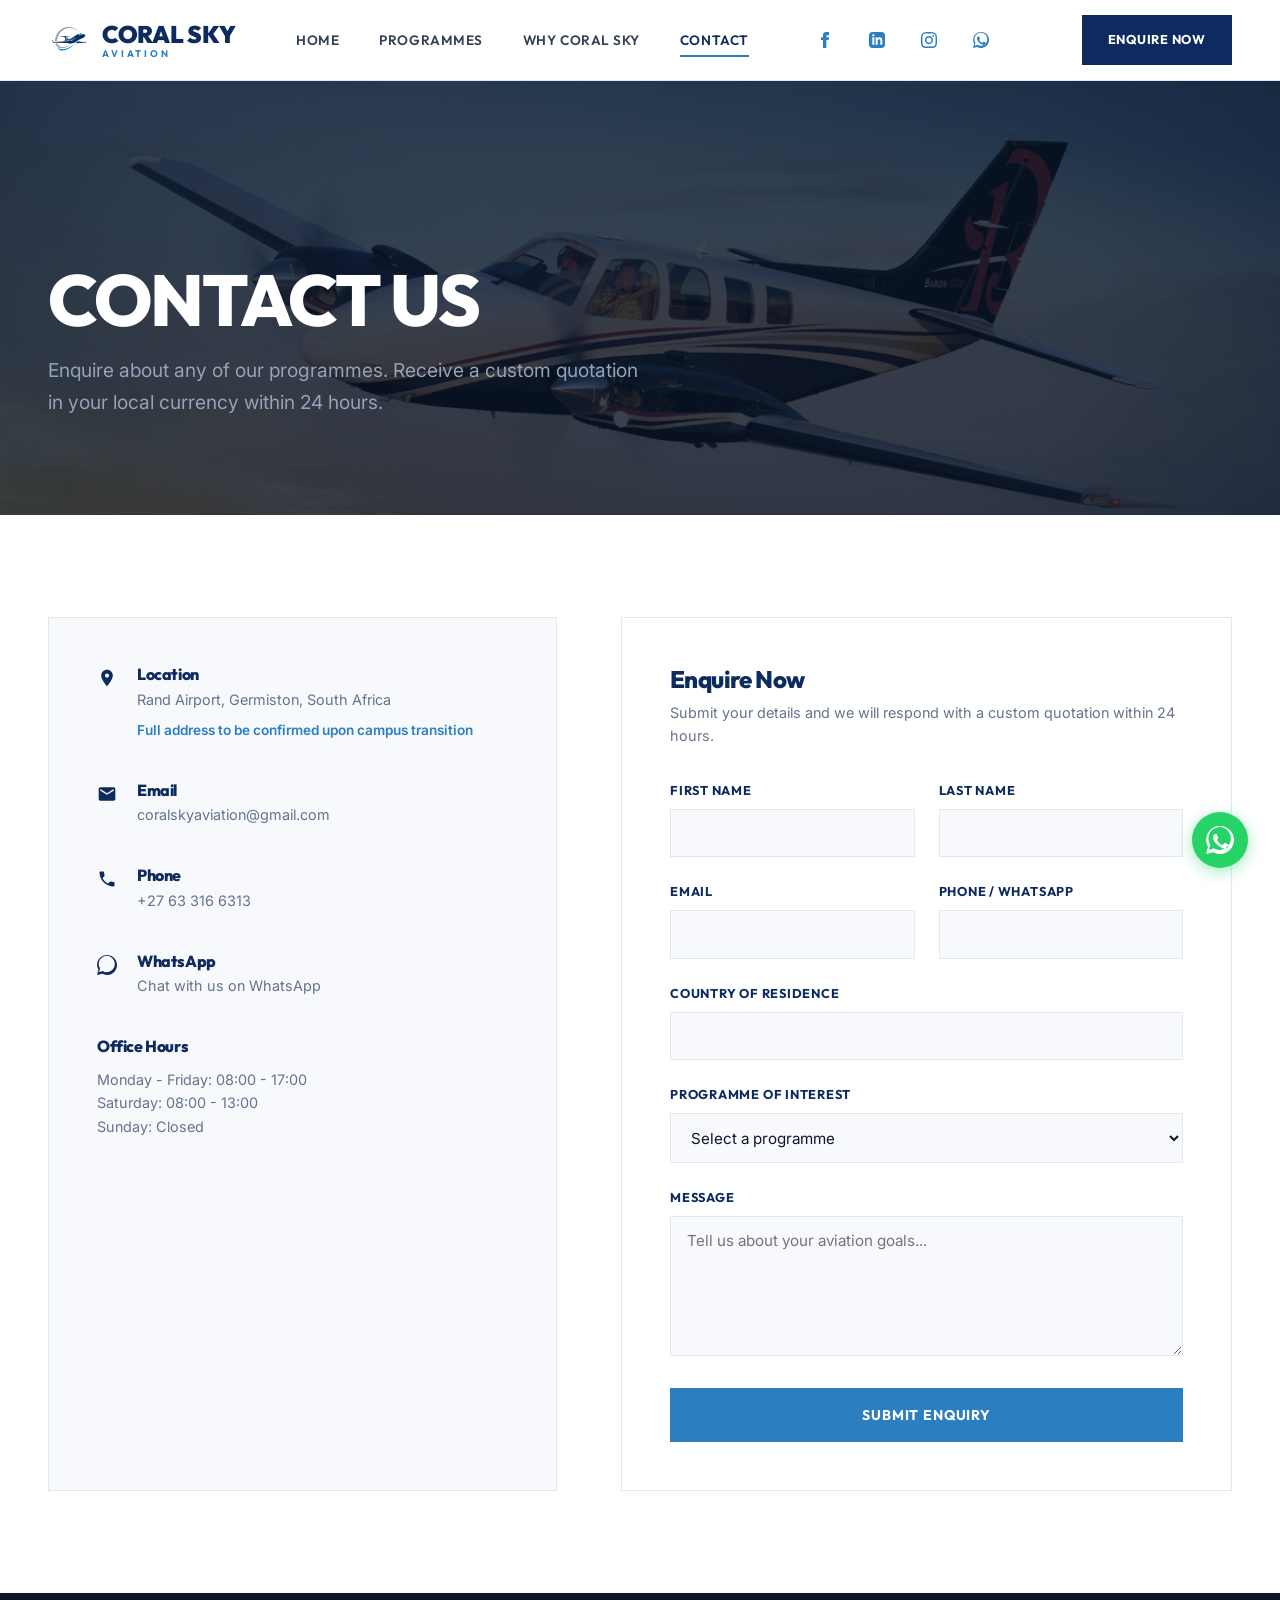
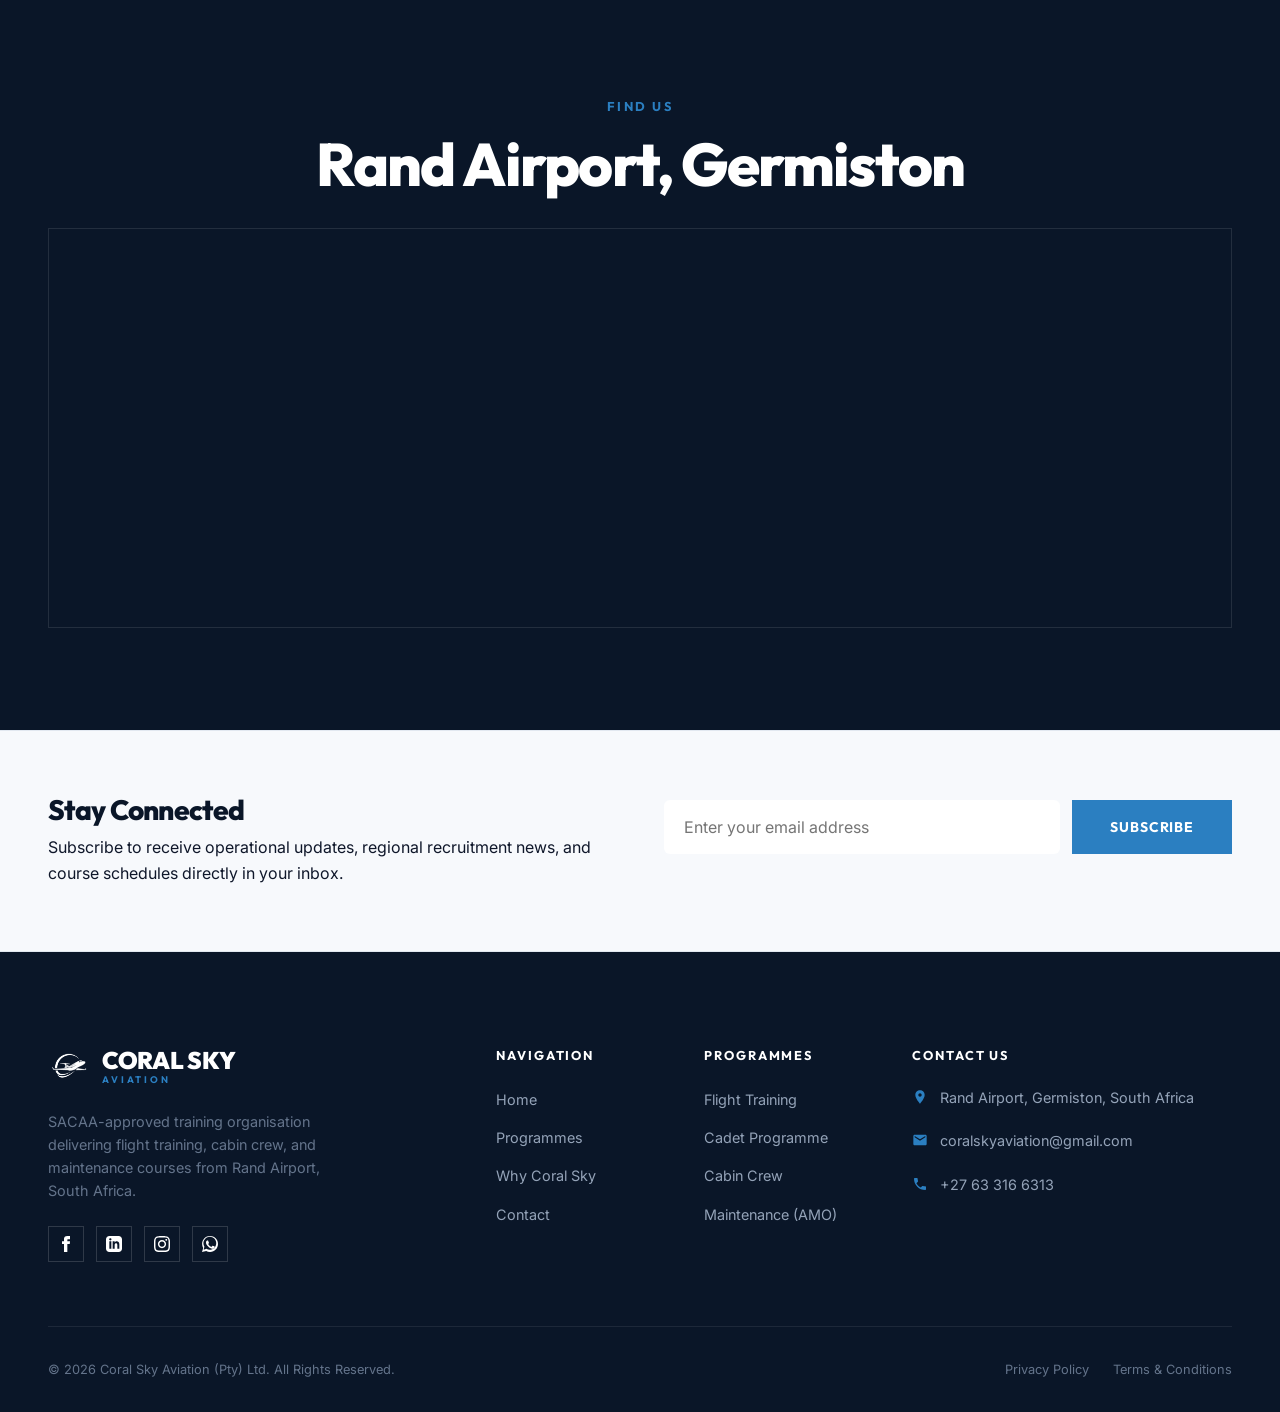
<file: pilot_client_website/site/contact.html>
<!DOCTYPE html>
<html lang="en">
<head>
  <meta charset="UTF-8">
  <meta name="viewport" content="width=device-width, initial-scale=1.0">
  <title>Contact | Coral Sky Aviation</title>
  <meta name="description" content="Contact Coral Sky Aviation at Rand Airport, South Africa. Enquire about flight training, cabin crew courses, and aircraft maintenance programmes.">
  <link rel="stylesheet" href="css/style.css?v=2">
  <link rel="icon" href="images/logo/PHOTO-2026-06-26-21-30-39.jpg" type="image/jpeg">
</head>
<body>

  <!-- WhatsApp Float -->
  <a href="https://wa.me/27633166313" class="whatsapp-float" target="_blank" aria-label="Chat on WhatsApp">
    <svg viewBox="0 0 24 24"><path d="M.057 24l1.687-6.163c-1.041-1.804-1.588-3.849-1.587-5.946C.06 5.348 5.397.01 12.008.01c3.202.001 6.212 1.246 8.477 3.514 2.266 2.268 3.507 5.28 3.505 8.484-.004 6.657-5.34 11.997-11.953 11.997-2.005-.001-3.973-.502-5.724-1.457L0 24zm6.59-4.846c1.6.95 3.188 1.449 4.825 1.451 5.436 0 9.86-4.37 9.864-9.799.002-2.63-1.023-5.101-2.885-6.968C16.588 1.971 14.113.945 11.993.945c-5.447 0-9.873 4.38-9.877 9.808-.002 1.814.497 3.582 1.447 5.158L2.534 20.73l4.113-1.576zM18.66 15.65c-.328-.164-1.944-.957-2.244-1.067-.301-.11-.52-.164-.738.164-.219.328-.848 1.067-1.039 1.286-.192.219-.384.246-.712.082-.328-.164-1.385-.51-2.638-1.627-.975-.87-1.633-1.946-1.825-2.274-.192-.329-.02-.507.144-.67.147-.146.328-.383.493-.574.164-.192.219-.328.328-.547.11-.219.055-.41-.027-.574-.082-.164-.738-1.777-1.011-2.434-.266-.64-.537-.552-.738-.562-.19-.01-.41-.01-.629-.01s-.575.082-.876.41c-.301.328-1.15 1.12-1.15 2.732 0 1.612 1.177 3.167 1.341 3.386.164.219 2.316 3.535 5.609 4.953.784.338 1.396.539 1.874.69.787.25 1.503.214 2.07.129.631-.095 1.944-.793 2.218-1.559.274-.766.274-1.422.192-1.559-.082-.137-.301-.219-.629-.383z"/></svg>
  </a>

  <!-- Header -->
  <header class="site-header">
    <div class="container nav-bar">
      <a href="index.html" class="nav-brand">
        <img src="images/logo/only plane part of logo.png?v=2" alt="Coral Sky Aviation Logo" class="nav-brand-logo">
        <div class="nav-brand-text">Coral Sky<small>Aviation</small></div>
      </a>
      <nav class="nav-links" id="nav-links">
        <a href="index.html">Home</a>
        <a href="programmes.html">Programmes</a>
        <a href="about.html">Why Coral Sky</a>
        <a href="contact.html" class="active">Contact</a>
        <div class="menu-social-mobile">
          <a href="#" class="social-link" aria-label="Facebook"><svg viewBox="0 0 24 24"><path d="M9 8h-3v4h3v12h5v-12h3.642l.358-4h-4v-1.667c0-.955.192-1.333 1.115-1.333h2.885v-5h-3.808c-3.596 0-5.192 1.583-5.192 4.615v3.385z"/></svg></a>
          <a href="#" class="social-link" aria-label="LinkedIn"><svg viewBox="0 0 24 24"><path d="M19 0h-14c-2.761 0-5 2.239-5 5v14c0 2.761 2.239 5 5 5h14c2.762 0 5-2.239 5-5v-14c0-2.761-2.238-5-5-5zm-11 19h-3v-11h3v11zm-1.5-12.268c-.966 0-1.75-.779-1.75-1.75s.784-1.75 1.75-1.75 1.75.779 1.75 1.75-.784 1.75-1.75 1.75zm13.5 12.268h-3v-5.604c0-3.368-4-3.113-4 0v5.604h-3v-11h3v1.765c1.396-2.586 7-2.777 7 2.476v6.759z"/></svg></a>
          <a href="#" class="social-link" aria-label="Instagram"><svg viewBox="0 0 24 24"><path d="M12 2.163c3.204 0 3.584.012 4.85.07 3.252.148 4.771 1.691 4.919 4.919.058 1.265.069 1.645.069 4.849 0 3.205-.012 3.584-.069 4.849-.149 3.225-1.664 4.771-4.919 4.919-1.266.058-1.644.07-4.85.07-3.204 0-3.584-.012-4.849-.07-3.26-.149-4.771-1.699-4.919-4.92-.058-1.265-.07-1.644-.07-4.849 0-3.204.013-3.583.07-4.849.149-3.227 1.664-4.771 4.919-4.919 1.266-.057 1.645-.069 4.849-.069zm0-2c-3.259 0-3.667.014-4.947.072-4.358.2-6.78 2.618-6.98 6.98-.059 1.281-.073 1.689-.073 4.948 0 3.259.014 3.668.072 4.948.2 4.358 2.618 6.78 6.98 6.98 1.281.058 1.689.072 4.948.072 3.259 0 3.668-.014 4.948-.072 4.354-.2 6.782-2.618 6.979-6.98.059-1.28.073-1.689.073-4.948 0-3.259-.014-3.667-.072-4.947-.196-4.354-2.617-6.78-6.979-6.98-1.281-.059-1.69-.073-4.949-.073zm0 5.838c-3.403 0-6.162 2.759-6.162 6.162s2.759 6.163 6.162 6.163 6.162-2.759 6.162-6.163c0-3.403-2.759-6.162-6.162-6.162zm0 10.162c-2.209 0-4-1.79-4-4 0-2.209 1.791-4 4-4s4 1.791 4 4c0 2.21-1.791 4-4 4zm6.406-11.845c-.796 0-1.441.645-1.441 1.44s.645 1.44 1.441 1.44c.795 0 1.439-.645 1.439-1.44s-.644-1.44-1.439-1.44z"/></svg></a>
          <a href="https://wa.me/27633166313" class="social-link" target="_blank" aria-label="WhatsApp"><svg viewBox="0 0 24 24"><path d="M.057 24l1.687-6.163c-1.041-1.804-1.588-3.849-1.587-5.946C.06 5.348 5.397.01 12.008.01c3.202.001 6.212 1.246 8.477 3.514 2.266 2.268 3.507 5.28 3.505 8.484-.004 6.657-5.34 11.997-11.953 11.997-2.005-.001-3.973-.502-5.724-1.457L0 24zm6.59-4.846c1.6.95 3.188 1.449 4.825 1.451 5.436 0 9.86-4.37 9.864-9.799.002-2.63-1.023-5.101-2.885-6.968C16.588 1.971 14.113.945 11.993.945c-5.447 0-9.873 4.38-9.877 9.808-.002 1.814.497 3.582 1.447 5.158L2.534 20.73l4.113-1.576zM18.66 15.65c-.328-.164-1.944-.957-2.244-1.067-.301-.11-.52-.164-.738.164-.219.328-.848 1.067-1.039 1.286-.192.219-.384.246-.712.082-.328-.164-1.385-.51-2.638-1.627-.975-.87-1.633-1.946-1.825-2.274-.192-.329-.02-.507.144-.67.147-.146.328-.383.493-.574.164-.192.219-.328.328-.547.11-.219.055-.41-.027-.574-.082-.164-.738-1.777-1.011-2.434-.266-.64-.537-.552-.738-.562-.19-.01-.41-.01-.629-.01s-.575.082-.876.41c-.301.328-1.15 1.12-1.15 2.732 0 1.612 1.177 3.167 1.341 3.386.164.219 2.316 3.535 5.609 4.953.784.338 1.396.539 1.874.69.787.25 1.503.214 2.07.129.631-.095 1.944-.793 2.218-1.559.274-.766.274-1.422.192-1.559-.082-.137-.301-.219-.629-.383z"/></svg></a>
        </div>
      </nav>
      <div class="header-social-desktop">
        <a href="#" class="social-link" aria-label="Facebook"><svg viewBox="0 0 24 24"><path d="M9 8h-3v4h3v12h5v-12h3.642l.358-4h-4v-1.667c0-.955.192-1.333 1.115-1.333h2.885v-5h-3.808c-3.596 0-5.192 1.583-5.192 4.615v3.385z"/></svg></a>
        <a href="#" class="social-link" aria-label="LinkedIn"><svg viewBox="0 0 24 24"><path d="M19 0h-14c-2.761 0-5 2.239-5 5v14c0 2.761 2.239 5 5 5h14c2.762 0 5-2.239 5-5v-14c0-2.761-2.238-5-5-5zm-11 19h-3v-11h3v11zm-1.5-12.268c-.966 0-1.75-.779-1.75-1.75s.784-1.75 1.75-1.75 1.75.779 1.75 1.75-.784 1.75-1.75 1.75zm13.5 12.268h-3v-5.604c0-3.368-4-3.113-4 0v5.604h-3v-11h3v1.765c1.396-2.586 7-2.777 7 2.476v6.759z"/></svg></a>
        <a href="#" class="social-link" aria-label="Instagram"><svg viewBox="0 0 24 24"><path d="M12 2.163c3.204 0 3.584.012 4.85.07 3.252.148 4.771 1.691 4.919 4.919.058 1.265.069 1.645.069 4.849 0 3.205-.012 3.584-.069 4.849-.149 3.225-1.664 4.771-4.919 4.919-1.266.058-1.644.07-4.85.07-3.204 0-3.584-.012-4.849-.07-3.26-.149-4.771-1.699-4.919-4.92-.058-1.265-.07-1.644-.07-4.849 0-3.204.013-3.583.07-4.849.149-3.227 1.664-4.771 4.919-4.919 1.266-.057 1.645-.069 4.849-.069zm0-2c-3.259 0-3.667.014-4.947.072-4.358.2-6.78 2.618-6.98 6.98-.059 1.281-.073 1.689-.073 4.948 0 3.259.014 3.668.072 4.948.2 4.358 2.618 6.78 6.98 6.98 1.281.058 1.689.072 4.948.072 3.259 0 3.668-.014 4.948-.072 4.354-.2 6.782-2.618 6.979-6.98.059-1.28.073-1.689.073-4.948 0-3.259-.014-3.667-.072-4.947-.196-4.354-2.617-6.78-6.979-6.98-1.281-.059-1.69-.073-4.949-.073zm0 5.838c-3.403 0-6.162 2.759-6.162 6.162s2.759 6.163 6.162 6.163 6.162-2.759 6.162-6.163c0-3.403-2.759-6.162-6.162-6.162zm0 10.162c-2.209 0-4-1.79-4-4 0-2.209 1.791-4 4-4s4 1.791 4 4c0 2.21-1.791 4-4 4zm6.406-11.845c-.796 0-1.441.645-1.441 1.44s.645 1.44 1.441 1.44c.795 0 1.439-.645 1.439-1.44s-.644-1.44-1.439-1.44z"/></svg></a>
        <a href="https://wa.me/27633166313" class="social-link" target="_blank" aria-label="WhatsApp"><svg viewBox="0 0 24 24"><path d="M.057 24l1.687-6.163c-1.041-1.804-1.588-3.849-1.587-5.946C.06 5.348 5.397.01 12.008.01c3.202.001 6.212 1.246 8.477 3.514 2.266 2.268 3.507 5.28 3.505 8.484-.004 6.657-5.34 11.997-11.953 11.997-2.005-.001-3.973-.502-5.724-1.457L0 24zm6.59-4.846c1.6.95 3.188 1.449 4.825 1.451 5.436 0 9.86-4.37 9.864-9.799.002-2.63-1.023-5.101-2.885-6.968C16.588 1.971 14.113.945 11.993.945c-5.447 0-9.873 4.38-9.877 9.808-.002 1.814.497 3.582 1.447 5.158L2.534 20.73l4.113-1.576zM18.66 15.65c-.328-.164-1.944-.957-2.244-1.067-.301-.11-.52-.164-.738.164-.219.328-.848 1.067-1.039 1.286-.192.219-.384.246-.712.082-.328-.164-1.385-.51-2.638-1.627-.975-.87-1.633-1.946-1.825-2.274-.192-.329-.02-.507.144-.67.147-.146.328-.383.493-.574.164-.192.219-.328.328-.547.11-.219.055-.41-.027-.574-.082-.164-.738-1.777-1.011-2.434-.266-.64-.537-.552-.738-.562-.19-.01-.41-.01-.629-.01s-.575.082-.876.41c-.301.328-1.15 1.12-1.15 2.732 0 1.612 1.177 3.167 1.341 3.386.164.219 2.316 3.535 5.609 4.953.784.338 1.396.539 1.874.69.787.25 1.503.214 2.07.129.631-.095 1.944-.793 2.218-1.559.274-.766.274-1.422.192-1.559-.082-.137-.301-.219-.629-.383z"/></svg></a>
      </div>
      <div class="nav-cta"><a href="contact.html" class="btn btn--navy">Enquire Now</a></div>
      <button class="hamburger" id="hamburger" aria-label="Toggle Navigation"><span></span><span></span><span></span></button>
    </div>
  </header>

  <!-- Page Hero -->
  <section class="page-hero">
    <div class="page-hero-bg"><img src="images/multi-engine.png" alt="Multi-Engine Aircraft"></div>
    <div class="container">
      <h1>Contact Us</h1>
      <p>Enquire about any of our programmes. Receive a custom quotation in your local currency within 24 hours.</p>
    </div>
  </section>

  <!-- Contact Section -->
  <section class="section">
    <div class="container">
      <div class="contact-grid">
        <!-- Contact Info -->
        <div class="contact-info-card reveal">
          <div class="contact-info-item">
            <svg viewBox="0 0 24 24"><path d="M12 2C8.13 2 5 5.13 5 9c0 5.25 7 13 7 13s7-7.75 7-13c0-3.87-3.13-7-7-7zm0 9.5c-1.38 0-2.5-1.12-2.5-2.5s1.12-2.5 2.5-2.5 2.5 1.12 2.5 2.5-1.12 2.5-2.5 2.5z"/></svg>
            <div>
              <h4>Location</h4>
              <p>Rand Airport, Germiston, South Africa</p>
              <p style="margin-top: 0.5rem; font-size: 0.85rem; color: var(--sky); font-weight: 600;">Full address to be confirmed upon campus transition</p>
            </div>
          </div>
          <div class="contact-info-item">
            <svg viewBox="0 0 24 24"><path d="M20 4H4c-1.1 0-1.99.9-1.99 2L2 18c0 1.1.9 2 2 2h16c1.1 0 2-.9 2-2V6c0-1.1-.9-2-2-2zm0 4l-8 5-8-5V6l8 5 8-5v2z"/></svg>
            <div>
              <h4>Email</h4>
              <p><a href="mailto:coralskyaviation@gmail.com">coralskyaviation@gmail.com</a></p>
            </div>
          </div>
          <div class="contact-info-item">
            <svg viewBox="0 0 24 24"><path d="M6.62 10.79c1.44 2.83 3.76 5.14 6.59 6.59l2.2-2.2c.27-.27.67-.36 1.02-.24 1.12.37 2.33.57 3.57.57.55 0 1 .45 1 1V20c0 .55-.45 1-1 1-9.39 0-17-7.61-17-17 0-.55.45-1 1-1h3.5c.55 0 1 .45 1 1 0 1.25.2 2.45.57 3.57.11.35.03.74-.25 1.02l-2.2 2.2z"/></svg>
            <div>
              <h4>Phone</h4>
              <p><a href="tel:+27633166313">+27 63 316 6313</a></p>
            </div>
          </div>
          <div class="contact-info-item">
            <svg viewBox="0 0 24 24"><path d="M.057 24l1.687-6.163c-1.041-1.804-1.588-3.849-1.587-5.946C.06 5.348 5.397.01 12.008.01c3.202.001 6.212 1.246 8.477 3.514 2.266 2.268 3.507 5.28 3.505 8.484-.004 6.657-5.34 11.997-11.953 11.997-2.005-.001-3.973-.502-5.724-1.457L0 24zm6.59-4.846c1.6.95 3.188 1.449 4.825 1.451 5.436 0 9.86-4.37 9.864-9.799.002-2.63-1.023-5.101-2.885-6.968C16.588 1.971 14.113.945 11.993.945c-5.447 0-9.873 4.38-9.877 9.808-.002 1.814.497 3.582 1.447 5.158L2.534 20.73l4.113-1.576z"/></svg>
            <div>
              <h4>WhatsApp</h4>
              <p><a href="https://wa.me/27633166313" target="_blank">Chat with us on WhatsApp</a></p>
            </div>
          </div>

          <div style="margin-top: 2rem;">
            <h4 style="margin-bottom: 0.75rem;">Office Hours</h4>
            <p style="color: var(--slate-500); font-size: 0.9rem;">Monday - Friday: 08:00 - 17:00</p>
            <p style="color: var(--slate-500); font-size: 0.9rem;">Saturday: 08:00 - 13:00</p>
            <p style="color: var(--slate-500); font-size: 0.9rem;">Sunday: Closed</p>
          </div>
        </div>

        <!-- Contact Form -->
        <div class="form-card reveal">
          <h3 style="font-size: 1.5rem; margin-bottom: 0.5rem;">Enquire Now</h3>
          <p style="color: var(--slate-500); margin-bottom: 2rem; font-size: 0.9rem;">Submit your details and we will respond with a custom quotation within 24 hours.</p>

          <form id="contact-form">
            <div class="form-row">
              <div class="form-group">
                <label for="first-name">First Name</label>
                <input type="text" id="first-name" name="firstName" required>
              </div>
              <div class="form-group">
                <label for="last-name">Last Name</label>
                <input type="text" id="last-name" name="lastName" required>
              </div>
            </div>
            <div class="form-row">
              <div class="form-group">
                <label for="email">Email</label>
                <input type="email" id="email" name="email" required>
              </div>
              <div class="form-group">
                <label for="phone">Phone / WhatsApp</label>
                <input type="tel" id="phone" name="phone">
              </div>
            </div>
            <div class="form-group">
              <label for="country">Country of Residence</label>
              <input type="text" id="country" name="country">
            </div>
            <div class="form-group">
              <label for="programme">Programme of Interest</label>
              <select id="programme" name="programme">
                <option value="">Select a programme</option>
                <option value="Flight Training (PPL to CPL)">Flight Training (PPL to CPL)</option>
                <option value="Cadet Pilot Programme">Cadet Pilot Programme</option>
                <option value="Cabin Crew Training">Cabin Crew Training</option>
                <option value="AMO Aircraft Maintenance">AMO Aircraft Maintenance</option>
                <option value="General Enquiry">General Enquiry</option>
              </select>
            </div>
            <div class="form-group">
              <label for="message">Message</label>
              <textarea id="message" name="message" placeholder="Tell us about your aviation goals..."></textarea>
            </div>
            <button type="submit" class="btn btn--sky" style="width: 100%;">Submit Enquiry</button>
            <div id="form-status" class="form-status"></div>
          </form>
        </div>
      </div>
    </div>
  </section>

  <!-- Map Section -->
  <section class="section section--dark">
    <div class="container">
      <div class="reveal" style="text-align: center;">
        <span class="section-eyebrow">Find Us</span>
        <h2 class="section-heading" style="margin-bottom: 2rem;">Rand Airport, Germiston</h2>
        <div style="width: 100%; height: 400px; border: 1px solid rgba(255,255,255,0.1); overflow: hidden;">
          <iframe
            src="https://www.google.com/maps/embed?pb=!1m18!1m12!1m3!1d3578.2!2d28.1517!3d-26.2425!2m3!1f0!2f0!3f0!3m2!1i1024!2i768!4f13.1!3m3!1m2!1s0x1e950e3f8b8b8b8b%3A0x0!2sRand+Airport!5e0!3m2!1sen!2sza!4v1!"
            width="100%"
            height="400"
            style="border:0;"
            allowfullscreen=""
            loading="lazy"
            referrerpolicy="no-referrer-when-downgrade"
            title="Rand Airport Location">
          </iframe>
        </div>
      </div>
    </div>
  </section>

  <!-- Newsletter Section -->
  <section class="newsletter-section reveal">
    <div class="container newsletter-grid">
      <div class="newsletter-text">
        <h3>Stay Connected</h3>
        <p>Subscribe to receive operational updates, regional recruitment news, and course schedules directly in your inbox.</p>
      </div>
      <div class="newsletter-form-wrap">
        <form class="newsletter-form" id="newsletter-form">
          <input type="email" name="email" placeholder="Enter your email address" required aria-label="Email Address">
          <button type="submit" class="btn btn--sky">Subscribe</button>
        </form>
        <div id="newsletter-status" class="newsletter-status"></div>
      </div>
    </div>
  </section>

  <!-- Footer -->
  <footer class="site-footer">
    <div class="container">
      <div class="footer-grid">
        <div>
          <a href="index.html" class="nav-brand">
            <img src="images/logo/only plane part of logo.png?v=2" alt="Coral Sky Aviation Logo" class="nav-brand-logo" style="filter: brightness(0) invert(1);">
            <div class="nav-brand-text" style="color: var(--white);">Coral Sky<small style="color: var(--sky);">Aviation</small></div>
          </a>
          <p class="footer-brand-desc">SACAA-approved training organisation delivering flight training, cabin crew, and maintenance courses from Rand Airport, South Africa.</p>
          <div class="footer-social">
            <a href="#" class="social-link" aria-label="Facebook"><svg viewBox="0 0 24 24"><path d="M9 8h-3v4h3v12h5v-12h3.642l.358-4h-4v-1.667c0-.955.192-1.333 1.115-1.333h2.885v-5h-3.808c-3.596 0-5.192 1.583-5.192 4.615v3.385z"/></svg></a>
            <a href="#" class="social-link" aria-label="LinkedIn"><svg viewBox="0 0 24 24"><path d="M19 0h-14c-2.761 0-5 2.239-5 5v14c0 2.761 2.239 5 5 5h14c2.762 0 5-2.239 5-5v-14c0-2.761-2.238-5-5-5zm-11 19h-3v-11h3v11zm-1.5-12.268c-.966 0-1.75-.779-1.75-1.75s.784-1.75 1.75-1.75 1.75.779 1.75 1.75-.784 1.75-1.75 1.75zm13.5 12.268h-3v-5.604c0-3.368-4-3.113-4 0v5.604h-3v-11h3v1.765c1.396-2.586 7-2.777 7 2.476v6.759z"/></svg></a>
            <a href="#" class="social-link" aria-label="Instagram"><svg viewBox="0 0 24 24"><path d="M12 2.163c3.204 0 3.584.012 4.85.07 3.252.148 4.771 1.691 4.919 4.919.058 1.265.069 1.645.069 4.849 0 3.205-.012 3.584-.069 4.849-.149 3.225-1.664 4.771-4.919 4.919-1.266.058-1.644.07-4.85.07-3.204 0-3.584-.012-4.849-.07-3.26-.149-4.771-1.699-4.919-4.92-.058-1.265-.07-1.644-.07-4.849 0-3.204.013-3.583.07-4.849.149-3.227 1.664-4.771 4.919-4.919 1.266-.057 1.645-.069 4.849-.069zm0-2c-3.259 0-3.667.014-4.947.072-4.358.2-6.78 2.618-6.98 6.98-.059 1.281-.073 1.689-.073 4.948 0 3.259.014 3.668.072 4.948.2 4.358 2.618 6.78 6.98 6.98 1.281.058 1.689.072 4.948.072 3.259 0 3.668-.014 4.948-.072 4.354-.2 6.782-2.618 6.979-6.98.059-1.28.073-1.689.073-4.948 0-3.259-.014-3.667-.072-4.947-.196-4.354-2.617-6.78-6.979-6.98-1.281-.059-1.69-.073-4.949-.073zm0 5.838c-3.403 0-6.162 2.759-6.162 6.162s2.759 6.163 6.162 6.163 6.162-2.759 6.162-6.163c0-3.403-2.759-6.162-6.162-6.162zm0 10.162c-2.209 0-4-1.79-4-4 0-2.209 1.791-4 4-4s4 1.791 4 4c0 2.21-1.791 4-4 4zm6.406-11.845c-.796 0-1.441.645-1.441 1.44s.645 1.44 1.441 1.44c.795 0 1.439-.645 1.439-1.44s-.644-1.44-1.439-1.44z"/></svg></a>
            <a href="https://wa.me/27633166313" class="social-link" target="_blank" aria-label="WhatsApp"><svg viewBox="0 0 24 24"><path d="M.057 24l1.687-6.163c-1.041-1.804-1.588-3.849-1.587-5.946C.06 5.348 5.397.01 12.008.01c3.202.001 6.212 1.246 8.477 3.514 2.266 2.268 3.507 5.28 3.505 8.484-.004 6.657-5.34 11.997-11.953 11.997-2.005-.001-3.973-.502-5.724-1.457L0 24zm6.59-4.846c1.6.95 3.188 1.449 4.825 1.451 5.436 0 9.86-4.37 9.864-9.799.002-2.63-1.023-5.101-2.885-6.968C16.588 1.971 14.113.945 11.993.945c-5.447 0-9.873 4.38-9.877 9.808-.002 1.814.497 3.582 1.447 5.158L2.534 20.73l4.113-1.576zM18.66 15.65c-.328-.164-1.944-.957-2.244-1.067-.301-.11-.52-.164-.738.164-.219.328-.848 1.067-1.039 1.286-.192.219-.384.246-.712.082-.328-.164-1.385-.51-2.638-1.627-.975-.87-1.633-1.946-1.825-2.274-.192-.329-.02-.507.144-.67.147-.146.328-.383.493-.574.164-.192.219-.328.328-.547.11-.219.055-.41-.027-.574-.082-.164-.738-1.777-1.011-2.434-.266-.64-.537-.552-.738-.562-.19-.01-.41-.01-.629-.01s-.575.082-.876.41c-.301.328-1.15 1.12-1.15 2.732 0 1.612 1.177 3.167 1.341 3.386.164.219 2.316 3.535 5.609 4.953.784.338 1.396.539 1.874.69.787.25 1.503.214 2.07.129.631-.095 1.944-.793 2.218-1.559.274-.766.274-1.422.192-1.559-.082-.137-.301-.219-.629-.383z"/></svg></a>
          </div>
        </div>

        <div class="footer-col">
          <h4 class="footer-col-title">Navigation</h4>
          <ul>
            <li><a href="index.html">Home</a></li>
            <li><a href="programmes.html">Programmes</a></li>
            <li><a href="about.html">Why Coral Sky</a></li>
            <li><a href="contact.html">Contact</a></li>
          </ul>
        </div>

        <div class="footer-col">
          <h4 class="footer-col-title">Programmes</h4>
          <ul>
            <li><a href="programmes.html#flight-training">Flight Training</a></li>
            <li><a href="programmes.html#cadet-programme">Cadet Programme</a></li>
            <li><a href="programmes.html#cabin-crew">Cabin Crew</a></li>
            <li><a href="programmes.html#aircraft-maintenance">Maintenance (AMO)</a></li>
          </ul>
        </div>

        <div>
          <h4 class="footer-col-title">Contact Us</h4>
          <div class="footer-contact-item">
            <svg viewBox="0 0 24 24"><path d="M12 2C8.13 2 5 5.13 5 9c0 5.25 7 13 7 13s7-7.75 7-13c0-3.87-3.13-7-7-7zm0 9.5c-1.38 0-2.5-1.12-2.5-2.5s1.12-2.5 2.5-2.5 2.5 1.12 2.5 2.5-1.12 2.5-2.5 2.5z"/></svg>
            <span>Rand Airport, Germiston, South Africa</span>
          </div>
          <div class="footer-contact-item">
            <svg viewBox="0 0 24 24"><path d="M20 4H4c-1.1 0-1.99.9-1.99 2L2 18c0 1.1.9 2 2 2h16c1.1 0 2-.9 2-2V6c0-1.1-.9-2-2-2zm0 4l-8 5-8-5V6l8 5 8-5v2z"/></svg>
            <span>coralskyaviation@gmail.com</span>
          </div>
          <div class="footer-contact-item">
            <svg viewBox="0 0 24 24"><path d="M6.62 10.79c1.44 2.83 3.76 5.14 6.59 6.59l2.2-2.2c.27-.27.67-.36 1.02-.24 1.12.37 2.33.57 3.57.57.55 0 1 .45 1 1V20c0 .55-.45 1-1 1-9.39 0-17-7.61-17-17 0-.55.45-1 1-1h3.5c.55 0 1 .45 1 1 0 1.25.2 2.45.57 3.57.11.35.03.74-.25 1.02l-2.2 2.2z"/></svg>
            <span>+27 63 316 6313</span>
          </div>
        </div>
      </div>

      <div class="footer-bottom">
        <p>&copy; 2026 Coral Sky Aviation (Pty) Ltd. All Rights Reserved.</p>
        <div class="footer-legal">
          <a href="privacy.html">Privacy Policy</a>
          <a href="terms.html">Terms &amp; Conditions</a>
        </div>
      </div>
    </div>
  </footer>

  <script src="js/main.js"></script>
</body>
</html>
</file>
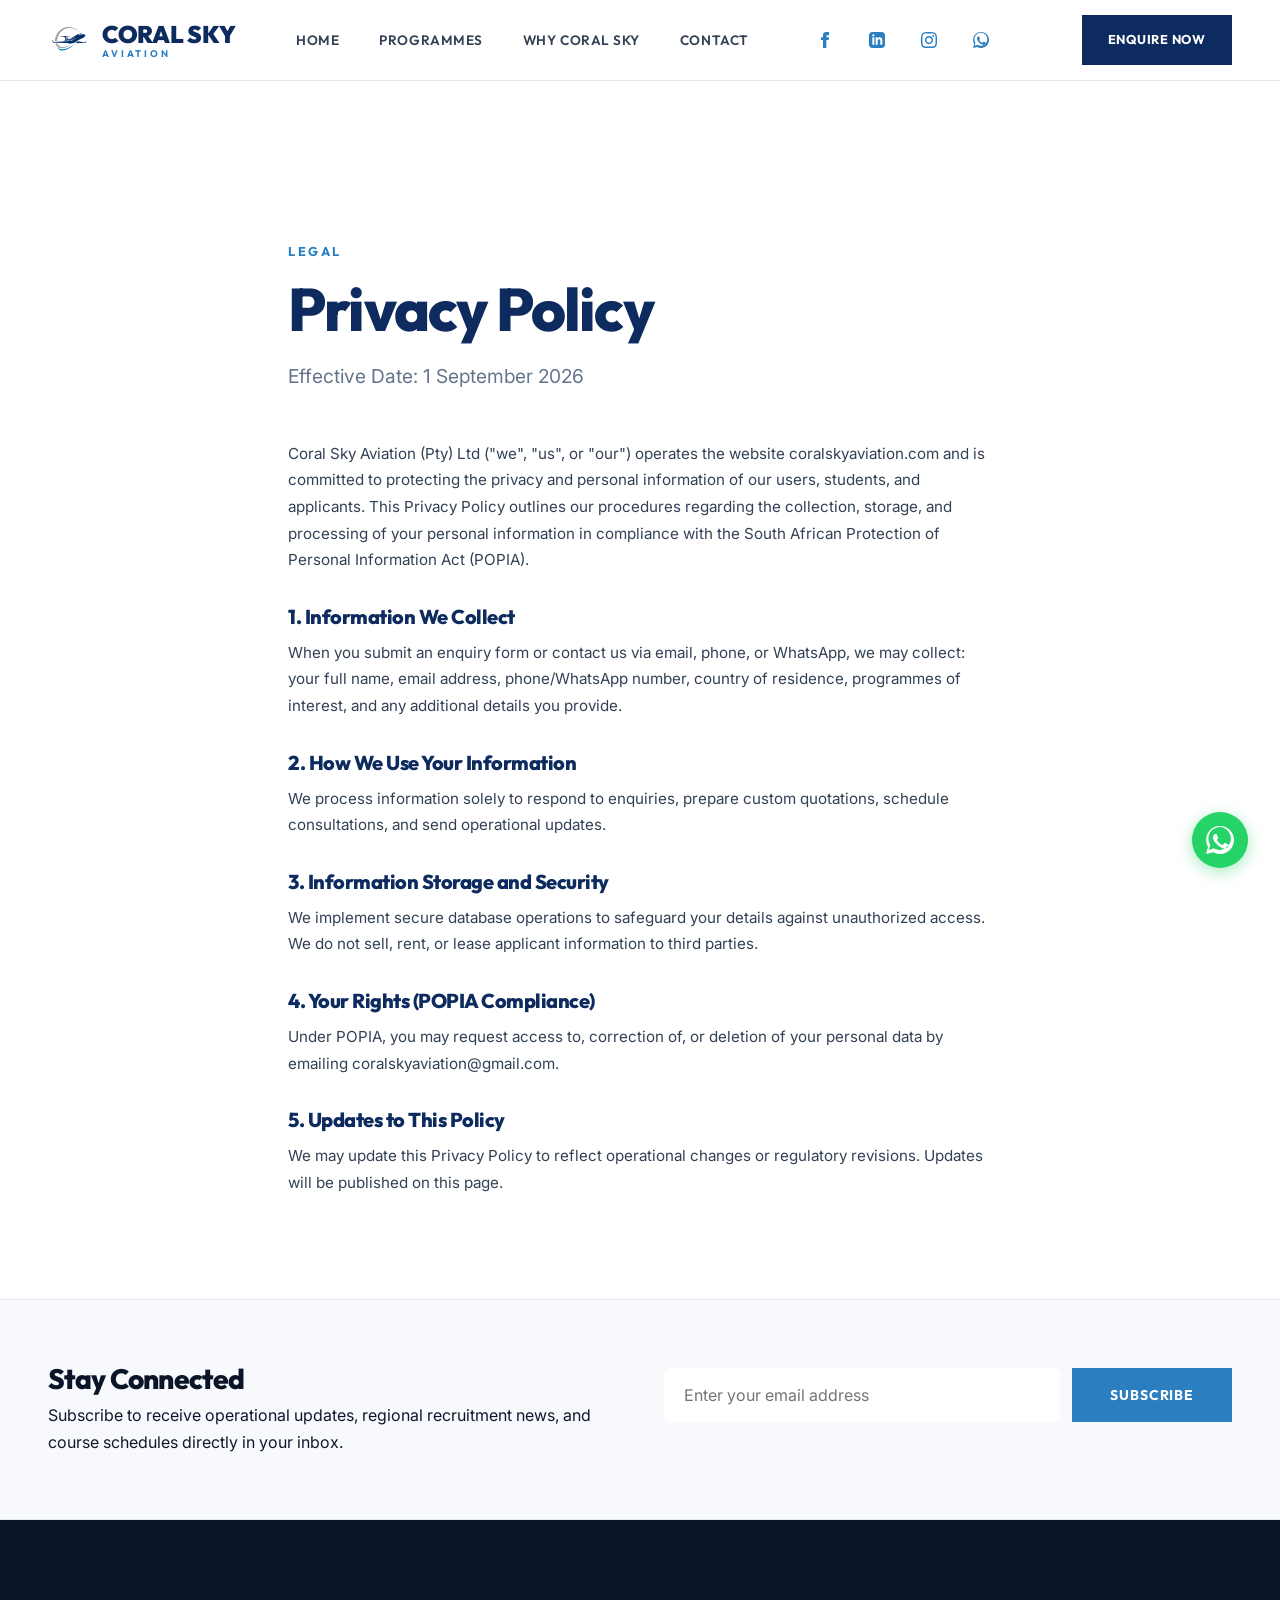
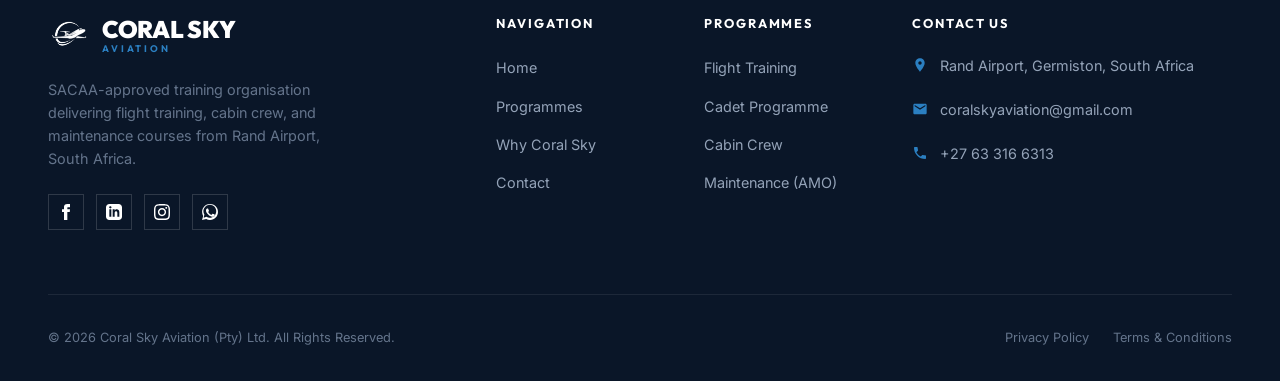
<file: pilot_client_website/site/privacy.html>
<!DOCTYPE html>
<html lang="en">
<head>
  <meta charset="UTF-8">
  <meta name="viewport" content="width=device-width, initial-scale=1.0">
  <title>Privacy Policy | Coral Sky Aviation</title>
  <meta name="description" content="Privacy Policy for Coral Sky Aviation. How we collect, store, and process your personal information in compliance with POPIA.">
  <link rel="stylesheet" href="css/style.css?v=2">
  <link rel="icon" href="images/logo/PHOTO-2026-06-26-21-30-39.jpg" type="image/jpeg">
</head>
<body>

  <!-- WhatsApp Float -->
  <a href="https://wa.me/27633166313" class="whatsapp-float" target="_blank" aria-label="Chat on WhatsApp" id="whatsapp-float">
    <svg viewBox="0 0 24 24"><path d="M.057 24l1.687-6.163c-1.041-1.804-1.588-3.849-1.587-5.946C.06 5.348 5.397.01 12.008.01c3.202.001 6.212 1.246 8.477 3.514 2.266 2.268 3.507 5.28 3.505 8.484-.004 6.657-5.34 11.997-11.953 11.997-2.005-.001-3.973-.502-5.724-1.457L0 24zm6.59-4.846c1.6.95 3.188 1.449 4.825 1.451 5.436 0 9.86-4.37 9.864-9.799.002-2.63-1.023-5.101-2.885-6.968C16.588 1.971 14.113.945 11.993.945c-5.447 0-9.873 4.38-9.877 9.808-.002 1.814.497 3.582 1.447 5.158L2.534 20.73l4.113-1.576zM18.66 15.65c-.328-.164-1.944-.957-2.244-1.067-.301-.11-.52-.164-.738.164-.219.328-.848 1.067-1.039 1.286-.192.219-.384.246-.712.082-.328-.164-1.385-.51-2.638-1.627-.975-.87-1.633-1.946-1.825-2.274-.192-.329-.02-.507.144-.67.147-.146.328-.383.493-.574.164-.192.219-.328.328-.547.11-.219.055-.41-.027-.574-.082-.164-.738-1.777-1.011-2.434-.266-.64-.537-.552-.738-.562-.19-.01-.41-.01-.629-.01s-.575.082-.876.41c-.301.328-1.15 1.12-1.15 2.732 0 1.612 1.177 3.167 1.341 3.386.164.219 2.316 3.535 5.609 4.953.784.338 1.396.539 1.874.69.787.25 1.503.214 2.07.129.631-.095 1.944-.793 2.218-1.559.274-.766.274-1.422.192-1.559-.082-.137-.301-.219-.629-.383z"/></svg>
  </a>

  <header class="site-header">
    <div class="container nav-bar">
      <a href="index.html" class="nav-brand">
        <img src="images/logo/only plane part of logo.png?v=2" alt="Coral Sky Aviation Logo" class="nav-brand-logo">
        <div class="nav-brand-text">Coral Sky<small>Aviation</small></div>
      </a>
      <nav class="nav-links" id="nav-links">
        <a href="index.html">Home</a>
        <a href="programmes.html">Programmes</a>
        <a href="about.html">Why Coral Sky</a>
        <a href="contact.html">Contact</a>
        <div class="menu-social-mobile">
          <a href="#" class="social-link" aria-label="Facebook"><svg viewBox="0 0 24 24"><path d="M9 8h-3v4h3v12h5v-12h3.642l.358-4h-4v-1.667c0-.955.192-1.333 1.115-1.333h2.885v-5h-3.808c-3.596 0-5.192 1.583-5.192 4.615v3.385z"/></svg></a>
          <a href="#" class="social-link" aria-label="LinkedIn"><svg viewBox="0 0 24 24"><path d="M19 0h-14c-2.761 0-5 2.239-5 5v14c0 2.761 2.239 5 5 5h14c2.762 0 5-2.239 5-5v-14c0-2.761-2.238-5-5-5zm-11 19h-3v-11h3v11zm-1.5-12.268c-.966 0-1.75-.779-1.75-1.75s.784-1.75 1.75-1.75 1.75.779 1.75 1.75-.784 1.75-1.75 1.75zm13.5 12.268h-3v-5.604c0-3.368-4-3.113-4 0v5.604h-3v-11h3v1.765c1.396-2.586 7-2.777 7 2.476v6.759z"/></svg></a>
          <a href="#" class="social-link" aria-label="Instagram"><svg viewBox="0 0 24 24"><path d="M12 2.163c3.204 0 3.584.012 4.85.07 3.252.148 4.771 1.691 4.919 4.919.058 1.265.069 1.645.069 4.849 0 3.205-.012 3.584-.069 4.849-.149 3.225-1.664 4.771-4.919 4.919-1.266.058-1.644.07-4.85.07-3.204 0-3.584-.012-4.849-.07-3.26-.149-4.771-1.699-4.919-4.92-.058-1.265-.07-1.644-.07-4.849 0-3.204.013-3.583.07-4.849.149-3.227 1.664-4.771 4.919-4.919 1.266-.057 1.645-.069 4.849-.069zm0-2c-3.259 0-3.667.014-4.947.072-4.358.2-6.78 2.618-6.98 6.98-.059 1.281-.073 1.689-.073 4.948 0 3.259.014 3.668.072 4.948.2 4.358 2.618 6.78 6.98 6.98 1.281.058 1.689.072 4.948.072 3.259 0 3.668-.014 4.948-.072 4.354-.2 6.782-2.618 6.979-6.98.059-1.28.073-1.689.073-4.948 0-3.259-.014-3.667-.072-4.947-.196-4.354-2.617-6.78-6.979-6.98-1.281-.059-1.69-.073-4.949-.073zm0 5.838c-3.403 0-6.162 2.759-6.162 6.162s2.759 6.163 6.162 6.163 6.162-2.759 6.162-6.163c0-3.403-2.759-6.162-6.162-6.162zm0 10.162c-2.209 0-4-1.79-4-4 0-2.209 1.791-4 4-4s4 1.791 4 4c0 2.21-1.791 4-4 4zm6.406-11.845c-.796 0-1.441.645-1.441 1.44s.645 1.44 1.441 1.44c.795 0 1.439-.645 1.439-1.44s-.644-1.44-1.439-1.44z"/></svg></a>
          <a href="https://wa.me/27633166313" class="social-link" target="_blank" aria-label="WhatsApp"><svg viewBox="0 0 24 24"><path d="M.057 24l1.687-6.163c-1.041-1.804-1.588-3.849-1.587-5.946C.06 5.348 5.397.01 12.008.01c3.202.001 6.212 1.246 8.477 3.514 2.266 2.268 3.507 5.28 3.505 8.484-.004 6.657-5.34 11.997-11.953 11.997-2.005-.001-3.973-.502-5.724-1.457L0 24zm6.59-4.846c1.6.95 3.188 1.449 4.825 1.451 5.436 0 9.86-4.37 9.864-9.799.002-2.63-1.023-5.101-2.885-6.968C16.588 1.971 14.113.945 11.993.945c-5.447 0-9.873 4.38-9.877 9.808-.002 1.814.497 3.582 1.447 5.158L2.534 20.73l4.113-1.576zM18.66 15.65c-.328-.164-1.944-.957-2.244-1.067-.301-.11-.52-.164-.738.164-.219.328-.848 1.067-1.039 1.286-.192.219-.384.246-.712.082-.328-.164-1.385-.51-2.638-1.627-.975-.87-1.633-1.946-1.825-2.274-.192-.329-.02-.507.144-.67.147-.146.328-.383.493-.574.164-.192.219-.328.328-.547.11-.219.055-.41-.027-.574-.082-.164-.738-1.777-1.011-2.434-.266-.64-.537-.552-.738-.562-.19-.01-.41-.01-.629-.01s-.575.082-.876.41c-.301.328-1.15 1.12-1.15 2.732 0 1.612 1.177 3.167 1.341 3.386.164.219 2.316 3.535 5.609 4.953.784.338 1.396.539 1.874.69.787.25 1.503.214 2.07.129.631-.095 1.944-.793 2.218-1.559.274-.766.274-1.422.192-1.559-.082-.137-.301-.219-.629-.383z"/></svg></a>
        </div>
      </nav>
      <div class="header-social-desktop">
        <a href="#" class="social-link" aria-label="Facebook"><svg viewBox="0 0 24 24"><path d="M9 8h-3v4h3v12h5v-12h3.642l.358-4h-4v-1.667c0-.955.192-1.333 1.115-1.333h2.885v-5h-3.808c-3.596 0-5.192 1.583-5.192 4.615v3.385z"/></svg></a>
        <a href="#" class="social-link" aria-label="LinkedIn"><svg viewBox="0 0 24 24"><path d="M19 0h-14c-2.761 0-5 2.239-5 5v14c0 2.761 2.239 5 5 5h14c2.762 0 5-2.239 5-5v-14c0-2.761-2.238-5-5-5zm-11 19h-3v-11h3v11zm-1.5-12.268c-.966 0-1.75-.779-1.75-1.75s.784-1.75 1.75-1.75 1.75.779 1.75 1.75-.784 1.75-1.75 1.75zm13.5 12.268h-3v-5.604c0-3.368-4-3.113-4 0v5.604h-3v-11h3v1.765c1.396-2.586 7-2.777 7 2.476v6.759z"/></svg></a>
        <a href="#" class="social-link" aria-label="Instagram"><svg viewBox="0 0 24 24"><path d="M12 2.163c3.204 0 3.584.012 4.85.07 3.252.148 4.771 1.691 4.919 4.919.058 1.265.069 1.645.069 4.849 0 3.205-.012 3.584-.069 4.849-.149 3.225-1.664 4.771-4.919 4.919-1.266.058-1.644.07-4.85.07-3.204 0-3.584-.012-4.849-.07-3.26-.149-4.771-1.699-4.919-4.92-.058-1.265-.07-1.644-.07-4.849 0-3.204.013-3.583.07-4.849.149-3.227 1.664-4.771 4.919-4.919 1.266-.057 1.645-.069 4.849-.069zm0-2c-3.259 0-3.667.014-4.947.072-4.358.2-6.78 2.618-6.98 6.98-.059 1.281-.073 1.689-.073 4.948 0 3.259.014 3.668.072 4.948.2 4.358 2.618 6.78 6.98 6.98 1.281.058 1.689.072 4.948.072 3.259 0 3.668-.014 4.948-.072 4.354-.2 6.782-2.618 6.979-6.98.059-1.28.073-1.689.073-4.948 0-3.259-.014-3.667-.072-4.947-.196-4.354-2.617-6.78-6.979-6.98-1.281-.059-1.69-.073-4.949-.073zm0 5.838c-3.403 0-6.162 2.759-6.162 6.162s2.759 6.163 6.162 6.163 6.162-2.759 6.162-6.163c0-3.403-2.759-6.162-6.162-6.162zm0 10.162c-2.209 0-4-1.79-4-4 0-2.209 1.791-4 4-4s4 1.791 4 4c0 2.21-1.791 4-4 4zm6.406-11.845c-.796 0-1.441.645-1.441 1.44s.645 1.44 1.441 1.44c.795 0 1.439-.645 1.439-1.44s-.644-1.44-1.439-1.44z"/></svg></a>
        <a href="https://wa.me/27633166313" class="social-link" target="_blank" aria-label="WhatsApp"><svg viewBox="0 0 24 24"><path d="M.057 24l1.687-6.163c-1.041-1.804-1.588-3.849-1.587-5.946C.06 5.348 5.397.01 12.008.01c3.202.001 6.212 1.246 8.477 3.514 2.266 2.268 3.507 5.28 3.505 8.484-.004 6.657-5.34 11.997-11.953 11.997-2.005-.001-3.973-.502-5.724-1.457L0 24zm6.59-4.846c1.6.95 3.188 1.449 4.825 1.451 5.436 0 9.86-4.37 9.864-9.799.002-2.63-1.023-5.101-2.885-6.968C16.588 1.971 14.113.945 11.993.945c-5.447 0-9.873 4.38-9.877 9.808-.002 1.814.497 3.582 1.447 5.158L2.534 20.73l4.113-1.576zM18.66 15.65c-.328-.164-1.944-.957-2.244-1.067-.301-.11-.52-.164-.738.164-.219.328-.848 1.067-1.039 1.286-.192.219-.384.246-.712.082-.328-.164-1.385-.51-2.638-1.627-.975-.87-1.633-1.946-1.825-2.274-.192-.329-.02-.507.144-.67.147-.146.328-.383.493-.574.164-.192.219-.328.328-.547.11-.219.055-.41-.027-.574-.082-.164-.738-1.777-1.011-2.434-.266-.64-.537-.552-.738-.562-.19-.01-.41-.01-.629-.01s-.575.082-.876.41c-.301.328-1.15 1.12-1.15 2.732 0 1.612 1.177 3.167 1.341 3.386.164.219 2.316 3.535 5.609 4.953.784.338 1.396.539 1.874.69.787.25 1.503.214 2.07.129.631-.095 1.944-.793 2.218-1.559.274-.766.274-1.422.192-1.559-.082-.137-.301-.219-.629-.383z"/></svg></a>
      </div>
      <div class="nav-cta"><a href="contact.html" class="btn btn--navy">Enquire Now</a></div>
      <button class="hamburger" id="hamburger" aria-label="Toggle Navigation"><span></span><span></span><span></span></button>
    </div>
  </header>

  <section class="section" style="padding-top: 10rem;">
    <div class="container reveal" style="max-width: 800px;">
      <span class="section-eyebrow">Legal</span>
      <h1 class="section-heading">Privacy Policy</h1>
      <p class="section-lead" style="margin-bottom: 3rem;">Effective Date: 1 September 2026</p>

      <div style="color: var(--slate-700); font-size: 0.95rem; line-height: 1.75;">
        <p style="margin-bottom: 1.5rem;">Coral Sky Aviation (Pty) Ltd ("we", "us", or "our") operates the website coralskyaviation.com and is committed to protecting the privacy and personal information of our users, students, and applicants. This Privacy Policy outlines our procedures regarding the collection, storage, and processing of your personal information in compliance with the South African Protection of Personal Information Act (POPIA).</p>

        <h2 style="font-size: 1.25rem; margin: 2rem 0 0.75rem;">1. Information We Collect</h2>
        <p>When you submit an enquiry form or contact us via email, phone, or WhatsApp, we may collect: your full name, email address, phone/WhatsApp number, country of residence, programmes of interest, and any additional details you provide.</p>

        <h2 style="font-size: 1.25rem; margin: 2rem 0 0.75rem;">2. How We Use Your Information</h2>
        <p>We process information solely to respond to enquiries, prepare custom quotations, schedule consultations, and send operational updates.</p>

        <h2 style="font-size: 1.25rem; margin: 2rem 0 0.75rem;">3. Information Storage and Security</h2>
        <p>We implement secure database operations to safeguard your details against unauthorized access. We do not sell, rent, or lease applicant information to third parties.</p>

        <h2 style="font-size: 1.25rem; margin: 2rem 0 0.75rem;">4. Your Rights (POPIA Compliance)</h2>
        <p>Under POPIA, you may request access to, correction of, or deletion of your personal data by emailing coralskyaviation@gmail.com.</p>

        <h2 style="font-size: 1.25rem; margin: 2rem 0 0.75rem;">5. Updates to This Policy</h2>
        <p>We may update this Privacy Policy to reflect operational changes or regulatory revisions. Updates will be published on this page.</p>
      </div>
    </div>
  </section>

  <!-- Newsletter Section -->
  <section class="newsletter-section reveal">
    <div class="container newsletter-grid">
      <div class="newsletter-text">
        <h3>Stay Connected</h3>
        <p>Subscribe to receive operational updates, regional recruitment news, and course schedules directly in your inbox.</p>
      </div>
      <div class="newsletter-form-wrap">
        <form class="newsletter-form" id="newsletter-form">
          <input type="email" name="email" placeholder="Enter your email address" required aria-label="Email Address">
          <button type="submit" class="btn btn--sky">Subscribe</button>
        </form>
        <div id="newsletter-status" class="newsletter-status"></div>
      </div>
    </div>
  </section>

  <!-- Footer -->
  <footer class="site-footer">
    <div class="container">
      <div class="footer-grid">
        <div>
          <a href="index.html" class="nav-brand">
            <img src="images/logo/only plane part of logo.png?v=2" alt="Coral Sky Aviation Logo" class="nav-brand-logo" style="filter: brightness(0) invert(1);">
            <div class="nav-brand-text" style="color: var(--white);">Coral Sky<small style="color: var(--sky);">Aviation</small></div>
          </a>
          <p class="footer-brand-desc">SACAA-approved training organisation delivering flight training, cabin crew, and maintenance courses from Rand Airport, South Africa.</p>
          <div class="footer-social">
            <a href="#" class="social-link" aria-label="Facebook"><svg viewBox="0 0 24 24"><path d="M9 8h-3v4h3v12h5v-12h3.642l.358-4h-4v-1.667c0-.955.192-1.333 1.115-1.333h2.885v-5h-3.808c-3.596 0-5.192 1.583-5.192 4.615v3.385z"/></svg></a>
            <a href="#" class="social-link" aria-label="LinkedIn"><svg viewBox="0 0 24 24"><path d="M19 0h-14c-2.761 0-5 2.239-5 5v14c0 2.761 2.239 5 5 5h14c2.762 0 5-2.239 5-5v-14c0-2.761-2.238-5-5-5zm-11 19h-3v-11h3v11zm-1.5-12.268c-.966 0-1.75-.779-1.75-1.75s.784-1.75 1.75-1.75 1.75.779 1.75 1.75-.784 1.75-1.75 1.75zm13.5 12.268h-3v-5.604c0-3.368-4-3.113-4 0v5.604h-3v-11h3v1.765c1.396-2.586 7-2.777 7 2.476v6.759z"/></svg></a>
            <a href="#" class="social-link" aria-label="Instagram"><svg viewBox="0 0 24 24"><path d="M12 2.163c3.204 0 3.584.012 4.85.07 3.252.148 4.771 1.691 4.919 4.919.058 1.265.069 1.645.069 4.849 0 3.205-.012 3.584-.069 4.849-.149 3.225-1.664 4.771-4.919 4.919-1.266.058-1.644.07-4.85.07-3.204 0-3.584-.012-4.849-.07-3.26-.149-4.771-1.699-4.919-4.92-.058-1.265-.07-1.644-.07-4.849 0-3.204.013-3.583.07-4.849.149-3.227 1.664-4.771 4.919-4.919 1.266-.057 1.645-.069 4.849-.069zm0-2c-3.259 0-3.667.014-4.947.072-4.358.2-6.78 2.618-6.98 6.98-.059 1.281-.073 1.689-.073 4.948 0 3.259.014 3.668.072 4.948.2 4.358 2.618 6.78 6.98 6.98 1.281.058 1.689.072 4.948.072 3.259 0 3.668-.014 4.948-.072 4.354-.2 6.782-2.618 6.979-6.98.059-1.28.073-1.689.073-4.948 0-3.259-.014-3.667-.072-4.947-.196-4.354-2.617-6.78-6.979-6.98-1.281-.059-1.69-.073-4.949-.073zm0 5.838c-3.403 0-6.162 2.759-6.162 6.162s2.759 6.163 6.162 6.163 6.162-2.759 6.162-6.163c0-3.403-2.759-6.162-6.162-6.162zm0 10.162c-2.209 0-4-1.79-4-4 0-2.209 1.791-4 4-4s4 1.791 4 4c0 2.21-1.791 4-4 4zm6.406-11.845c-.796 0-1.441.645-1.441 1.44s.645 1.44 1.441 1.44c.795 0 1.439-.645 1.439-1.44s-.644-1.44-1.439-1.44z"/></svg></a>
            <a href="https://wa.me/27633166313" class="social-link" target="_blank" aria-label="WhatsApp"><svg viewBox="0 0 24 24"><path d="M.057 24l1.687-6.163c-1.041-1.804-1.588-3.849-1.587-5.946C.06 5.348 5.397.01 12.008.01c3.202.001 6.212 1.246 8.477 3.514 2.266 2.268 3.507 5.28 3.505 8.484-.004 6.657-5.34 11.997-11.953 11.997-2.005-.001-3.973-.502-5.724-1.457L0 24zm6.59-4.846c1.6.95 3.188 1.449 4.825 1.451 5.436 0 9.86-4.37 9.864-9.799.002-2.63-1.023-5.101-2.885-6.968C16.588 1.971 14.113.945 11.993.945c-5.447 0-9.873 4.38-9.877 9.808-.002 1.814.497 3.582 1.447 5.158L2.534 20.73l4.113-1.576zM18.66 15.65c-.328-.164-1.944-.957-2.244-1.067-.301-.11-.52-.164-.738.164-.219.328-.848 1.067-1.039 1.286-.192.219-.384.246-.712.082-.328-.164-1.385-.51-2.638-1.627-.975-.87-1.633-1.946-1.825-2.274-.192-.329-.02-.507.144-.67.147-.146.328-.383.493-.574.164-.192.219-.328.328-.547.11-.219.055-.41-.027-.574-.082-.164-.738-1.777-1.011-2.434-.266-.64-.537-.552-.738-.562-.19-.01-.41-.01-.629-.01s-.575.082-.876.41c-.301.328-1.15 1.12-1.15 2.732 0 1.612 1.177 3.167 1.341 3.386.164.219 2.316 3.535 5.609 4.953.784.338 1.396.539 1.874.69.787.25 1.503.214 2.07.129.631-.095 1.944-.793 2.218-1.559.274-.766.274-1.422.192-1.559-.082-.137-.301-.219-.629-.383z"/></svg></a>
          </div>
        </div>

        <div class="footer-col">
          <h4 class="footer-col-title">Navigation</h4>
          <ul>
            <li><a href="index.html">Home</a></li>
            <li><a href="programmes.html">Programmes</a></li>
            <li><a href="about.html">Why Coral Sky</a></li>
            <li><a href="contact.html">Contact</a></li>
          </ul>
        </div>

        <div class="footer-col">
          <h4 class="footer-col-title">Programmes</h4>
          <ul>
            <li><a href="programmes.html#flight-training">Flight Training</a></li>
            <li><a href="programmes.html#cadet-programme">Cadet Programme</a></li>
            <li><a href="programmes.html#cabin-crew">Cabin Crew</a></li>
            <li><a href="programmes.html#aircraft-maintenance">Maintenance (AMO)</a></li>
          </ul>
        </div>

        <div>
          <h4 class="footer-col-title">Contact Us</h4>
          <div class="footer-contact-item">
            <svg viewBox="0 0 24 24"><path d="M12 2C8.13 2 5 5.13 5 9c0 5.25 7 13 7 13s7-7.75 7-13c0-3.87-3.13-7-7-7zm0 9.5c-1.38 0-2.5-1.12-2.5-2.5s1.12-2.5 2.5-2.5 2.5 1.12 2.5 2.5-1.12 2.5-2.5 2.5z"/></svg>
            <span>Rand Airport, Germiston, South Africa</span>
          </div>
          <div class="footer-contact-item">
            <svg viewBox="0 0 24 24"><path d="M20 4H4c-1.1 0-1.99.9-1.99 2L2 18c0 1.1.9 2 2 2h16c1.1 0 2-.9 2-2V6c0-1.1-.9-2-2-2zm0 4l-8 5-8-5V6l8 5 8-5v2z"/></svg>
            <span>coralskyaviation@gmail.com</span>
          </div>
          <div class="footer-contact-item">
            <svg viewBox="0 0 24 24"><path d="M6.62 10.79c1.44 2.83 3.76 5.14 6.59 6.59l2.2-2.2c.27-.27.67-.36 1.02-.24 1.12.37 2.33.57 3.57.57.55 0 1 .45 1 1V20c0 .55-.45 1-1 1-9.39 0-17-7.61-17-17 0-.55.45-1 1-1h3.5c.55 0 1 .45 1 1 0 1.25.2 2.45.57 3.57.11.35.03.74-.25 1.02l-2.2 2.2z"/></svg>
            <span>+27 63 316 6313</span>
          </div>
        </div>
      </div>

      <div class="footer-bottom">
        <p>&copy; 2026 Coral Sky Aviation (Pty) Ltd. All Rights Reserved.</p>
        <div class="footer-legal">
          <a href="privacy.html">Privacy Policy</a>
          <a href="terms.html">Terms &amp; Conditions</a>
        </div>
      </div>
    </div>
  </footer>

  <script src="js/main.js"></script>
</body>
</html>
</file>
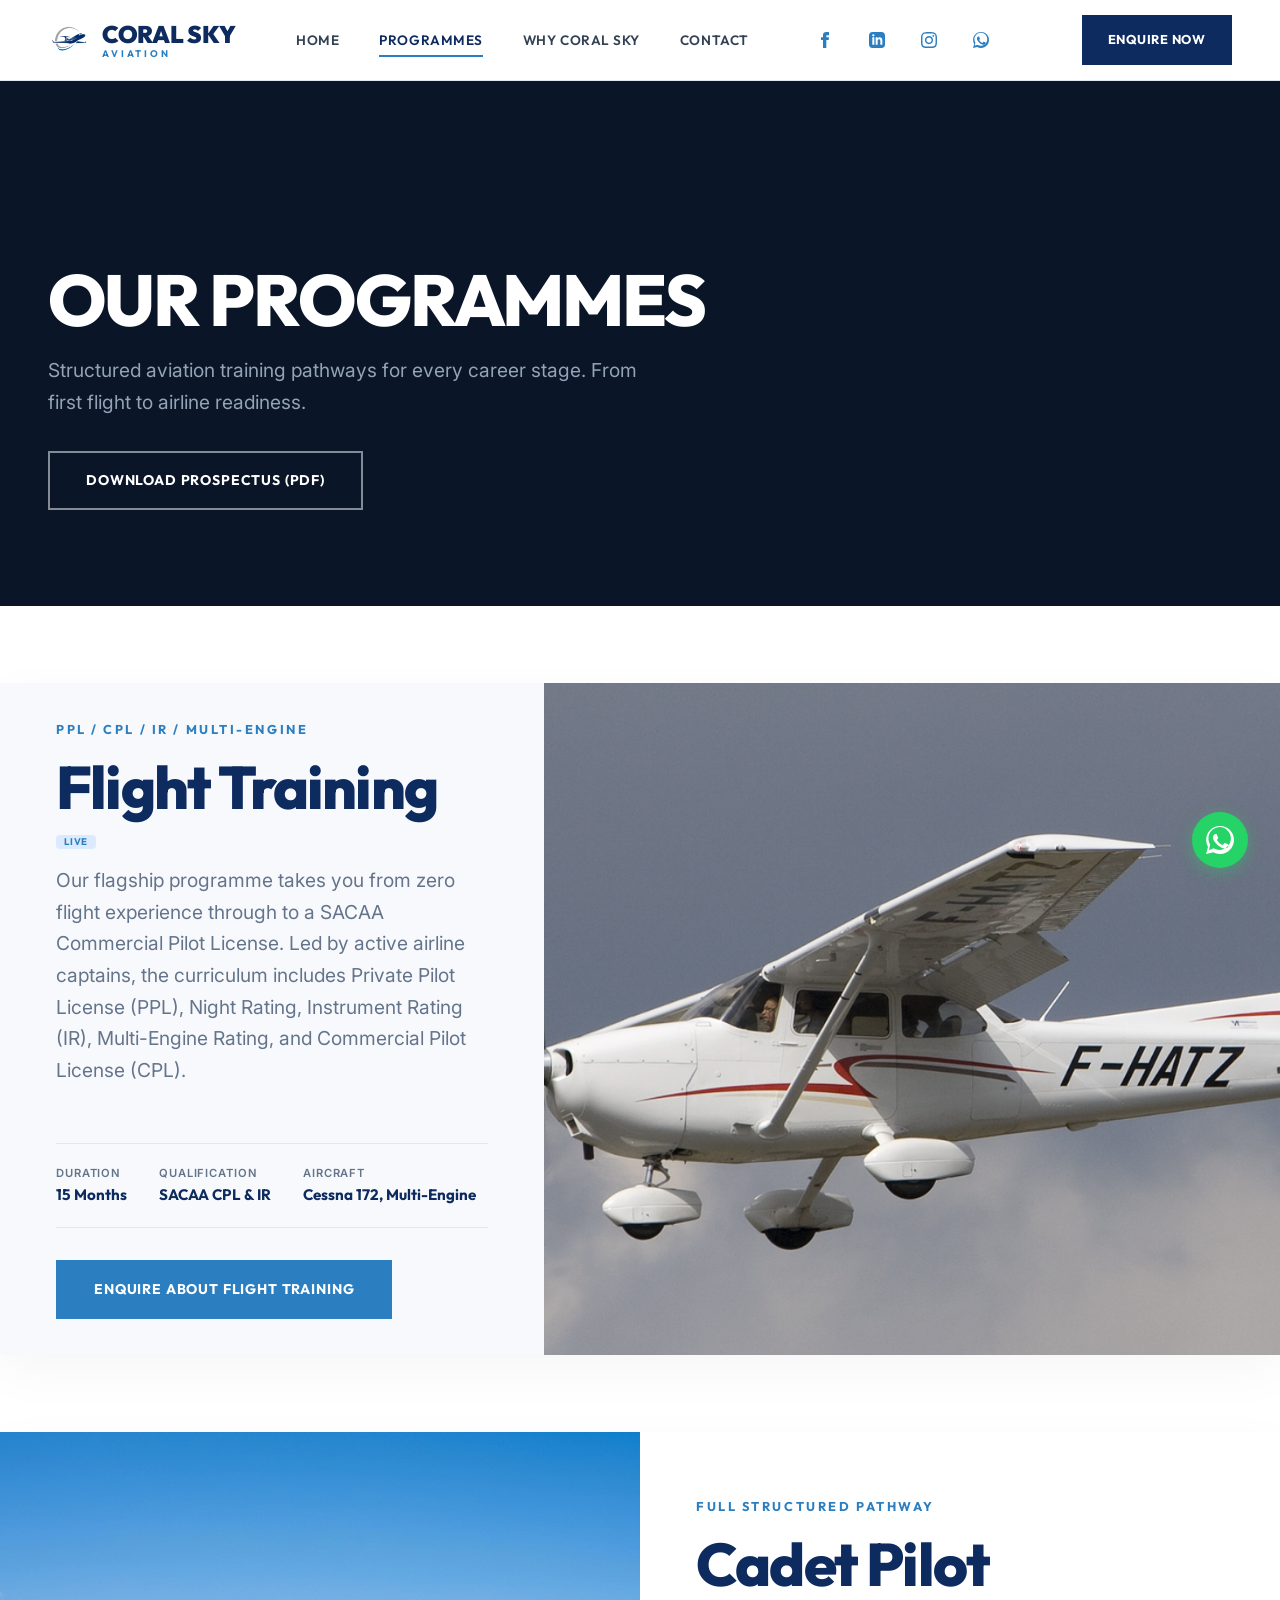
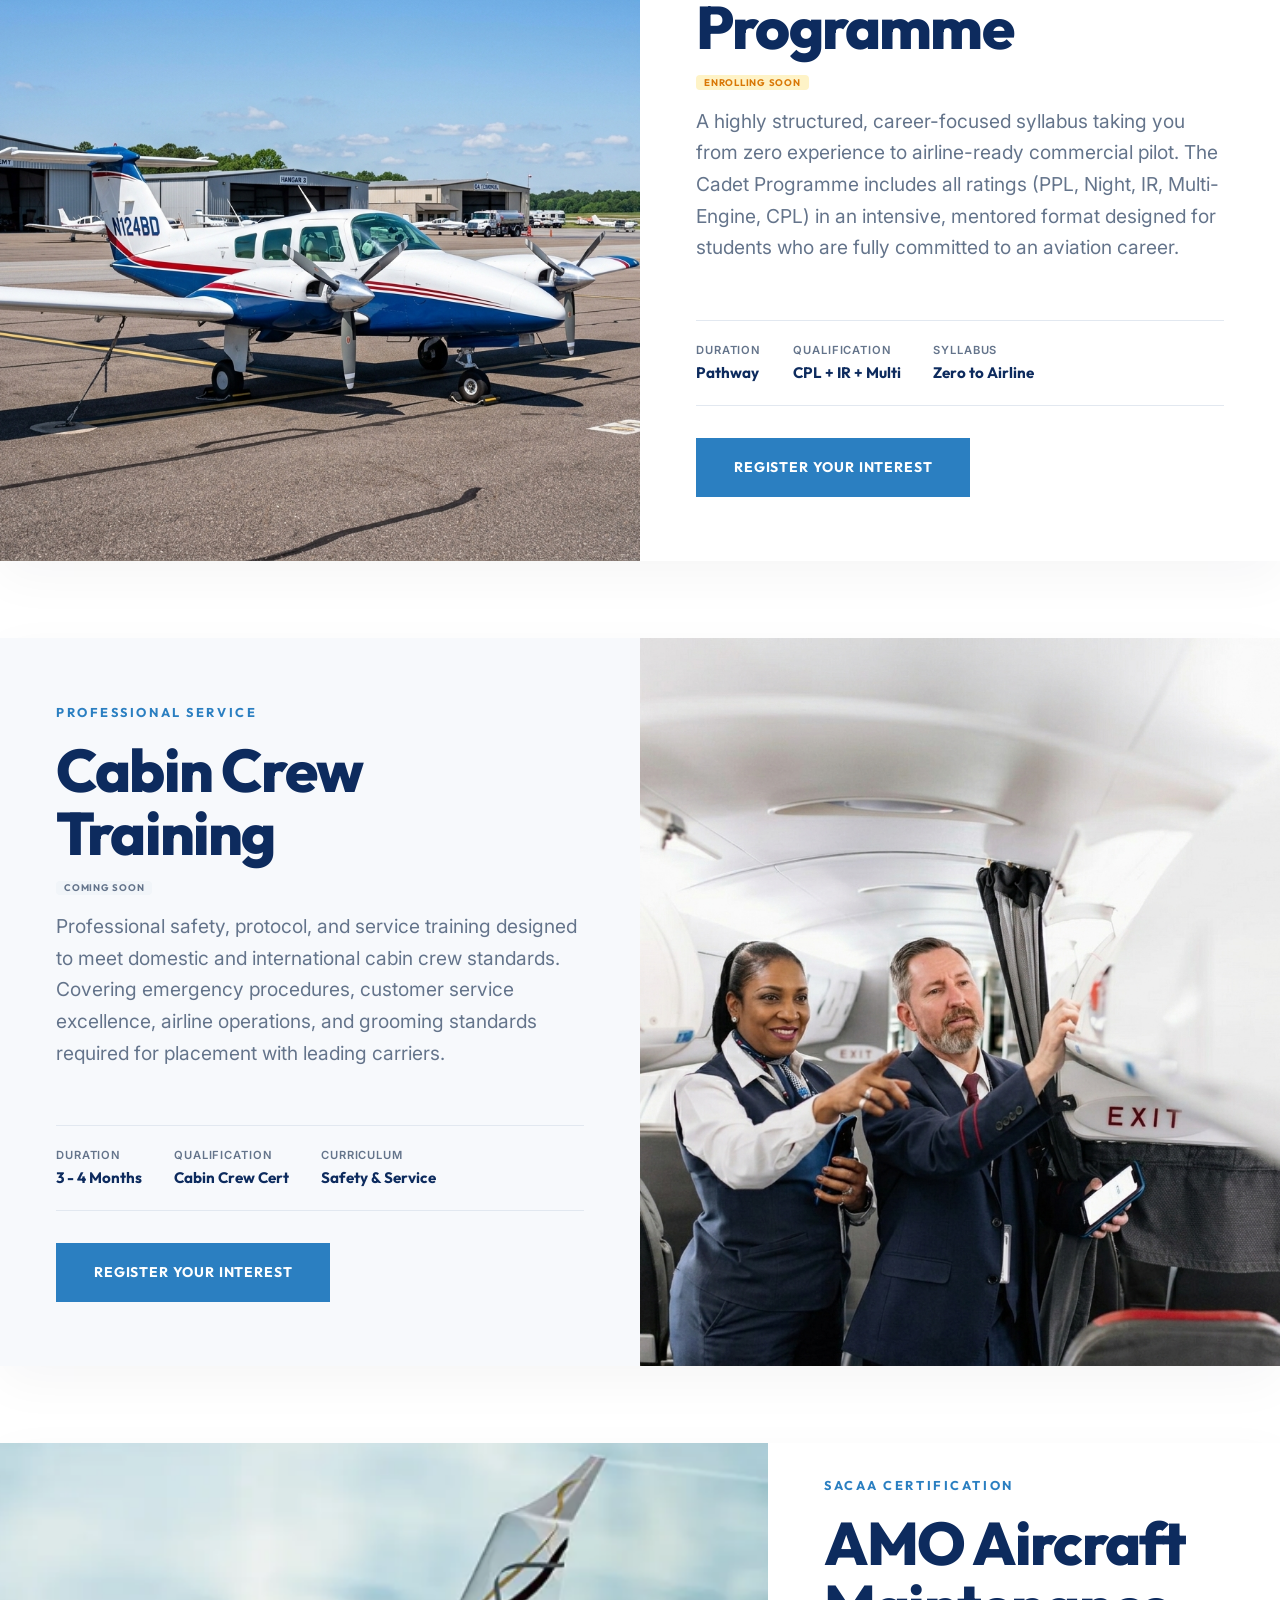
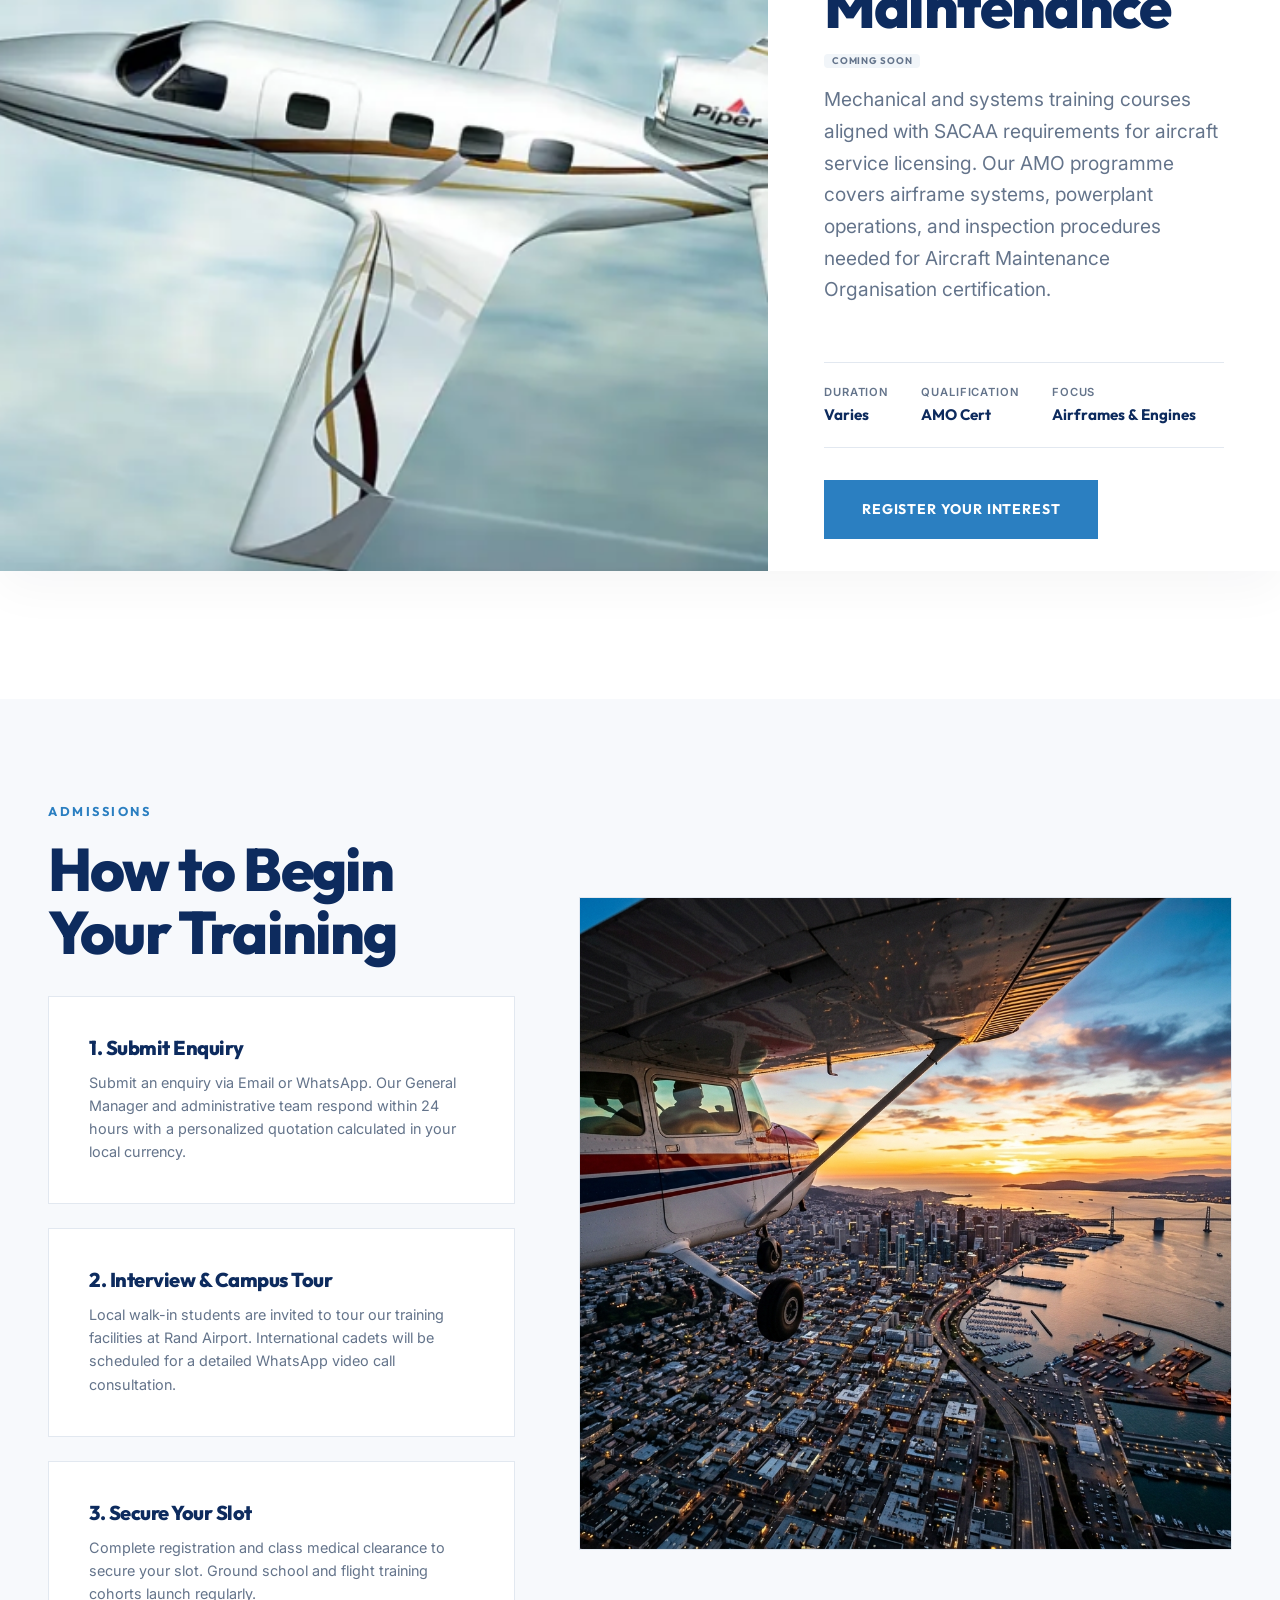
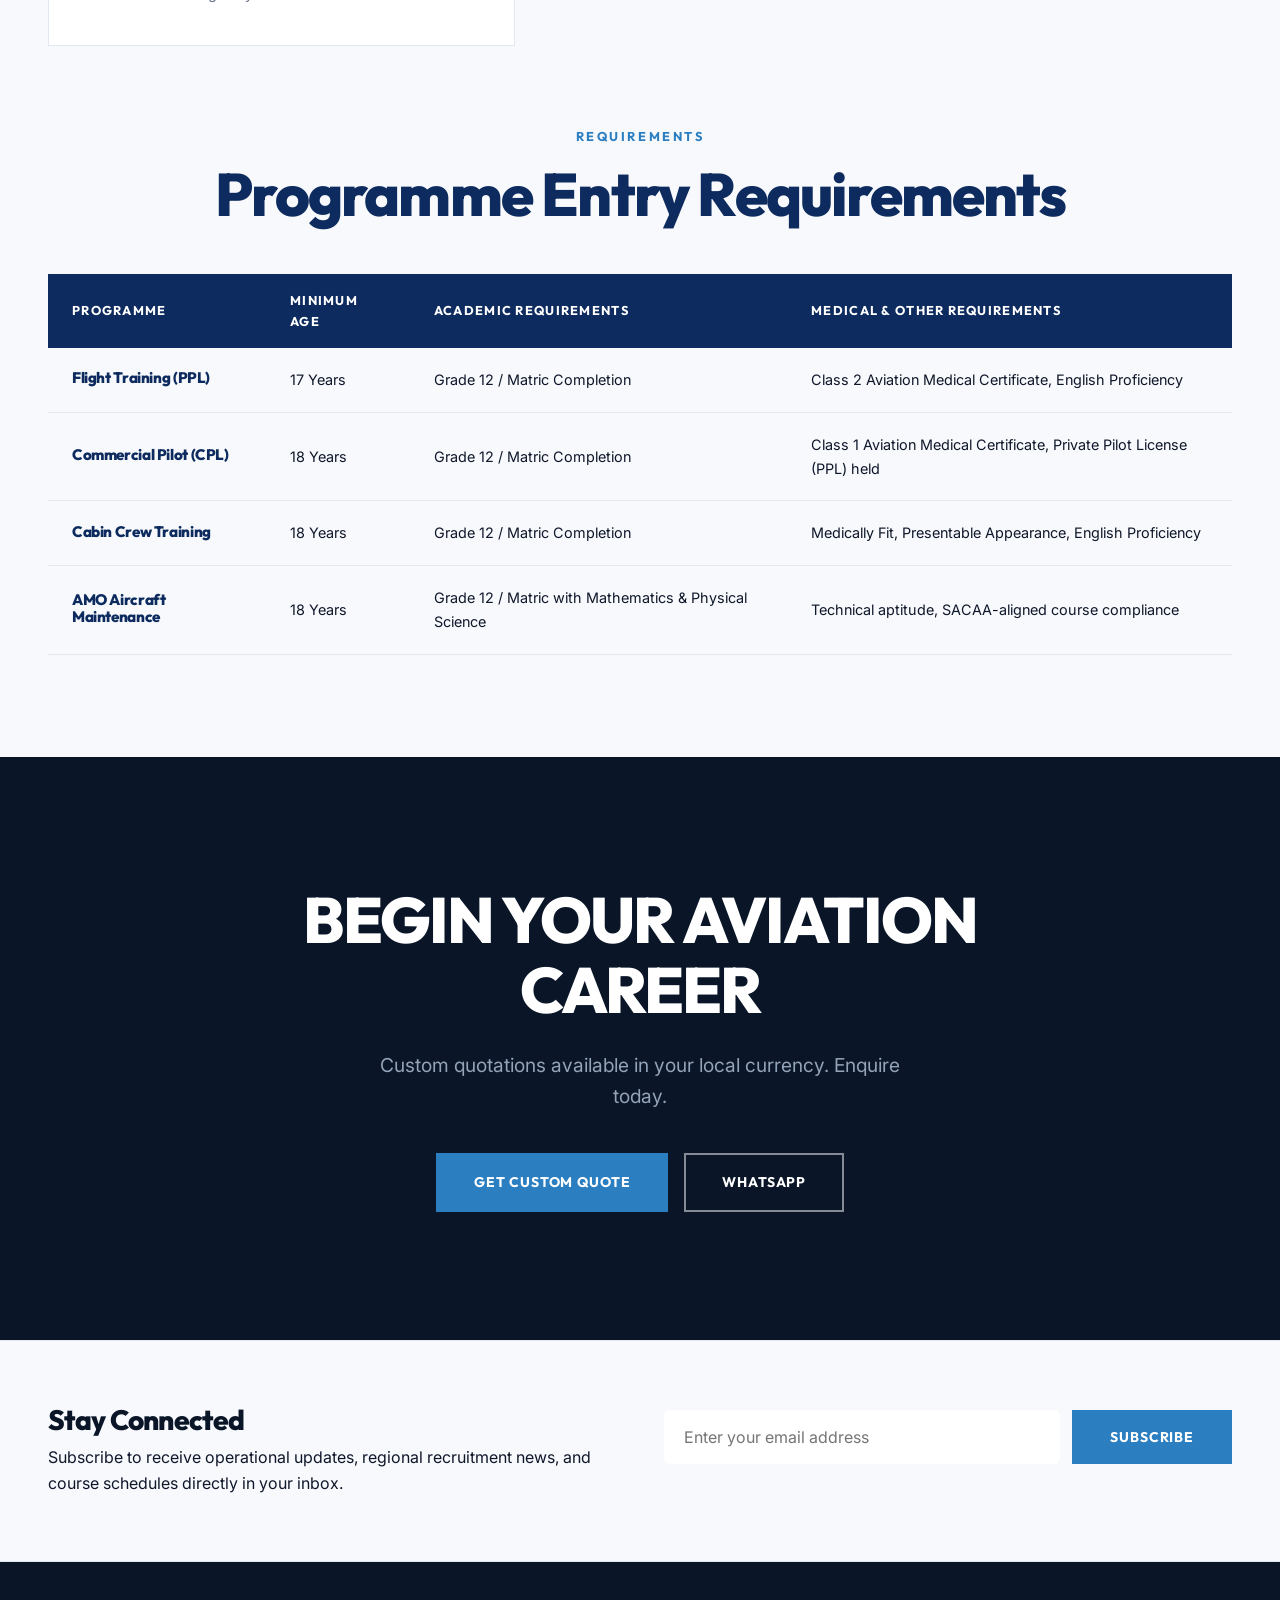
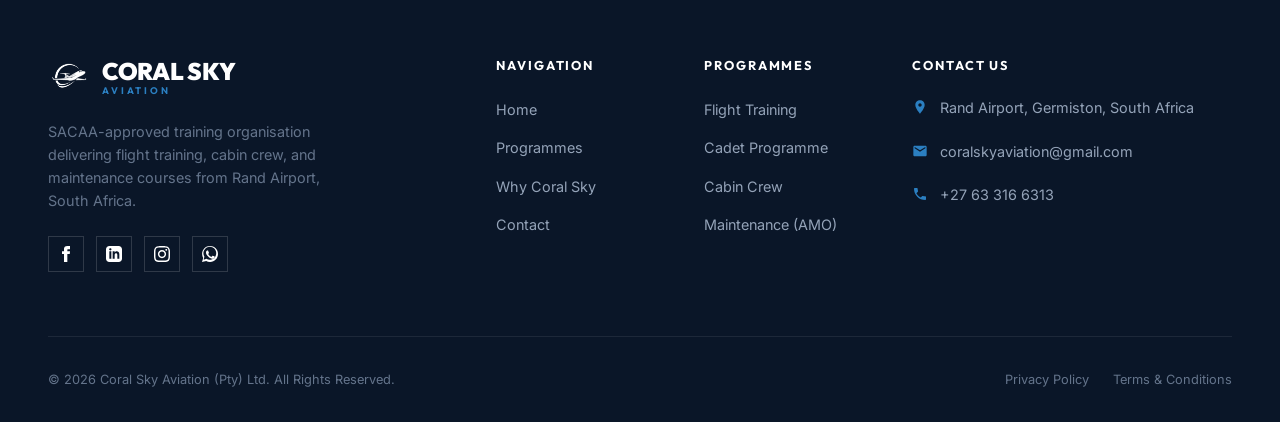
<file: pilot_client_website/site/programmes.html>
<!DOCTYPE html>
<html lang="en">
<head>
  <meta charset="UTF-8">
  <meta name="viewport" content="width=device-width, initial-scale=1.0">
  <title>Programmes | Coral Sky Aviation</title>
  <meta name="description" content="Explore Coral Sky Aviation's training programmes: Flight Training (PPL to CPL), Cadet Pilot Programme, Cabin Crew Training, and Aircraft Maintenance (AMO).">
  <link rel="stylesheet" href="css/style.css?v=2">
  <link rel="icon" href="images/logo/PHOTO-2026-06-26-21-30-39.jpg" type="image/jpeg">
</head>
<body class="page-programmes">

  <!-- WhatsApp Float -->
  <a href="https://wa.me/27633166313" class="whatsapp-float" target="_blank" aria-label="Chat on WhatsApp">
    <svg viewBox="0 0 24 24"><path d="M.057 24l1.687-6.163c-1.041-1.804-1.588-3.849-1.587-5.946C.06 5.348 5.397.01 12.008.01c3.202.001 6.212 1.246 8.477 3.514 2.266 2.268 3.507 5.28 3.505 8.484-.004 6.657-5.34 11.997-11.953 11.997-2.005-.001-3.973-.502-5.724-1.457L0 24zm6.59-4.846c1.6.95 3.188 1.449 4.825 1.451 5.436 0 9.86-4.37 9.864-9.799.002-2.63-1.023-5.101-2.885-6.968C16.588 1.971 14.113.945 11.993.945c-5.447 0-9.873 4.38-9.877 9.808-.002 1.814.497 3.582 1.447 5.158L2.534 20.73l4.113-1.576zM18.66 15.65c-.328-.164-1.944-.957-2.244-1.067-.301-.11-.52-.164-.738.164-.219.328-.848 1.067-1.039 1.286-.192.219-.384.246-.712.082-.328-.164-1.385-.51-2.638-1.627-.975-.87-1.633-1.946-1.825-2.274-.192-.329-.02-.507.144-.67.147-.146.328-.383.493-.574.164-.192.219-.328.328-.547.11-.219.055-.41-.027-.574-.082-.164-.738-1.777-1.011-2.434-.266-.64-.537-.552-.738-.562-.19-.01-.41-.01-.629-.01s-.575.082-.876.41c-.301.328-1.15 1.12-1.15 2.732 0 1.612 1.177 3.167 1.341 3.386.164.219 2.316 3.535 5.609 4.953.784.338 1.396.539 1.874.69.787.25 1.503.214 2.07.129.631-.095 1.944-.793 2.218-1.559.274-.766.274-1.422.192-1.559-.082-.137-.301-.219-.629-.383z"/></svg>
  </a>

  <!-- Header -->
  <header class="site-header">
    <div class="container nav-bar">
      <a href="index.html" class="nav-brand">
        <img src="images/logo/only plane part of logo.png?v=2" alt="Coral Sky Aviation Logo" class="nav-brand-logo">
        <div class="nav-brand-text">Coral Sky<small>Aviation</small></div>
      </a>
      <nav class="nav-links" id="nav-links">
        <a href="index.html">Home</a>
        <a href="programmes.html" class="active">Programmes</a>
        <a href="about.html">Why Coral Sky</a>
        <a href="contact.html">Contact</a>
        <div class="menu-social-mobile">
          <a href="#" class="social-link" aria-label="Facebook"><svg viewBox="0 0 24 24"><path d="M9 8h-3v4h3v12h5v-12h3.642l.358-4h-4v-1.667c0-.955.192-1.333 1.115-1.333h2.885v-5h-3.808c-3.596 0-5.192 1.583-5.192 4.615v3.385z"/></svg></a>
          <a href="#" class="social-link" aria-label="LinkedIn"><svg viewBox="0 0 24 24"><path d="M19 0h-14c-2.761 0-5 2.239-5 5v14c0 2.761 2.239 5 5 5h14c2.762 0 5-2.239 5-5v-14c0-2.761-2.238-5-5-5zm-11 19h-3v-11h3v11zm-1.5-12.268c-.966 0-1.75-.779-1.75-1.75s.784-1.75 1.75-1.75 1.75.779 1.75 1.75-.784 1.75-1.75 1.75zm13.5 12.268h-3v-5.604c0-3.368-4-3.113-4 0v5.604h-3v-11h3v1.765c1.396-2.586 7-2.777 7 2.476v6.759z"/></svg></a>
          <a href="#" class="social-link" aria-label="Instagram"><svg viewBox="0 0 24 24"><path d="M12 2.163c3.204 0 3.584.012 4.85.07 3.252.148 4.771 1.691 4.919 4.919.058 1.265.069 1.645.069 4.849 0 3.205-.012 3.584-.069 4.849-.149 3.225-1.664 4.771-4.919 4.919-1.266.058-1.644.07-4.85.07-3.204 0-3.584-.012-4.849-.07-3.26-.149-4.771-1.699-4.919-4.92-.058-1.265-.07-1.644-.07-4.849 0-3.204.013-3.583.07-4.849.149-3.227 1.664-4.771 4.919-4.919 1.266-.057 1.645-.069 4.849-.069zm0-2c-3.259 0-3.667.014-4.947.072-4.358.2-6.78 2.618-6.98 6.98-.059 1.281-.073 1.689-.073 4.948 0 3.259.014 3.668.072 4.948.2 4.358 2.618 6.78 6.98 6.98 1.281.058 1.689.072 4.948.072 3.259 0 3.668-.014 4.948-.072 4.354-.2 6.782-2.618 6.979-6.98.059-1.28.073-1.689.073-4.948 0-3.259-.014-3.667-.072-4.947-.196-4.354-2.617-6.78-6.979-6.98-1.281-.059-1.69-.073-4.949-.073zm0 5.838c-3.403 0-6.162 2.759-6.162 6.162s2.759 6.163 6.162 6.163 6.162-2.759 6.162-6.163c0-3.403-2.759-6.162-6.162-6.162zm0 10.162c-2.209 0-4-1.79-4-4 0-2.209 1.791-4 4-4s4 1.791 4 4c0 2.21-1.791 4-4 4zm6.406-11.845c-.796 0-1.441.645-1.441 1.44s.645 1.44 1.441 1.44c.795 0 1.439-.645 1.439-1.44s-.644-1.44-1.439-1.44z"/></svg></a>
          <a href="https://wa.me/27633166313" class="social-link" target="_blank" aria-label="WhatsApp"><svg viewBox="0 0 24 24"><path d="M.057 24l1.687-6.163c-1.041-1.804-1.588-3.849-1.587-5.946C.06 5.348 5.397.01 12.008.01c3.202.001 6.212 1.246 8.477 3.514 2.266 2.268 3.507 5.28 3.505 8.484-.004 6.657-5.34 11.997-11.953 11.997-2.005-.001-3.973-.502-5.724-1.457L0 24zm6.59-4.846c1.6.95 3.188 1.449 4.825 1.451 5.436 0 9.86-4.37 9.864-9.799.002-2.63-1.023-5.101-2.885-6.968C16.588 1.971 14.113.945 11.993.945c-5.447 0-9.873 4.38-9.877 9.808-.002 1.814.497 3.582 1.447 5.158L2.534 20.73l4.113-1.576zM18.66 15.65c-.328-.164-1.944-.957-2.244-1.067-.301-.11-.52-.164-.738.164-.219.328-.848 1.067-1.039 1.286-.192.219-.384.246-.712.082-.328-.164-1.385-.51-2.638-1.627-.975-.87-1.633-1.946-1.825-2.274-.192-.329-.02-.507.144-.67.147-.146.328-.383.493-.574.164-.192.219-.328.328-.547.11-.219.055-.41-.027-.574-.082-.164-.738-1.777-1.011-2.434-.266-.64-.537-.552-.738-.562-.19-.01-.41-.01-.629-.01s-.575.082-.876.41c-.301.328-1.15 1.12-1.15 2.732 0 1.612 1.177 3.167 1.341 3.386.164.219 2.316 3.535 5.609 4.953.784.338 1.396.539 1.874.69.787.25 1.503.214 2.07.129.631-.095 1.944-.793 2.218-1.559.274-.766.274-1.422.192-1.559-.082-.137-.301-.219-.629-.383z"/></svg></a>
        </div>
      </nav>
      <div class="header-social-desktop">
        <a href="#" class="social-link" aria-label="Facebook"><svg viewBox="0 0 24 24"><path d="M9 8h-3v4h3v12h5v-12h3.642l.358-4h-4v-1.667c0-.955.192-1.333 1.115-1.333h2.885v-5h-3.808c-3.596 0-5.192 1.583-5.192 4.615v3.385z"/></svg></a>
        <a href="#" class="social-link" aria-label="LinkedIn"><svg viewBox="0 0 24 24"><path d="M19 0h-14c-2.761 0-5 2.239-5 5v14c0 2.761 2.239 5 5 5h14c2.762 0 5-2.239 5-5v-14c0-2.761-2.238-5-5-5zm-11 19h-3v-11h3v11zm-1.5-12.268c-.966 0-1.75-.779-1.75-1.75s.784-1.75 1.75-1.75 1.75.779 1.75 1.75-.784 1.75-1.75 1.75zm13.5 12.268h-3v-5.604c0-3.368-4-3.113-4 0v5.604h-3v-11h3v1.765c1.396-2.586 7-2.777 7 2.476v6.759z"/></svg></a>
        <a href="#" class="social-link" aria-label="Instagram"><svg viewBox="0 0 24 24"><path d="M12 2.163c3.204 0 3.584.012 4.85.07 3.252.148 4.771 1.691 4.919 4.919.058 1.265.069 1.645.069 4.849 0 3.205-.012 3.584-.069 4.849-.149 3.225-1.664 4.771-4.919 4.919-1.266.058-1.644.07-4.85.07-3.204 0-3.584-.012-4.849-.07-3.26-.149-4.771-1.699-4.919-4.92-.058-1.265-.07-1.644-.07-4.849 0-3.204.013-3.583.07-4.849.149-3.227 1.664-4.771 4.919-4.919 1.266-.057 1.645-.069 4.849-.069zm0-2c-3.259 0-3.667.014-4.947.072-4.358.2-6.78 2.618-6.98 6.98-.059 1.281-.073 1.689-.073 4.948 0 3.259.014 3.668.072 4.948.2 4.358 2.618 6.78 6.98 6.98 1.281.058 1.689.072 4.948.072 3.259 0 3.668-.014 4.948-.072 4.354-.2 6.782-2.618 6.979-6.98.059-1.28.073-1.689.073-4.948 0-3.259-.014-3.667-.072-4.947-.196-4.354-2.617-6.78-6.979-6.98-1.281-.059-1.69-.073-4.949-.073zm0 5.838c-3.403 0-6.162 2.759-6.162 6.162s2.759 6.163 6.162 6.163 6.162-2.759 6.162-6.163c0-3.403-2.759-6.162-6.162-6.162zm0 10.162c-2.209 0-4-1.79-4-4 0-2.209 1.791-4 4-4s4 1.791 4 4c0 2.21-1.791 4-4 4zm6.406-11.845c-.796 0-1.441.645-1.441 1.44s.645 1.44 1.441 1.44c.795 0 1.439-.645 1.439-1.44s-.644-1.44-1.439-1.44z"/></svg></a>
        <a href="https://wa.me/27633166313" class="social-link" target="_blank" aria-label="WhatsApp"><svg viewBox="0 0 24 24"><path d="M.057 24l1.687-6.163c-1.041-1.804-1.588-3.849-1.587-5.946C.06 5.348 5.397.01 12.008.01c3.202.001 6.212 1.246 8.477 3.514 2.266 2.268 3.507 5.28 3.505 8.484-.004 6.657-5.34 11.997-11.953 11.997-2.005-.001-3.973-.502-5.724-1.457L0 24zm6.59-4.846c1.6.95 3.188 1.449 4.825 1.451 5.436 0 9.86-4.37 9.864-9.799.002-2.63-1.023-5.101-2.885-6.968C16.588 1.971 14.113.945 11.993.945c-5.447 0-9.873 4.38-9.877 9.808-.002 1.814.497 3.582 1.447 5.158L2.534 20.73l4.113-1.576zM18.66 15.65c-.328-.164-1.944-.957-2.244-1.067-.301-.11-.52-.164-.738.164-.219.328-.848 1.067-1.039 1.286-.192.219-.384.246-.712.082-.328-.164-1.385-.51-2.638-1.627-.975-.87-1.633-1.946-1.825-2.274-.192-.329-.02-.507.144-.67.147-.146.328-.383.493-.574.164-.192.219-.328.328-.547.11-.219.055-.41-.027-.574-.082-.164-.738-1.777-1.011-2.434-.266-.64-.537-.552-.738-.562-.19-.01-.41-.01-.629-.01s-.575.082-.876.41c-.301.328-1.15 1.12-1.15 2.732 0 1.612 1.177 3.167 1.341 3.386.164.219 2.316 3.535 5.609 4.953.784.338 1.396.539 1.874.69.787.25 1.503.214 2.07.129.631-.095 1.944-.793 2.218-1.559.274-.766.274-1.422.192-1.559-.082-.137-.301-.219-.629-.383z"/></svg></a>
      </div>
      <div class="nav-cta"><a href="contact.html" class="btn btn--navy">Enquire Now</a></div>
      <button class="hamburger" id="hamburger" aria-label="Toggle Navigation"><span></span><span></span><span></span></button>
    </div>
  </header>

  <!-- Page Hero -->
  <section class="page-hero">
    <div class="container">
      <h1>Our Programmes</h1>
      <p style="margin-bottom: 2rem;">Structured aviation training pathways for every career stage. From first flight to airline readiness.</p>
      <a href="assets/coral-sky-brochure-placeholder.pdf" class="btn btn--white-outline" download>Download Prospectus (PDF)</a>
    </div>
  </section>

  <!-- Flight Training -->
  <div class="split-row split-row--reverse" id="flight-training">
    <div class="split-image">
      <img src="images/cessna-172.png" alt="Cessna 172 Training Aircraft">
    </div>
    <div class="split-content">
      <span class="section-eyebrow">PPL / CPL / IR / Multi-Engine</span>
      <h2 class="section-heading" style="margin-bottom: 1rem; color: var(--navy-mid); display: flex; align-items: center; gap: 1rem; flex-wrap: wrap;">
        Flight Training 
        <span class="badge badge--active" style="border-radius: 4px; font-size: 0.6rem; padding: 0.15rem 0.5rem; line-height: 1;">Live</span>
      </h2>
      <p class="section-lead" style="margin-bottom: 2rem;">Our flagship programme takes you from zero flight experience through to a SACAA Commercial Pilot License. Led by active airline captains, the curriculum includes Private Pilot License (PPL), Night Rating, Instrument Rating (IR), Multi-Engine Rating, and Commercial Pilot License (CPL).</p>
      <div class="prog-meta">
        <div class="prog-meta-item">
          <span class="prog-meta-label">Duration</span>
          <span class="prog-meta-value">15 Months</span>
        </div>
        <div class="prog-meta-item">
          <span class="prog-meta-label">Qualification</span>
          <span class="prog-meta-value">SACAA CPL &amp; IR</span>
        </div>
        <div class="prog-meta-item">
          <span class="prog-meta-label">Aircraft</span>
          <span class="prog-meta-value">Cessna 172, Multi-Engine</span>
        </div>
      </div>
      <a href="contact.html?programme=Flight+Training+(PPL+to+CPL)" class="btn btn--sky">Enquire About Flight Training</a>
    </div>
  </div>

  <!-- Cadet Pilot Programme -->
  <div class="split-row" id="cadet-programme">
    <div class="split-image">
      <img src="images/twin-engine-apron.png" alt="Twin-Engine Training Aircraft on Apron">
    </div>
    <div class="split-content split-content--white">
      <span class="section-eyebrow">Full Structured Pathway</span>
      <h2 class="section-heading" style="margin-bottom: 1rem; color: var(--navy-mid); display: flex; align-items: center; gap: 1rem; flex-wrap: wrap;">
        Cadet Pilot Programme 
        <span class="badge badge--progress" style="border-radius: 4px; font-size: 0.6rem; padding: 0.15rem 0.5rem; line-height: 1;">Enrolling Soon</span>
      </h2>
      <p class="section-lead" style="margin-bottom: 2rem;">A highly structured, career-focused syllabus taking you from zero experience to airline-ready commercial pilot. The Cadet Programme includes all ratings (PPL, Night, IR, Multi-Engine, CPL) in an intensive, mentored format designed for students who are fully committed to an aviation career.</p>
      <div class="prog-meta">
        <div class="prog-meta-item">
          <span class="prog-meta-label">Duration</span>
          <span class="prog-meta-value">Pathway</span>
        </div>
        <div class="prog-meta-item">
          <span class="prog-meta-label">Qualification</span>
          <span class="prog-meta-value">CPL + IR + Multi</span>
        </div>
        <div class="prog-meta-item">
          <span class="prog-meta-label">Syllabus</span>
          <span class="prog-meta-value">Zero to Airline</span>
        </div>
      </div>
      <a href="contact.html?programme=Cadet+Pilot+Programme" class="btn btn--sky">Register Your Interest</a>
    </div>
  </div>

  <!-- Cabin Crew Training -->
  <div class="split-row split-row--reverse" id="cabin-crew">
    <div class="split-image">
      <img src="images/cabin-crew-pair.png" alt="Cabin Crew Training Professionals">
    </div>
    <div class="split-content">
      <span class="section-eyebrow">Professional Service</span>
      <h2 class="section-heading" style="margin-bottom: 1rem; color: var(--navy-mid); display: flex; align-items: center; gap: 1rem; flex-wrap: wrap;">
        Cabin Crew Training
        <span class="badge badge--pending" style="border-radius: 4px; font-size: 0.6rem; padding: 0.15rem 0.5rem; line-height: 1;">Coming Soon</span>
      </h2>
      <p class="section-lead" style="margin-bottom: 2rem;">Professional safety, protocol, and service training designed to meet domestic and international cabin crew standards. Covering emergency procedures, customer service excellence, airline operations, and grooming standards required for placement with leading carriers.</p>
      <div class="prog-meta">
        <div class="prog-meta-item">
          <span class="prog-meta-label">Duration</span>
          <span class="prog-meta-value">3 - 4 Months</span>
        </div>
        <div class="prog-meta-item">
          <span class="prog-meta-label">Qualification</span>
          <span class="prog-meta-value">Cabin Crew Cert</span>
        </div>
        <div class="prog-meta-item">
          <span class="prog-meta-label">Curriculum</span>
          <span class="prog-meta-value">Safety &amp; Service</span>
        </div>
      </div>
      <a href="contact.html?programme=Cabin+Crew+Training" class="btn btn--sky">Register Your Interest</a>
    </div>
  </div>

  <!-- AMO Aircraft Maintenance -->
  <div class="split-row" id="aircraft-maintenance">
    <div class="split-image">
      <img src="images/piper.png" alt="Piper Aircraft">
    </div>
    <div class="split-content split-content--white">
      <span class="section-eyebrow">SACAA Certification</span>
      <h2 class="section-heading" style="margin-bottom: 1rem; color: var(--navy-mid); display: flex; align-items: center; gap: 1rem; flex-wrap: wrap;">
        AMO Aircraft Maintenance
        <span class="badge badge--pending" style="border-radius: 4px; font-size: 0.6rem; padding: 0.15rem 0.5rem; line-height: 1;">Coming Soon</span>
      </h2>
      <p class="section-lead" style="margin-bottom: 2rem;">Mechanical and systems training courses aligned with SACAA requirements for aircraft service licensing. Our AMO programme covers airframe systems, powerplant operations, and inspection procedures needed for Aircraft Maintenance Organisation certification.</p>
      <div class="prog-meta">
        <div class="prog-meta-item">
          <span class="prog-meta-label">Duration</span>
          <span class="prog-meta-value">Varies</span>
        </div>
        <div class="prog-meta-item">
          <span class="prog-meta-label">Qualification</span>
          <span class="prog-meta-value">AMO Cert</span>
        </div>
        <div class="prog-meta-item">
          <span class="prog-meta-label">Focus</span>
          <span class="prog-meta-value">Airframes &amp; Engines</span>
        </div>
      </div>
      <a href="contact.html?programme=AMO+Aircraft+Maintenance" class="btn btn--sky">Register Your Interest</a>
    </div>
  </div>


  <!-- Admissions & Entry Requirements Section -->
  <section class="section section--light" id="admissions-section">
    <div class="container">
      <div class="vision-layout">
        <div class="vision-text reveal">
          <span class="section-eyebrow">Admissions</span>
          <h2 class="section-heading" style="margin-bottom: 2rem;">How to Begin Your Training</h2>
          <div class="vision-cards-stack">
            <div class="vision-card" style="background: var(--white); border-color: var(--slate-200);">
              <h4 style="color: var(--navy-mid);">1. Submit Enquiry</h4>
              <p style="color: var(--slate-500);">Submit an enquiry via Email or WhatsApp. Our General Manager and administrative team respond within 24 hours with a personalized quotation calculated in your local currency.</p>
            </div>
            <div class="vision-card" style="background: var(--white); border-color: var(--slate-200);">
              <h4 style="color: var(--navy-mid);">2. Interview &amp; Campus Tour</h4>
              <p style="color: var(--slate-500);">Local walk-in students are invited to tour our training facilities at Rand Airport. International cadets will be scheduled for a detailed WhatsApp video call consultation.</p>
            </div>
            <div class="vision-card" style="background: var(--white); border-color: var(--slate-200);">
              <h4 style="color: var(--navy-mid);">3. Secure Your Slot</h4>
              <p style="color: var(--slate-500);">Complete registration and class medical clearance to secure your slot. Ground school and flight training cohorts launch regularly.</p>
            </div>
          </div>
        </div>
        <div class="vision-image-wrapper reveal">
          <div class="vision-image-card" style="border-color: var(--slate-200);">
            <img src="images/cessna-over-city.png" alt="Training Flight Over City">
          </div>
        </div>
      </div>

      <!-- Entry Requirements Table -->
      <div class="reveal" style="margin-top: 5rem;">
        <span class="section-eyebrow" style="text-align: center; display: block;">Requirements</span>
        <h2 class="section-heading" style="text-align: center; margin-bottom: 3rem;">Programme Entry Requirements</h2>
        <div class="table-wrap">
          <table class="data-table">
            <thead>
              <tr>
                <th>Programme</th>
                <th>Minimum Age</th>
                <th>Academic Requirements</th>
                <th>Medical &amp; Other Requirements</th>
              </tr>
            </thead>
            <tbody>
              <tr>
                <td><h4>Flight Training (PPL)</h4></td>
                <td>17 Years</td>
                <td>Grade 12 / Matric Completion</td>
                <td>Class 2 Aviation Medical Certificate, English Proficiency</td>
              </tr>
              <tr>
                <td><h4>Commercial Pilot (CPL)</h4></td>
                <td>18 Years</td>
                <td>Grade 12 / Matric Completion</td>
                <td>Class 1 Aviation Medical Certificate, Private Pilot License (PPL) held</td>
              </tr>
              <tr>
                <td><h4>Cabin Crew Training</h4></td>
                <td>18 Years</td>
                <td>Grade 12 / Matric Completion</td>
                <td>Medically Fit, Presentable Appearance, English Proficiency</td>
              </tr>
              <tr>
                <td><h4>AMO Aircraft Maintenance</h4></td>
                <td>18 Years</td>
                <td>Grade 12 / Matric with Mathematics &amp; Physical Science</td>
                <td>Technical aptitude, SACAA-aligned course compliance</td>
              </tr>
            </tbody>
          </table>
        </div>
      </div>
    </div>
  </section>

  <!-- CTA -->
  <section class="cta-banner">
    <div class="container">
      <h2>Begin Your Aviation Career</h2>
      <p>Custom quotations available in your local currency. Enquire today.</p>
      <div class="cta-actions">
        <a href="contact.html" class="btn btn--sky">Get Custom Quote</a>
        <a href="https://wa.me/27633166313" class="btn btn--white-outline" target="_blank">WhatsApp</a>
      </div>
    </div>
  </section>

  <!-- Newsletter Section -->
  <section class="newsletter-section reveal">
    <div class="container newsletter-grid">
      <div class="newsletter-text">
        <h3>Stay Connected</h3>
        <p>Subscribe to receive operational updates, regional recruitment news, and course schedules directly in your inbox.</p>
      </div>
      <div class="newsletter-form-wrap">
        <form class="newsletter-form" id="newsletter-form">
          <input type="email" name="email" placeholder="Enter your email address" required aria-label="Email Address">
          <button type="submit" class="btn btn--sky">Subscribe</button>
        </form>
        <div id="newsletter-status" class="newsletter-status"></div>
      </div>
    </div>
  </section>

  <!-- Footer -->
  <footer class="site-footer">
    <div class="container">
      <div class="footer-grid">
        <div>
          <a href="index.html" class="nav-brand">
            <img src="images/logo/only plane part of logo.png?v=2" alt="Coral Sky Aviation Logo" class="nav-brand-logo" style="filter: brightness(0) invert(1);">
            <div class="nav-brand-text" style="color: var(--white);">Coral Sky<small style="color: var(--sky);">Aviation</small></div>
          </a>
          <p class="footer-brand-desc">SACAA-approved training organisation delivering flight training, cabin crew, and maintenance courses from Rand Airport, South Africa.</p>
          <div class="footer-social">
            <a href="#" class="social-link" aria-label="Facebook"><svg viewBox="0 0 24 24"><path d="M9 8h-3v4h3v12h5v-12h3.642l.358-4h-4v-1.667c0-.955.192-1.333 1.115-1.333h2.885v-5h-3.808c-3.596 0-5.192 1.583-5.192 4.615v3.385z"/></svg></a>
            <a href="#" class="social-link" aria-label="LinkedIn"><svg viewBox="0 0 24 24"><path d="M19 0h-14c-2.761 0-5 2.239-5 5v14c0 2.761 2.239 5 5 5h14c2.762 0 5-2.239 5-5v-14c0-2.761-2.238-5-5-5zm-11 19h-3v-11h3v11zm-1.5-12.268c-.966 0-1.75-.779-1.75-1.75s.784-1.75 1.75-1.75 1.75.779 1.75 1.75-.784 1.75-1.75 1.75zm13.5 12.268h-3v-5.604c0-3.368-4-3.113-4 0v5.604h-3v-11h3v1.765c1.396-2.586 7-2.777 7 2.476v6.759z"/></svg></a>
            <a href="#" class="social-link" aria-label="Instagram"><svg viewBox="0 0 24 24"><path d="M12 2.163c3.204 0 3.584.012 4.85.07 3.252.148 4.771 1.691 4.919 4.919.058 1.265.069 1.645.069 4.849 0 3.205-.012 3.584-.069 4.849-.149 3.225-1.664 4.771-4.919 4.919-1.266.058-1.644.07-4.85.07-3.204 0-3.584-.012-4.849-.07-3.26-.149-4.771-1.699-4.919-4.92-.058-1.265-.07-1.644-.07-4.849 0-3.204.013-3.583.07-4.849.149-3.227 1.664-4.771 4.919-4.919 1.266-.057 1.645-.069 4.849-.069zm0-2c-3.259 0-3.667.014-4.947.072-4.358.2-6.78 2.618-6.98 6.98-.059 1.281-.073 1.689-.073 4.948 0 3.259.014 3.668.072 4.948.2 4.358 2.618 6.78 6.98 6.98 1.281.058 1.689.072 4.948.072 3.259 0 3.668-.014 4.948-.072 4.354-.2 6.782-2.618 6.979-6.98.059-1.28.073-1.689.073-4.948 0-3.259-.014-3.667-.072-4.947-.196-4.354-2.617-6.78-6.979-6.98-1.281-.059-1.69-.073-4.949-.073zm0 5.838c-3.403 0-6.162 2.759-6.162 6.162s2.759 6.163 6.162 6.163 6.162-2.759 6.162-6.163c0-3.403-2.759-6.162-6.162-6.162zm0 10.162c-2.209 0-4-1.79-4-4 0-2.209 1.791-4 4-4s4 1.791 4 4c0 2.21-1.791 4-4 4zm6.406-11.845c-.796 0-1.441.645-1.441 1.44s.645 1.44 1.441 1.44c.795 0 1.439-.645 1.439-1.44s-.644-1.44-1.439-1.44z"/></svg></a>
            <a href="https://wa.me/27633166313" class="social-link" target="_blank" aria-label="WhatsApp"><svg viewBox="0 0 24 24"><path d="M.057 24l1.687-6.163c-1.041-1.804-1.588-3.849-1.587-5.946C.06 5.348 5.397.01 12.008.01c3.202.001 6.212 1.246 8.477 3.514 2.266 2.268 3.507 5.28 3.505 8.484-.004 6.657-5.34 11.997-11.953 11.997-2.005-.001-3.973-.502-5.724-1.457L0 24zm6.59-4.846c1.6.95 3.188 1.449 4.825 1.451 5.436 0 9.86-4.37 9.864-9.799.002-2.63-1.023-5.101-2.885-6.968C16.588 1.971 14.113.945 11.993.945c-5.447 0-9.873 4.38-9.877 9.808-.002 1.814.497 3.582 1.447 5.158L2.534 20.73l4.113-1.576zM18.66 15.65c-.328-.164-1.944-.957-2.244-1.067-.301-.11-.52-.164-.738.164-.219.328-.848 1.067-1.039 1.286-.192.219-.384.246-.712.082-.328-.164-1.385-.51-2.638-1.627-.975-.87-1.633-1.946-1.825-2.274-.192-.329-.02-.507.144-.67.147-.146.328-.383.493-.574.164-.192.219-.328.328-.547.11-.219.055-.41-.027-.574-.082-.164-.738-1.777-1.011-2.434-.266-.64-.537-.552-.738-.562-.19-.01-.41-.01-.629-.01s-.575.082-.876.41c-.301.328-1.15 1.12-1.15 2.732 0 1.612 1.177 3.167 1.341 3.386.164.219 2.316 3.535 5.609 4.953.784.338 1.396.539 1.874.69.787.25 1.503.214 2.07.129.631-.095 1.944-.793 2.218-1.559.274-.766.274-1.422.192-1.559-.082-.137-.301-.219-.629-.383z"/></svg></a>
          </div>
        </div>

        <div class="footer-col">
          <h4 class="footer-col-title">Navigation</h4>
          <ul>
            <li><a href="index.html">Home</a></li>
            <li><a href="programmes.html">Programmes</a></li>
            <li><a href="about.html">Why Coral Sky</a></li>
            <li><a href="contact.html">Contact</a></li>
          </ul>
        </div>

        <div class="footer-col">
          <h4 class="footer-col-title">Programmes</h4>
          <ul>
            <li><a href="programmes.html#flight-training">Flight Training</a></li>
            <li><a href="programmes.html#cadet-programme">Cadet Programme</a></li>
            <li><a href="programmes.html#cabin-crew">Cabin Crew</a></li>
            <li><a href="programmes.html#aircraft-maintenance">Maintenance (AMO)</a></li>
          </ul>
        </div>

        <div>
          <h4 class="footer-col-title">Contact Us</h4>
          <div class="footer-contact-item">
            <svg viewBox="0 0 24 24"><path d="M12 2C8.13 2 5 5.13 5 9c0 5.25 7 13 7 13s7-7.75 7-13c0-3.87-3.13-7-7-7zm0 9.5c-1.38 0-2.5-1.12-2.5-2.5s1.12-2.5 2.5-2.5 2.5 1.12 2.5 2.5-1.12 2.5-2.5 2.5z"/></svg>
            <span>Rand Airport, Germiston, South Africa</span>
          </div>
          <div class="footer-contact-item">
            <svg viewBox="0 0 24 24"><path d="M20 4H4c-1.1 0-1.99.9-1.99 2L2 18c0 1.1.9 2 2 2h16c1.1 0 2-.9 2-2V6c0-1.1-.9-2-2-2zm0 4l-8 5-8-5V6l8 5 8-5v2z"/></svg>
            <span>coralskyaviation@gmail.com</span>
          </div>
          <div class="footer-contact-item">
            <svg viewBox="0 0 24 24"><path d="M6.62 10.79c1.44 2.83 3.76 5.14 6.59 6.59l2.2-2.2c.27-.27.67-.36 1.02-.24 1.12.37 2.33.57 3.57.57.55 0 1 .45 1 1V20c0 .55-.45 1-1 1-9.39 0-17-7.61-17-17 0-.55.45-1 1-1h3.5c.55 0 1 .45 1 1 0 1.25.2 2.45.57 3.57.11.35.03.74-.25 1.02l-2.2 2.2z"/></svg>
            <span>+27 63 316 6313</span>
          </div>
        </div>
      </div>

      <div class="footer-bottom">
        <p>&copy; 2026 Coral Sky Aviation (Pty) Ltd. All Rights Reserved.</p>
        <div class="footer-legal">
          <a href="privacy.html">Privacy Policy</a>
          <a href="terms.html">Terms &amp; Conditions</a>
        </div>
      </div>
    </div>
  </footer>

  <script src="js/main.js"></script>
</body>
</html>
</file>
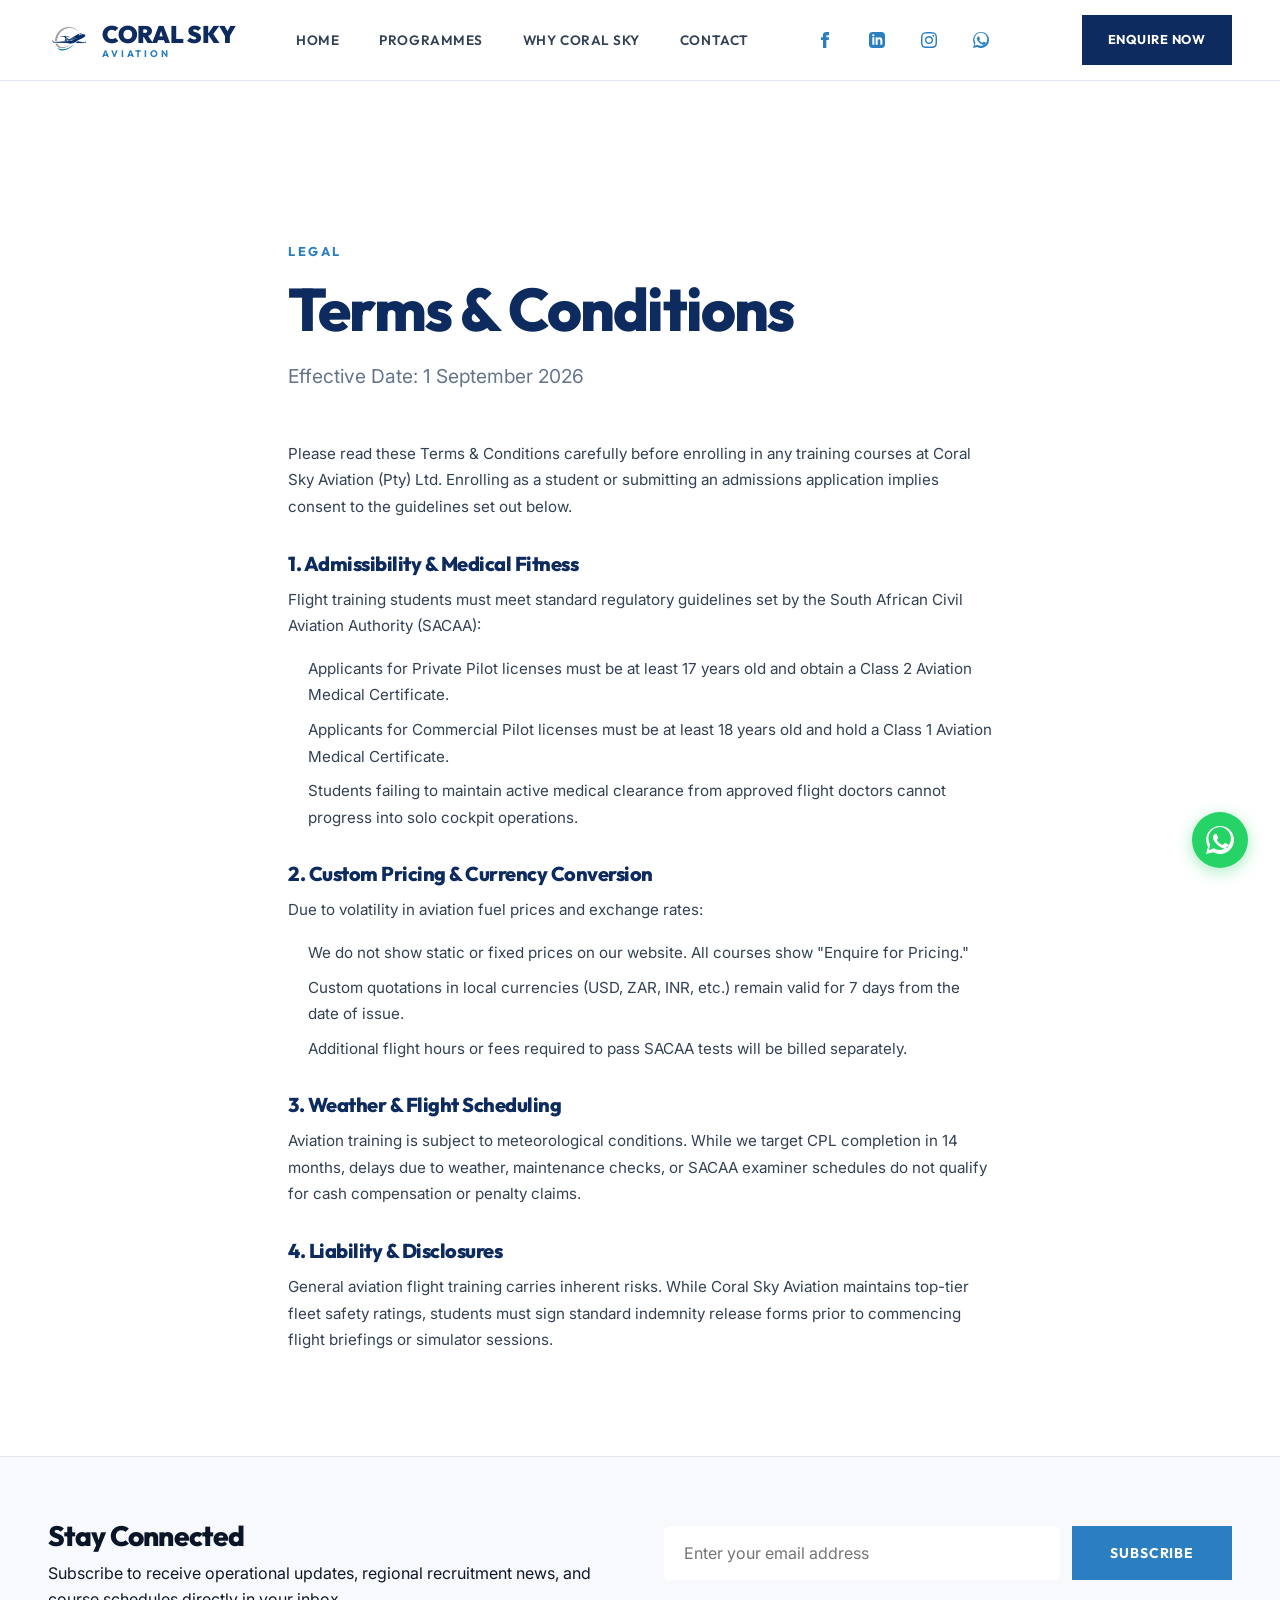
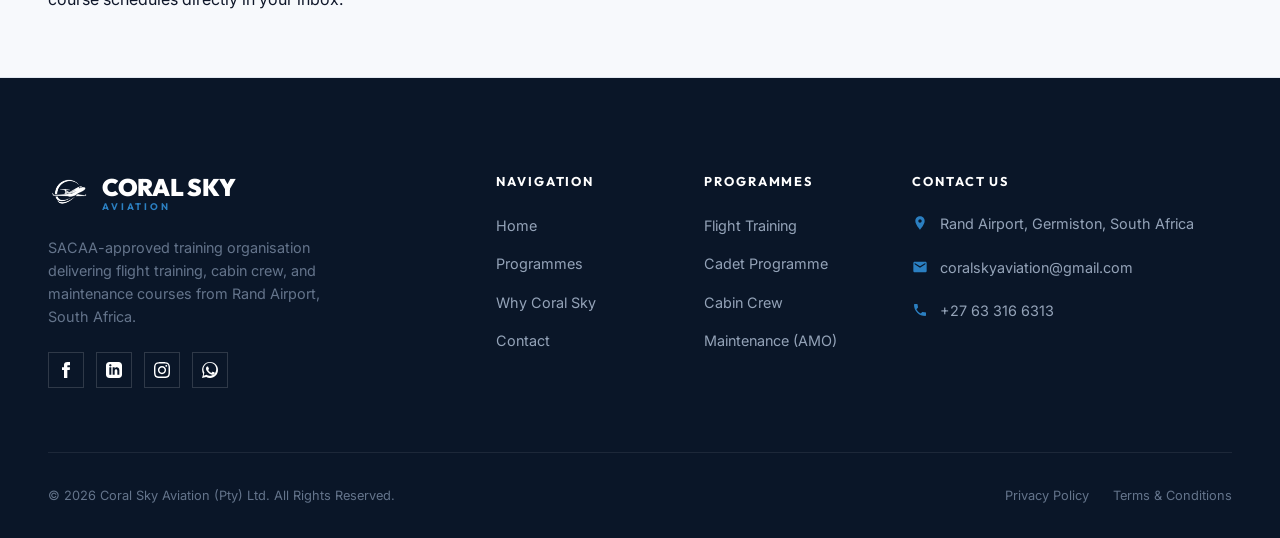
<file: pilot_client_website/site/terms.html>
<!DOCTYPE html>
<html lang="en">
<head>
  <meta charset="UTF-8">
  <meta name="viewport" content="width=device-width, initial-scale=1.0">
  <title>Terms &amp; Conditions | Coral Sky Aviation</title>
  <meta name="description" content="Terms and Conditions for Coral Sky Aviation. Admissions, pricing, flight scheduling, and liability guidelines.">
  <link rel="stylesheet" href="css/style.css?v=2">
  <link rel="icon" href="images/logo/PHOTO-2026-06-26-21-30-39.jpg" type="image/jpeg">
</head>
<body>

  <!-- WhatsApp Float -->
  <a href="https://wa.me/27633166313" class="whatsapp-float" target="_blank" aria-label="Chat on WhatsApp" id="whatsapp-float">
    <svg viewBox="0 0 24 24"><path d="M.057 24l1.687-6.163c-1.041-1.804-1.588-3.849-1.587-5.946C.06 5.348 5.397.01 12.008.01c3.202.001 6.212 1.246 8.477 3.514 2.266 2.268 3.507 5.28 3.505 8.484-.004 6.657-5.34 11.997-11.953 11.997-2.005-.001-3.973-.502-5.724-1.457L0 24zm6.59-4.846c1.6.95 3.188 1.449 4.825 1.451 5.436 0 9.86-4.37 9.864-9.799.002-2.63-1.023-5.101-2.885-6.968C16.588 1.971 14.113.945 11.993.945c-5.447 0-9.873 4.38-9.877 9.808-.002 1.814.497 3.582 1.447 5.158L2.534 20.73l4.113-1.576zM18.66 15.65c-.328-.164-1.944-.957-2.244-1.067-.301-.11-.52-.164-.738.164-.219.328-.848 1.067-1.039 1.286-.192.219-.384.246-.712.082-.328-.164-1.385-.51-2.638-1.627-.975-.87-1.633-1.946-1.825-2.274-.192-.329-.02-.507.144-.67.147-.146.328-.383.493-.574.164-.192.219-.328.328-.547.11-.219.055-.41-.027-.574-.082-.164-.738-1.777-1.011-2.434-.266-.64-.537-.552-.738-.562-.19-.01-.41-.01-.629-.01s-.575.082-.876.41c-.301.328-1.15 1.12-1.15 2.732 0 1.612 1.177 3.167 1.341 3.386.164.219 2.316 3.535 5.609 4.953.784.338 1.396.539 1.874.69.787.25 1.503.214 2.07.129.631-.095 1.944-.793 2.218-1.559.274-.766.274-1.422.192-1.559-.082-.137-.301-.219-.629-.383z"/></svg>
  </a>

  <header class="site-header">
    <div class="container nav-bar">
      <a href="index.html" class="nav-brand">
        <img src="images/logo/only plane part of logo.png?v=2" alt="Coral Sky Aviation Logo" class="nav-brand-logo">
        <div class="nav-brand-text">Coral Sky<small>Aviation</small></div>
      </a>
      <nav class="nav-links" id="nav-links">
        <a href="index.html">Home</a>
        <a href="programmes.html">Programmes</a>
        <a href="about.html">Why Coral Sky</a>
        <a href="contact.html">Contact</a>
        <div class="menu-social-mobile">
          <a href="#" class="social-link" aria-label="Facebook"><svg viewBox="0 0 24 24"><path d="M9 8h-3v4h3v12h5v-12h3.642l.358-4h-4v-1.667c0-.955.192-1.333 1.115-1.333h2.885v-5h-3.808c-3.596 0-5.192 1.583-5.192 4.615v3.385z"/></svg></a>
          <a href="#" class="social-link" aria-label="LinkedIn"><svg viewBox="0 0 24 24"><path d="M19 0h-14c-2.761 0-5 2.239-5 5v14c0 2.761 2.239 5 5 5h14c2.762 0 5-2.239 5-5v-14c0-2.761-2.238-5-5-5zm-11 19h-3v-11h3v11zm-1.5-12.268c-.966 0-1.75-.779-1.75-1.75s.784-1.75 1.75-1.75 1.75.779 1.75 1.75-.784 1.75-1.75 1.75zm13.5 12.268h-3v-5.604c0-3.368-4-3.113-4 0v5.604h-3v-11h3v1.765c1.396-2.586 7-2.777 7 2.476v6.759z"/></svg></a>
          <a href="#" class="social-link" aria-label="Instagram"><svg viewBox="0 0 24 24"><path d="M12 2.163c3.204 0 3.584.012 4.85.07 3.252.148 4.771 1.691 4.919 4.919.058 1.265.069 1.645.069 4.849 0 3.205-.012 3.584-.069 4.849-.149 3.225-1.664 4.771-4.919 4.919-1.266.058-1.644.07-4.85.07-3.204 0-3.584-.012-4.849-.07-3.26-.149-4.771-1.699-4.919-4.92-.058-1.265-.07-1.644-.07-4.849 0-3.204.013-3.583.07-4.849.149-3.227 1.664-4.771 4.919-4.919 1.266-.057 1.645-.069 4.849-.069zm0-2c-3.259 0-3.667.014-4.947.072-4.358.2-6.78 2.618-6.98 6.98-.059 1.281-.073 1.689-.073 4.948 0 3.259.014 3.668.072 4.948.2 4.358 2.618 6.78 6.98 6.98 1.281.058 1.689.072 4.948.072 3.259 0 3.668-.014 4.948-.072 4.354-.2 6.782-2.618 6.979-6.98.059-1.28.073-1.689.073-4.948 0-3.259-.014-3.667-.072-4.947-.196-4.354-2.617-6.78-6.979-6.98-1.281-.059-1.69-.073-4.949-.073zm0 5.838c-3.403 0-6.162 2.759-6.162 6.162s2.759 6.163 6.162 6.163 6.162-2.759 6.162-6.163c0-3.403-2.759-6.162-6.162-6.162zm0 10.162c-2.209 0-4-1.79-4-4 0-2.209 1.791-4 4-4s4 1.791 4 4c0 2.21-1.791 4-4 4zm6.406-11.845c-.796 0-1.441.645-1.441 1.44s.645 1.44 1.441 1.44c.795 0 1.439-.645 1.439-1.44s-.644-1.44-1.439-1.44z"/></svg></a>
          <a href="https://wa.me/27633166313" class="social-link" target="_blank" aria-label="WhatsApp"><svg viewBox="0 0 24 24"><path d="M.057 24l1.687-6.163c-1.041-1.804-1.588-3.849-1.587-5.946C.06 5.348 5.397.01 12.008.01c3.202.001 6.212 1.246 8.477 3.514 2.266 2.268 3.507 5.28 3.505 8.484-.004 6.657-5.34 11.997-11.953 11.997-2.005-.001-3.973-.502-5.724-1.457L0 24zm6.59-4.846c1.6.95 3.188 1.449 4.825 1.451 5.436 0 9.86-4.37 9.864-9.799.002-2.63-1.023-5.101-2.885-6.968C16.588 1.971 14.113.945 11.993.945c-5.447 0-9.873 4.38-9.877 9.808-.002 1.814.497 3.582 1.447 5.158L2.534 20.73l4.113-1.576zM18.66 15.65c-.328-.164-1.944-.957-2.244-1.067-.301-.11-.52-.164-.738.164-.219.328-.848 1.067-1.039 1.286-.192.219-.384.246-.712.082-.328-.164-1.385-.51-2.638-1.627-.975-.87-1.633-1.946-1.825-2.274-.192-.329-.02-.507.144-.67.147-.146.328-.383.493-.574.164-.192.219-.328.328-.547.11-.219.055-.41-.027-.574-.082-.164-.738-1.777-1.011-2.434-.266-.64-.537-.552-.738-.562-.19-.01-.41-.01-.629-.01s-.575.082-.876.41c-.301.328-1.15 1.12-1.15 2.732 0 1.612 1.177 3.167 1.341 3.386.164.219 2.316 3.535 5.609 4.953.784.338 1.396.539 1.874.69.787.25 1.503.214 2.07.129.631-.095 1.944-.793 2.218-1.559.274-.766.274-1.422.192-1.559-.082-.137-.301-.219-.629-.383z"/></svg></a>
        </div>
      </nav>
      <div class="header-social-desktop">
        <a href="#" class="social-link" aria-label="Facebook"><svg viewBox="0 0 24 24"><path d="M9 8h-3v4h3v12h5v-12h3.642l.358-4h-4v-1.667c0-.955.192-1.333 1.115-1.333h2.885v-5h-3.808c-3.596 0-5.192 1.583-5.192 4.615v3.385z"/></svg></a>
        <a href="#" class="social-link" aria-label="LinkedIn"><svg viewBox="0 0 24 24"><path d="M19 0h-14c-2.761 0-5 2.239-5 5v14c0 2.761 2.239 5 5 5h14c2.762 0 5-2.239 5-5v-14c0-2.761-2.238-5-5-5zm-11 19h-3v-11h3v11zm-1.5-12.268c-.966 0-1.75-.779-1.75-1.75s.784-1.75 1.75-1.75 1.75.779 1.75 1.75-.784 1.75-1.75 1.75zm13.5 12.268h-3v-5.604c0-3.368-4-3.113-4 0v5.604h-3v-11h3v1.765c1.396-2.586 7-2.777 7 2.476v6.759z"/></svg></a>
        <a href="#" class="social-link" aria-label="Instagram"><svg viewBox="0 0 24 24"><path d="M12 2.163c3.204 0 3.584.012 4.85.07 3.252.148 4.771 1.691 4.919 4.919.058 1.265.069 1.645.069 4.849 0 3.205-.012 3.584-.069 4.849-.149 3.225-1.664 4.771-4.919 4.919-1.266.058-1.644.07-4.85.07-3.204 0-3.584-.012-4.849-.07-3.26-.149-4.771-1.699-4.919-4.92-.058-1.265-.07-1.644-.07-4.849 0-3.204.013-3.583.07-4.849.149-3.227 1.664-4.771 4.919-4.919 1.266-.057 1.645-.069 4.849-.069zm0-2c-3.259 0-3.667.014-4.947.072-4.358.2-6.78 2.618-6.98 6.98-.059 1.281-.073 1.689-.073 4.948 0 3.259.014 3.668.072 4.948.2 4.358 2.618 6.78 6.98 6.98 1.281.058 1.689.072 4.948.072 3.259 0 3.668-.014 4.948-.072 4.354-.2 6.782-2.618 6.979-6.98.059-1.28.073-1.689.073-4.948 0-3.259-.014-3.667-.072-4.947-.196-4.354-2.617-6.78-6.979-6.98-1.281-.059-1.69-.073-4.949-.073zm0 5.838c-3.403 0-6.162 2.759-6.162 6.162s2.759 6.163 6.162 6.163 6.162-2.759 6.162-6.163c0-3.403-2.759-6.162-6.162-6.162zm0 10.162c-2.209 0-4-1.79-4-4 0-2.209 1.791-4 4-4s4 1.791 4 4c0 2.21-1.791 4-4 4zm6.406-11.845c-.796 0-1.441.645-1.441 1.44s.645 1.44 1.441 1.44c.795 0 1.439-.645 1.439-1.44s-.644-1.44-1.439-1.44z"/></svg></a>
        <a href="https://wa.me/27633166313" class="social-link" target="_blank" aria-label="WhatsApp"><svg viewBox="0 0 24 24"><path d="M.057 24l1.687-6.163c-1.041-1.804-1.588-3.849-1.587-5.946C.06 5.348 5.397.01 12.008.01c3.202.001 6.212 1.246 8.477 3.514 2.266 2.268 3.507 5.28 3.505 8.484-.004 6.657-5.34 11.997-11.953 11.997-2.005-.001-3.973-.502-5.724-1.457L0 24zm6.59-4.846c1.6.95 3.188 1.449 4.825 1.451 5.436 0 9.86-4.37 9.864-9.799.002-2.63-1.023-5.101-2.885-6.968C16.588 1.971 14.113.945 11.993.945c-5.447 0-9.873 4.38-9.877 9.808-.002 1.814.497 3.582 1.447 5.158L2.534 20.73l4.113-1.576zM18.66 15.65c-.328-.164-1.944-.957-2.244-1.067-.301-.11-.52-.164-.738.164-.219.328-.848 1.067-1.039 1.286-.192.219-.384.246-.712.082-.328-.164-1.385-.51-2.638-1.627-.975-.87-1.633-1.946-1.825-2.274-.192-.329-.02-.507.144-.67.147-.146.328-.383.493-.574.164-.192.219-.328.328-.547.11-.219.055-.41-.027-.574-.082-.164-.738-1.777-1.011-2.434-.266-.64-.537-.552-.738-.562-.19-.01-.41-.01-.629-.01s-.575.082-.876.41c-.301.328-1.15 1.12-1.15 2.732 0 1.612 1.177 3.167 1.341 3.386.164.219 2.316 3.535 5.609 4.953.784.338 1.396.539 1.874.69.787.25 1.503.214 2.07.129.631-.095 1.944-.793 2.218-1.559.274-.766.274-1.422.192-1.559-.082-.137-.301-.219-.629-.383z"/></svg></a>
      </div>
      <div class="nav-cta"><a href="contact.html" class="btn btn--navy">Enquire Now</a></div>
      <button class="hamburger" id="hamburger" aria-label="Toggle Navigation"><span></span><span></span><span></span></button>
    </div>
  </header>

  <section class="section" style="padding-top: 10rem;">
    <div class="container reveal" style="max-width: 800px;">
      <span class="section-eyebrow">Legal</span>
      <h1 class="section-heading">Terms &amp; Conditions</h1>
      <p class="section-lead" style="margin-bottom: 3rem;">Effective Date: 1 September 2026</p>

      <div style="color: var(--slate-700); font-size: 0.95rem; line-height: 1.75;">
        <p style="margin-bottom: 1.5rem;">Please read these Terms &amp; Conditions carefully before enrolling in any training courses at Coral Sky Aviation (Pty) Ltd. Enrolling as a student or submitting an admissions application implies consent to the guidelines set out below.</p>

        <h2 style="font-size: 1.25rem; margin: 2rem 0 0.75rem;">1. Admissibility &amp; Medical Fitness</h2>
        <p style="margin-bottom: 1rem;">Flight training students must meet standard regulatory guidelines set by the South African Civil Aviation Authority (SACAA):</p>
        <ul style="margin-bottom: 1.5rem; padding-left: 1.25rem;">
          <li style="margin-bottom: 0.5rem;">Applicants for Private Pilot licenses must be at least 17 years old and obtain a Class 2 Aviation Medical Certificate.</li>
          <li style="margin-bottom: 0.5rem;">Applicants for Commercial Pilot licenses must be at least 18 years old and hold a Class 1 Aviation Medical Certificate.</li>
          <li style="margin-bottom: 0.5rem;">Students failing to maintain active medical clearance from approved flight doctors cannot progress into solo cockpit operations.</li>
        </ul>

        <h2 style="font-size: 1.25rem; margin: 2rem 0 0.75rem;">2. Custom Pricing &amp; Currency Conversion</h2>
        <p style="margin-bottom: 1rem;">Due to volatility in aviation fuel prices and exchange rates:</p>
        <ul style="margin-bottom: 1.5rem; padding-left: 1.25rem;">
          <li style="margin-bottom: 0.5rem;">We do not show static or fixed prices on our website. All courses show "Enquire for Pricing."</li>
          <li style="margin-bottom: 0.5rem;">Custom quotations in local currencies (USD, ZAR, INR, etc.) remain valid for 7 days from the date of issue.</li>
          <li style="margin-bottom: 0.5rem;">Additional flight hours or fees required to pass SACAA tests will be billed separately.</li>
        </ul>

        <h2 style="font-size: 1.25rem; margin: 2rem 0 0.75rem;">3. Weather &amp; Flight Scheduling</h2>
        <p style="margin-bottom: 1.5rem;">Aviation training is subject to meteorological conditions. While we target CPL completion in 14 months, delays due to weather, maintenance checks, or SACAA examiner schedules do not qualify for cash compensation or penalty claims.</p>

        <h2 style="font-size: 1.25rem; margin: 2rem 0 0.75rem;">4. Liability &amp; Disclosures</h2>
        <p>General aviation flight training carries inherent risks. While Coral Sky Aviation maintains top-tier fleet safety ratings, students must sign standard indemnity release forms prior to commencing flight briefings or simulator sessions.</p>
      </div>
    </div>
  </section>

  <!-- Newsletter Section -->
  <section class="newsletter-section reveal">
    <div class="container newsletter-grid">
      <div class="newsletter-text">
        <h3>Stay Connected</h3>
        <p>Subscribe to receive operational updates, regional recruitment news, and course schedules directly in your inbox.</p>
      </div>
      <div class="newsletter-form-wrap">
        <form class="newsletter-form" id="newsletter-form">
          <input type="email" name="email" placeholder="Enter your email address" required aria-label="Email Address">
          <button type="submit" class="btn btn--sky">Subscribe</button>
        </form>
        <div id="newsletter-status" class="newsletter-status"></div>
      </div>
    </div>
  </section>

  <!-- Footer -->
  <footer class="site-footer">
    <div class="container">
      <div class="footer-grid">
        <div>
          <a href="index.html" class="nav-brand">
            <img src="images/logo/only plane part of logo.png?v=2" alt="Coral Sky Aviation Logo" class="nav-brand-logo" style="filter: brightness(0) invert(1);">
            <div class="nav-brand-text" style="color: var(--white);">Coral Sky<small style="color: var(--sky);">Aviation</small></div>
          </a>
          <p class="footer-brand-desc">SACAA-approved training organisation delivering flight training, cabin crew, and maintenance courses from Rand Airport, South Africa.</p>
          <div class="footer-social">
            <a href="#" class="social-link" aria-label="Facebook"><svg viewBox="0 0 24 24"><path d="M9 8h-3v4h3v12h5v-12h3.642l.358-4h-4v-1.667c0-.955.192-1.333 1.115-1.333h2.885v-5h-3.808c-3.596 0-5.192 1.583-5.192 4.615v3.385z"/></svg></a>
            <a href="#" class="social-link" aria-label="LinkedIn"><svg viewBox="0 0 24 24"><path d="M19 0h-14c-2.761 0-5 2.239-5 5v14c0 2.761 2.239 5 5 5h14c2.762 0 5-2.239 5-5v-14c0-2.761-2.238-5-5-5zm-11 19h-3v-11h3v11zm-1.5-12.268c-.966 0-1.75-.779-1.75-1.75s.784-1.75 1.75-1.75 1.75.779 1.75 1.75-.784 1.75-1.75 1.75zm13.5 12.268h-3v-5.604c0-3.368-4-3.113-4 0v5.604h-3v-11h3v1.765c1.396-2.586 7-2.777 7 2.476v6.759z"/></svg></a>
            <a href="#" class="social-link" aria-label="Instagram"><svg viewBox="0 0 24 24"><path d="M12 2.163c3.204 0 3.584.012 4.85.07 3.252.148 4.771 1.691 4.919 4.919.058 1.265.069 1.645.069 4.849 0 3.205-.012 3.584-.069 4.849-.149 3.225-1.664 4.771-4.919 4.919-1.266.058-1.644.07-4.85.07-3.204 0-3.584-.012-4.849-.07-3.26-.149-4.771-1.699-4.919-4.92-.058-1.265-.07-1.644-.07-4.849 0-3.204.013-3.583.07-4.849.149-3.227 1.664-4.771 4.919-4.919 1.266-.057 1.645-.069 4.849-.069zm0-2c-3.259 0-3.667.014-4.947.072-4.358.2-6.78 2.618-6.98 6.98-.059 1.281-.073 1.689-.073 4.948 0 3.259.014 3.668.072 4.948.2 4.358 2.618 6.78 6.98 6.98 1.281.058 1.689.072 4.948.072 3.259 0 3.668-.014 4.948-.072 4.354-.2 6.782-2.618 6.979-6.98.059-1.28.073-1.689.073-4.948 0-3.259-.014-3.667-.072-4.947-.196-4.354-2.617-6.78-6.979-6.98-1.281-.059-1.69-.073-4.949-.073zm0 5.838c-3.403 0-6.162 2.759-6.162 6.162s2.759 6.163 6.162 6.163 6.162-2.759 6.162-6.163c0-3.403-2.759-6.162-6.162-6.162zm0 10.162c-2.209 0-4-1.79-4-4 0-2.209 1.791-4 4-4s4 1.791 4 4c0 2.21-1.791 4-4 4zm6.406-11.845c-.796 0-1.441.645-1.441 1.44s.645 1.44 1.441 1.44c.795 0 1.439-.645 1.439-1.44s-.644-1.44-1.439-1.44z"/></svg></a>
            <a href="https://wa.me/27633166313" class="social-link" target="_blank" aria-label="WhatsApp"><svg viewBox="0 0 24 24"><path d="M.057 24l1.687-6.163c-1.041-1.804-1.588-3.849-1.587-5.946C.06 5.348 5.397.01 12.008.01c3.202.001 6.212 1.246 8.477 3.514 2.266 2.268 3.507 5.28 3.505 8.484-.004 6.657-5.34 11.997-11.953 11.997-2.005-.001-3.973-.502-5.724-1.457L0 24zm6.59-4.846c1.6.95 3.188 1.449 4.825 1.451 5.436 0 9.86-4.37 9.864-9.799.002-2.63-1.023-5.101-2.885-6.968C16.588 1.971 14.113.945 11.993.945c-5.447 0-9.873 4.38-9.877 9.808-.002 1.814.497 3.582 1.447 5.158L2.534 20.73l4.113-1.576zM18.66 15.65c-.328-.164-1.944-.957-2.244-1.067-.301-.11-.52-.164-.738.164-.219.328-.848 1.067-1.039 1.286-.192.219-.384.246-.712.082-.328-.164-1.385-.51-2.638-1.627-.975-.87-1.633-1.946-1.825-2.274-.192-.329-.02-.507.144-.67.147-.146.328-.383.493-.574.164-.192.219-.328.328-.547.11-.219.055-.41-.027-.574-.082-.164-.738-1.777-1.011-2.434-.266-.64-.537-.552-.738-.562-.19-.01-.41-.01-.629-.01s-.575.082-.876.41c-.301.328-1.15 1.12-1.15 2.732 0 1.612 1.177 3.167 1.341 3.386.164.219 2.316 3.535 5.609 4.953.784.338 1.396.539 1.874.69.787.25 1.503.214 2.07.129.631-.095 1.944-.793 2.218-1.559.274-.766.274-1.422.192-1.559-.082-.137-.301-.219-.629-.383z"/></svg></a>
          </div>
        </div>

        <div class="footer-col">
          <h4 class="footer-col-title">Navigation</h4>
          <ul>
            <li><a href="index.html">Home</a></li>
            <li><a href="programmes.html">Programmes</a></li>
            <li><a href="about.html">Why Coral Sky</a></li>
            <li><a href="contact.html">Contact</a></li>
          </ul>
        </div>

        <div class="footer-col">
          <h4 class="footer-col-title">Programmes</h4>
          <ul>
            <li><a href="programmes.html#flight-training">Flight Training</a></li>
            <li><a href="programmes.html#cadet-programme">Cadet Programme</a></li>
            <li><a href="programmes.html#cabin-crew">Cabin Crew</a></li>
            <li><a href="programmes.html#aircraft-maintenance">Maintenance (AMO)</a></li>
          </ul>
        </div>

        <div>
          <h4 class="footer-col-title">Contact Us</h4>
          <div class="footer-contact-item">
            <svg viewBox="0 0 24 24"><path d="M12 2C8.13 2 5 5.13 5 9c0 5.25 7 13 7 13s7-7.75 7-13c0-3.87-3.13-7-7-7zm0 9.5c-1.38 0-2.5-1.12-2.5-2.5s1.12-2.5 2.5-2.5 2.5 1.12 2.5 2.5-1.12 2.5-2.5 2.5z"/></svg>
            <span>Rand Airport, Germiston, South Africa</span>
          </div>
          <div class="footer-contact-item">
            <svg viewBox="0 0 24 24"><path d="M20 4H4c-1.1 0-1.99.9-1.99 2L2 18c0 1.1.9 2 2 2h16c1.1 0 2-.9 2-2V6c0-1.1-.9-2-2-2zm0 4l-8 5-8-5V6l8 5 8-5v2z"/></svg>
            <span>coralskyaviation@gmail.com</span>
          </div>
          <div class="footer-contact-item">
            <svg viewBox="0 0 24 24"><path d="M6.62 10.79c1.44 2.83 3.76 5.14 6.59 6.59l2.2-2.2c.27-.27.67-.36 1.02-.24 1.12.37 2.33.57 3.57.57.55 0 1 .45 1 1V20c0 .55-.45 1-1 1-9.39 0-17-7.61-17-17 0-.55.45-1 1-1h3.5c.55 0 1 .45 1 1 0 1.25.2 2.45.57 3.57.11.35.03.74-.25 1.02l-2.2 2.2z"/></svg>
            <span>+27 63 316 6313</span>
          </div>
        </div>
      </div>

      <div class="footer-bottom">
        <p>&copy; 2026 Coral Sky Aviation (Pty) Ltd. All Rights Reserved.</p>
        <div class="footer-legal">
          <a href="privacy.html">Privacy Policy</a>
          <a href="terms.html">Terms &amp; Conditions</a>
        </div>
      </div>
    </div>
  </footer>

  <script src="js/main.js"></script>
</body>
</html>
</file>
<file: pilot_client_website/site/css/style.css>
/* ============================================================
   CORAL SKY AVIATION — PREMIUM DESIGN SYSTEM
   Inspired by CAE.com & Emirates.com
   ============================================================ */

@import url('https://fonts.googleapis.com/css2?family=Inter:wght@300;400;500;600;700&family=Outfit:wght@400;500;600;700;800;900&display=swap');

/* ── Design Tokens ── */
:root {
  --navy: #0A1628;
  --navy-mid: #0D2B5E;
  --sky: #2B7FC1;
  --sky-hover: #1D6BA8;
  --sky-light: rgba(43, 127, 193, 0.12);
  --white: #FFFFFF;
  --off-white: #F7F9FC;
  --slate-100: #F1F5F9;
  --slate-200: #E2E8F0;
  --slate-400: #94A3B8;
  --slate-500: #64748B;
  --slate-700: #334155;
  --slate-900: #0F172A;
  --font-display: 'Outfit', sans-serif;
  --font-body: 'Inter', sans-serif;
  --ease: cubic-bezier(0.16, 1, 0.3, 1);
  --max-w: 1320px;
  --radius: 0px;
}

/* ── Reset ── */
*, *::before, *::after { box-sizing: border-box; margin: 0; padding: 0; }
html { scroll-behavior: smooth; font-size: 16px; }
body {
  font-family: var(--font-body);
  color: var(--slate-900);
  background: var(--white);
  line-height: 1.65;
  overflow-x: hidden;
  -webkit-font-smoothing: antialiased;
  -moz-osx-font-smoothing: grayscale;
}
h1, h2, h3, h4, h5, h6 {
  font-family: var(--font-display);
  font-weight: 800;
  letter-spacing: -0.025em;
  line-height: 1.1;
  color: var(--navy-mid);
}
a { text-decoration: none; color: inherit; transition: all 0.3s var(--ease); }
img { max-width: 100%; height: auto; display: block; }
ul { list-style: none; }

/* ── Scrollbar ── */
::-webkit-scrollbar { width: 6px; }
::-webkit-scrollbar-track { background: var(--off-white); }
::-webkit-scrollbar-thumb { background: var(--slate-200); border-radius: 3px; }
::-webkit-scrollbar-thumb:hover { background: var(--sky); }

/* ============================================================
   LAYOUT
   ============================================================ */
.container {
  width: 100%;
  max-width: var(--max-w);
  margin: 0 auto;
  padding: 0 clamp(1.25rem, 4vw, 3rem);
}

.section {
  padding: clamp(4rem, 8vw, 9rem) 0;
}

.section--dark {
  background: var(--navy);
  color: var(--white);
}
.section--dark h2, .section--dark h3, .section--dark h4 { color: var(--white); }
.section--dark p { color: var(--slate-400); }

.section--light {
  background: var(--off-white);
}

/* ── Section Header ── */
.section-eyebrow {
  font-family: var(--font-display);
  font-size: 0.8rem;
  font-weight: 700;
  text-transform: uppercase;
  letter-spacing: 0.2em;
  color: var(--sky);
  margin-bottom: 1rem;
  display: block;
}

.section-heading {
  font-size: clamp(2.25rem, 5vw, 3.75rem);
  font-weight: 800;
  line-height: 1.05;
  letter-spacing: -0.03em;
  margin-bottom: 1.25rem;
}

.section-lead {
  font-size: clamp(1rem, 1.5vw, 1.2rem);
  color: var(--slate-500);
  max-width: 640px;
  line-height: 1.65;
}

.section--dark .section-lead { color: var(--slate-400); }

/* ── Buttons ── */
.btn {
  display: inline-flex;
  align-items: center;
  justify-content: center;
  gap: 0.5rem;
  padding: 1rem 2.25rem;
  font-family: var(--font-display);
  font-weight: 700;
  font-size: 0.875rem;
  text-transform: uppercase;
  letter-spacing: 0.06em;
  border: 2px solid transparent;
  cursor: pointer;
  transition: all 0.3s var(--ease);
  white-space: nowrap;
}

.btn--sky {
  background: var(--sky);
  color: var(--white);
  border-color: var(--sky);
}
.btn--sky:hover {
  background: var(--sky-hover);
  border-color: var(--sky-hover);
  transform: translateY(-2px);
}

.btn--white-outline {
  background: transparent;
  border-color: rgba(255,255,255,0.5);
  color: var(--white);
}
.btn--white-outline:hover {
  background: var(--white);
  color: var(--navy);
  border-color: var(--white);
}

.btn--navy {
  background: var(--navy-mid);
  color: var(--white);
  border-color: var(--navy-mid);
}
.btn--navy:hover {
  background: var(--navy);
  border-color: var(--navy);
  transform: translateY(-2px);
}

.btn--outline {
  background: transparent;
  border-color: var(--navy-mid);
  color: var(--navy-mid);
}
.btn--outline:hover {
  background: var(--navy-mid);
  color: var(--white);
}

.btn--whatsapp {
  background: #25D366;
  color: var(--white);
  border-color: #25D366;
}
.btn--whatsapp:hover {
  background: #1EBE5B;
  border-color: #1EBE5B;
  transform: translateY(-2px);
}

/* ============================================================
   NAVIGATION
   ============================================================ */
.site-header {
  position: sticky;
  top: 0;
  z-index: 1000;
  background: rgba(255,255,255,0.95);
  backdrop-filter: blur(12px);
  -webkit-backdrop-filter: blur(12px);
  border-bottom: 1px solid var(--slate-200);
  transition: box-shadow 0.3s var(--ease);
}
.site-header.scrolled {
  box-shadow: 0 2px 24px rgba(10, 22, 40, 0.06);
}

@media (hover: hover) and (pointer: fine) and (min-width: 769px) {
  .site-header {
    transition: transform 0.35s var(--ease);
  }
  .site-header.scrolled {
    transform: translateY(calc(-100% + 6px));
  }
  .site-header.scrolled:hover,
  .site-header.scrolled:focus-within {
    transform: translateY(0);
  }
}

.nav-bar {
  display: flex;
  justify-content: space-between;
  align-items: center;
  height: 80px;
}

.nav-brand {
  display: flex;
  align-items: center;
  gap: 0.75rem;
}

.nav-brand-logo {
  height: 38px;
  width: auto;
  display: block;
}

.nav-brand-text {
  font-family: var(--font-display);
  font-weight: 900;
  font-size: 1.5rem;
  color: var(--navy-mid);
  text-transform: uppercase;
  letter-spacing: -0.01em;
  line-height: 1;
}
.nav-brand-text small {
  display: block;
  font-size: 0.6rem;
  font-weight: 700;
  letter-spacing: 0.3em;
  color: var(--sky);
  margin-top: 3px;
}

.nav-links {
  display: flex;
  align-items: center;
  gap: 2.5rem;
}
.nav-links a {
  font-family: var(--font-display);
  font-size: 0.85rem;
  font-weight: 600;
  color: var(--slate-700);
  text-transform: uppercase;
  letter-spacing: 0.04em;
  position: relative;
  padding: 0.35rem 0;
}
.nav-links a::after {
  content: '';
  position: absolute;
  bottom: 0;
  left: 0;
  width: 0;
  height: 2px;
  background: var(--sky);
  transition: width 0.3s var(--ease);
}
.nav-links a:hover::after,
.nav-links a.active::after {
  width: 100%;
}
.nav-links a:hover,
.nav-links a.active {
  color: var(--navy-mid);
}

.nav-cta { display: flex; align-items: center; }
.nav-cta .btn { padding: 0.75rem 1.5rem; font-size: 0.8rem; }

.hamburger {
  display: none;
  flex-direction: column;
  gap: 5px;
  background: none;
  border: none;
  cursor: pointer;
  padding: 4px;
}
.hamburger span {
  display: block;
  width: 22px;
  height: 2px;
  background: var(--navy-mid);
  transition: all 0.3s var(--ease);
}

/* ============================================================
   HERO — CINEMATIC FULL-SCREEN
   ============================================================ */
.hero {
  position: relative;
  min-height: 100vh;
  display: flex;
  align-items: center;
  background: var(--navy);
  overflow: hidden;
}

.hero-bg {
  position: absolute;
  inset: 0;
  z-index: 1;
}
.hero-bg img,
.hero-bg video {
  width: 100%;
  height: 100%;
  object-fit: cover;
  opacity: 0.5;
}
.hero-bg::after {
  content: '';
  position: absolute;
  inset: 0;
  background: linear-gradient(
    135deg,
    rgba(10, 22, 40, 0.8) 0%,
    rgba(10, 22, 40, 0.45) 50%,
    rgba(10, 22, 40, 0.15) 100%
  );
}

.hero-body {
  position: relative;
  z-index: 2;
  padding: clamp(6rem, 12vw, 10rem) 0;
  max-width: 780px;
}
.hero-logo-wrap {
  margin-bottom: 1.5rem;
}
.hero-logo {
  max-width: 140px;
  height: auto;
  display: block;
  filter: drop-shadow(0 2px 10px rgba(255, 255, 255, 0.2));
}

.hero-badge {
  display: inline-flex;
  align-items: center;
  gap: 0.5rem;
  padding: 0.5rem 1rem;
  background: rgba(43, 127, 193, 0.15);
  border: 1px solid rgba(43, 127, 193, 0.3);
  font-family: var(--font-display);
  font-size: 0.75rem;
  font-weight: 700;
  color: var(--sky);
  text-transform: uppercase;
  letter-spacing: 0.12em;
  margin-bottom: 2rem;
}
.hero-badge::before {
  content: '';
  width: 6px;
  height: 6px;
  background: var(--sky);
  border-radius: 50%;
  animation: pulse-dot 2s infinite;
}
@keyframes pulse-dot {
  0%, 100% { opacity: 1; }
  50% { opacity: 0.3; }
}

.hero h1 {
  font-size: clamp(3.5rem, 8vw, 7rem);
  font-weight: 900;
  color: var(--white);
  text-transform: uppercase;
  letter-spacing: -0.04em;
  line-height: 0.92;
  margin-bottom: 2rem;
}
.hero h1 span {
  display: block;
  color: var(--sky);
}

.hero-desc {
  font-size: clamp(1.05rem, 1.8vw, 1.35rem);
  color: var(--slate-400);
  line-height: 1.55;
  max-width: 600px;
  margin-bottom: 3rem;
}

.hero-actions {
  display: flex;
  gap: 1rem;
  flex-wrap: wrap;
}

/* ============================================================
   PAGE HERO (INTERNAL PAGES)
   ============================================================ */
.page-hero {
  position: relative;
  padding: clamp(7rem, 14vw, 12rem) 0 clamp(4rem, 8vw, 6rem);
  background: var(--navy);
  overflow: hidden;
}
.page-hero-bg {
  position: absolute;
  inset: 0;
  z-index: 0;
}
.page-hero-bg img {
  width: 100%;
  height: 100%;
  object-fit: cover;
  opacity: 0.2;
}
.page-hero .container {
  position: relative;
  z-index: 1;
}
.page-hero h1 {
  font-size: clamp(2.5rem, 6vw, 4.5rem);
  color: var(--white);
  text-transform: uppercase;
  letter-spacing: -0.03em;
  margin-bottom: 1rem;
}
.page-hero p {
  font-size: clamp(1rem, 1.5vw, 1.2rem);
  color: var(--slate-400);
  max-width: 600px;
}

/* ============================================================
   STATS BAR
   ============================================================ */
.stats-strip {
  background: var(--white);
  border-bottom: 1px solid var(--slate-200);
  padding: 3.5rem 0;
}
.stats-row {
  display: grid;
  grid-template-columns: repeat(4, 1fr);
  gap: 2rem;
}
.stat-item {
  text-align: center;
  padding: 0 1rem;
}
.stat-item:not(:last-child) {
  border-right: 1px solid var(--slate-200);
}
.stat-num {
  font-family: var(--font-display);
  font-size: clamp(2.5rem, 4vw, 3.75rem);
  font-weight: 900;
  color: var(--navy-mid);
  line-height: 1;
  margin-bottom: 0.35rem;
  letter-spacing: -0.04em;
}
.stat-label {
  font-size: 0.8rem;
  font-weight: 600;
  text-transform: uppercase;
  letter-spacing: 0.08em;
  color: var(--slate-500);
}

/* ============================================================
   PROGRAMME CARDS
   ============================================================ */
/* Bento Grid Layout */
.programme-grid-bento {
  display: grid;
  grid-template-columns: repeat(12, 1fr);
  gap: 2rem;
  margin-top: 4rem;
}

.bento-card {
  position: relative;
  overflow: hidden;
  border-radius: var(--radius);
  border: 1px solid var(--slate-200);
  transition: all 0.4s var(--ease);
}

.bento-card:hover {
  transform: translateY(-4px);
  border-color: var(--navy-mid);
  box-shadow: 0 16px 48px rgba(10, 22, 40, 0.08);
}

.bento-card--ft { grid-column: span 8; height: 450px; }
.bento-card--cp { grid-column: span 4; height: 450px; }
.bento-card--cc { grid-column: span 4; height: 350px; }
.bento-card--am { grid-column: span 8; height: 350px; }

.bento-card--cc:hover,
.bento-card--am:hover {
  transform: translateY(-4px);
  border-color: var(--slate-400);
  box-shadow: 0 16px 48px rgba(10, 22, 40, 0.08);
}
.bento-card--cc:hover .bento-card-bg,
.bento-card--am:hover .bento-card-bg {
  filter: grayscale(100%) brightness(0.5);
  transform: scale(1.05);
}

.bento-card-bg {
  position: absolute;
  inset: 0;
  background-size: cover;
  background-position: center;
  transition: transform 0.8s var(--ease);
  z-index: 1;
}

.bento-card:hover .bento-card-bg {
  transform: scale(1.05);
}

.bento-card-overlay {
  position: absolute;
  inset: 0;
  background: linear-gradient(to top, rgba(10, 22, 40, 0.95) 0%, rgba(10, 22, 40, 0.4) 60%, transparent 100%);
  z-index: 2;
}

.bento-card-content {
  position: absolute;
  bottom: 0;
  left: 0;
  right: 0;
  padding: clamp(1.5rem, 3vw, 2.5rem);
  z-index: 3;
  color: var(--white);
}

.bento-card-eyebrow {
  font-family: var(--font-display);
  font-size: 0.75rem;
  font-weight: 700;
  text-transform: uppercase;
  letter-spacing: 0.15em;
  color: var(--sky);
  margin-bottom: 0.5rem;
}

.bento-card-title {
  font-size: clamp(1.5rem, 2.5vw, 1.85rem);
  font-weight: 800;
  color: var(--white);
  margin-bottom: 0.5rem;
  line-height: 1.25;
}

.bento-card-desc {
  font-size: 0.95rem;
  color: var(--slate-300);
  max-width: 520px;
  margin-bottom: 1.5rem;
  line-height: 1.5;
}

.bento-card-link {
  font-family: var(--font-display);
  font-size: 0.85rem;
  font-weight: 700;
  text-transform: uppercase;
  letter-spacing: 0.1em;
  color: var(--white);
  display: inline-flex;
  align-items: center;
  gap: 0.5rem;
  transition: gap 0.3s var(--ease), color 0.3s var(--ease);
}

.bento-card:hover .bento-card-link {
  color: var(--sky);
  gap: 0.8rem;
}

.programme-grid {
  display: grid;
  grid-template-columns: repeat(2, 1fr);
  gap: 2rem;
}

.prog-card {
  position: relative;
  background: var(--white);
  border: 1px solid var(--slate-200);
  overflow: hidden;
  transition: all 0.4s var(--ease);
}
.prog-card:hover {
  border-color: var(--navy-mid);
  transform: translateY(-4px);
  box-shadow: 0 16px 48px rgba(10, 22, 40, 0.08);
}

.prog-card-img {
  height: 300px;
  overflow: hidden;
}
.prog-card-img img {
  width: 100%;
  height: 100%;
  object-fit: cover;
  object-position: center center;
  transition: transform 0.6s var(--ease);
}
.prog-card:hover .prog-card-img img {
  transform: scale(1.05);
}

.prog-card-body {
  padding: 2rem 2.25rem 2.5rem;
}

.prog-card-eyebrow {
  font-family: var(--font-display);
  font-size: 0.75rem;
  font-weight: 700;
  text-transform: uppercase;
  letter-spacing: 0.12em;
  color: var(--sky);
  margin-bottom: 0.5rem;
}

.prog-card-title {
  font-size: 1.75rem;
  font-weight: 800;
  margin-bottom: 0.75rem;
  letter-spacing: -0.02em;
}

.prog-card-desc {
  color: var(--slate-500);
  font-size: 0.95rem;
  line-height: 1.55;
  margin-bottom: 1.75rem;
}

.prog-meta {
  display: flex;
  gap: 2.5rem;
  padding-top: 1.25rem;
  border-top: 1px solid var(--slate-200);
  margin-bottom: 1.5rem;
}
.prog-meta-item {
  display: flex;
  flex-direction: column;
}
.prog-meta-label {
  font-size: 0.7rem;
  font-weight: 600;
  text-transform: uppercase;
  letter-spacing: 0.08em;
  color: var(--slate-500);
}
.prog-meta-value {
  font-family: var(--font-display);
  font-weight: 700;
  font-size: 0.95rem;
  color: var(--navy-mid);
}

.prog-card-footer {
  display: flex;
  justify-content: space-between;
  align-items: center;
}

.prog-card-price {
  font-family: var(--font-display);
  font-weight: 700;
  font-size: 0.85rem;
  color: var(--sky);
  text-transform: uppercase;
  letter-spacing: 0.05em;
}

.prog-card-footer .btn {
  padding: 0.65rem 1.5rem;
  font-size: 0.75rem;
}

/* ============================================================
   SPLIT CONTENT COMPONENT INTEGRATION
   ============================================================ */
.split-content .prog-meta {
  margin: 1.5rem 0 2rem;
  border-top: 1px solid var(--slate-200);
  border-bottom: 1px solid var(--slate-200);
  padding: 1.25rem 0;
  display: flex;
  gap: 2rem;
}

.split-content .btn {
  align-self: flex-start;
}

.split-content--white {
  background: var(--white) !important;
}



/* ============================================================
   USP GRID
   ============================================================ */
.usp-grid {
  display: grid;
  grid-template-columns: repeat(4, 1fr);
  gap: 2rem;
}

.usp-item {
  padding: 2rem 0;
  border-top: 3px solid var(--navy-mid);
}
.section--dark .usp-item {
  border-color: var(--sky);
}
.usp-item h3 {
  font-size: 1.15rem;
  font-weight: 800;
  margin-bottom: 0.75rem;
  letter-spacing: -0.01em;
}
.usp-item p {
  font-size: 0.9rem;
  color: var(--slate-500);
  line-height: 1.6;
}
.section--dark .usp-item p { color: var(--slate-400); }

/* ============================================================
   IMAGE SHOWCASE (FULL-BLEED SPLIT)
   ============================================================ */
/* ============================================================
   IMMERSIVE SECTIONS (FULL-BLEED BACKGROUND WITH CARD OVERLAY)
   ============================================================ */
.immersive-sec {
  position: relative;
  min-height: 600px;
  background-size: cover;
  background-position: center center;
  background-repeat: no-repeat;
  background-attachment: scroll;
  display: flex;
  align-items: center;
  padding: 6rem 0;
}

@media (min-width: 1025px) {
  .immersive-sec {
    background-attachment: fixed; /* Parallax effect for desktop */
  }
}

.immersive-wrapper {
  display: flex;
  width: 100%;
}

.immersive-sec:not(.immersive-sec--right) .immersive-wrapper {
  justify-content: flex-start;
}

.immersive-sec.immersive-sec--right .immersive-wrapper {
  justify-content: flex-end;
}

.immersive-card {
  width: 100%;
  max-width: 540px;
  padding: 4rem;
  background: rgba(255, 255, 255, 0.9);
  backdrop-filter: blur(16px);
  -webkit-backdrop-filter: blur(16px);
  border: 1px solid rgba(255, 255, 255, 0.2);
  box-shadow: 0 24px 64px rgba(10, 22, 40, 0.12);
}

.immersive-card--dark {
  background: rgba(10, 22, 40, 0.85);
  border: 1px solid rgba(255, 255, 255, 0.1);
  color: var(--white);
}

.immersive-card--dark h2, .immersive-card--dark h3 {
  color: var(--white);
}

.immersive-card--dark p {
  color: var(--slate-300);
}

/* Fallback for split-row in legacy code */
.split-row {
  display: grid;
  grid-template-columns: 1fr 1fr;
  gap: 0;
  min-height: 420px;
  overflow: hidden;
}
.split-row--reverse { direction: rtl; }
.split-row--reverse > * { direction: ltr; }

/* Programmes Page Specific Layout Spacing */
.page-programmes .split-row {
  margin-top: clamp(3rem, 6vw, 6rem);
  margin-bottom: clamp(3rem, 6vw, 6rem);
  box-shadow: 0 16px 48px rgba(10, 22, 40, 0.04);
  min-height: 0;
  overflow: hidden;
}
.page-programmes .split-row:last-of-type {
  margin-bottom: clamp(5rem, 10vw, 10rem);
}
.page-programmes .split-image {
  position: relative;
  min-height: 460px;
  height: auto;
  overflow: hidden;
}
.page-programmes .split-image img {
  position: absolute;
  inset: 0;
  width: 100%;
  height: 100%;
  object-fit: cover;
  object-position: center center;
}


.split-image {
  overflow: hidden;
  height: 100%;
}
.split-image img {
  width: 100%;
  height: 100%;
  object-fit: cover;
  object-position: center center;
}

.split-content {
  display: flex;
  flex-direction: column;
  justify-content: center;
  padding: clamp(3rem, 6vw, 6rem);
  background: var(--off-white);
}
.split-content--dark {
  background: var(--navy);
  color: var(--white);
}
.split-content--dark h2, .split-content--dark h3 { color: var(--white); }
.split-content--dark p { color: var(--slate-400); }

/* ============================================================
   VISION CARDS
   ============================================================ */
/* Vision Section Layout */
.vision-layout {
  display: grid;
  grid-template-columns: 5fr 7fr;
  gap: 4rem;
  align-items: center;
}

.vision-text {
  width: 100%;
}

.vision-cards-stack {
  display: flex;
  flex-direction: column;
  gap: 1.5rem;
}

.vision-image-wrapper {
  width: 100%;
}

.vision-image-card {
  width: 100%;
  aspect-ratio: 1 / 1;
  overflow: hidden;
  border: 1px solid rgba(255, 255, 255, 0.1);
  border-radius: var(--radius);
}

.vision-image-card img {
  width: 100%;
  height: 100%;
  object-fit: cover;
}

.vision-grid {
  display: grid;
  grid-template-columns: repeat(3, 1fr);
  gap: 2rem;
}

.vision-card {
  background: rgba(43, 127, 193, 0.06);
  border: 1px solid rgba(43, 127, 193, 0.15);
  padding: 2.5rem;
  transition: all 0.3s var(--ease);
}
.vision-card:hover {
  border-color: var(--sky);
  transform: translateY(-2px);
}
.vision-card h4 {
  font-size: 1.25rem;
  font-weight: 800;
  margin-bottom: 0.75rem;
}
.section--dark .vision-card h4 { color: var(--white); }
.vision-card p {
  font-size: 0.9rem;
  color: var(--slate-500);
  line-height: 1.6;
}
.section--dark .vision-card p { color: var(--slate-300); }

/* ============================================================
   CTA BANNER
   ============================================================ */
.cta-banner {
  position: relative;
  padding: clamp(5rem, 10vw, 10rem) 0;
  background: var(--navy);
  overflow: hidden;
  text-align: center;
}
.cta-banner-bg {
  position: absolute;
  inset: 0;
  z-index: 0;
}
.cta-banner-bg img {
  width: 100%;
  height: 100%;
  object-fit: cover;
  opacity: 0.15;
}
.cta-banner .container {
  position: relative;
  z-index: 1;
}
.cta-banner h2 {
  font-size: clamp(2.5rem, 5vw, 4rem);
  color: var(--white);
  text-transform: uppercase;
  letter-spacing: -0.03em;
  margin-bottom: 1.5rem;
  max-width: 700px;
  margin-left: auto;
  margin-right: auto;
}
.cta-banner p {
  font-size: clamp(1rem, 1.5vw, 1.2rem);
  color: var(--slate-400);
  margin-bottom: 2.5rem;
  max-width: 520px;
  margin-left: auto;
  margin-right: auto;
}
.cta-actions {
  display: flex;
  justify-content: center;
  gap: 1rem;
  flex-wrap: wrap;
}

/* ============================================================
   FOOTER
   ============================================================ */
.site-footer {
  background: var(--navy);
  color: var(--white);
  padding: 6rem 0 2rem;
}

.footer-grid {
  display: grid;
  grid-template-columns: 2.5fr 1fr 1fr 2fr;
  gap: 3rem;
  margin-bottom: 4rem;
}

.footer-brand-desc {
  color: var(--slate-500);
  font-size: 0.9rem;
  line-height: 1.6;
  margin-top: 1.5rem;
  max-width: 300px;
}

.footer-social {
  display: flex;
  gap: 0.75rem;
  margin-top: 1.5rem;
}
.social-link {
  width: 36px;
  height: 36px;
  display: flex;
  align-items: center;
  justify-content: center;
  border: 1px solid rgba(255,255,255,0.15);
  transition: all 0.3s var(--ease);
}
.social-link:hover {
  background: var(--sky);
  border-color: var(--sky);
}
.social-link svg {
  width: 16px;
  height: 16px;
  fill: var(--white);
}

.footer-col-title {
  font-family: var(--font-display);
  font-size: 0.8rem;
  font-weight: 700;
  text-transform: uppercase;
  letter-spacing: 0.15em;
  margin-bottom: 1.5rem;
  color: var(--white);
}

.footer-col li { margin-bottom: 0.75rem; }
.footer-col a {
  color: var(--slate-400);
  font-size: 0.9rem;
}
.footer-col a:hover { color: var(--sky); }

.footer-contact-item {
  display: flex;
  gap: 0.75rem;
  margin-bottom: 1.25rem;
  color: var(--slate-400);
  font-size: 0.9rem;
}
.footer-contact-item svg {
  width: 16px;
  height: 16px;
  fill: var(--sky);
  flex-shrink: 0;
  margin-top: 3px;
}

.footer-bottom {
  border-top: 1px solid rgba(255,255,255,0.08);
  padding-top: 2rem;
  display: flex;
  justify-content: space-between;
  align-items: center;
  font-size: 0.8rem;
  color: var(--slate-500);
}
.footer-legal {
  display: flex;
  gap: 1.5rem;
}
.footer-legal a { color: var(--slate-500); }
.footer-legal a:hover { color: var(--sky); }

/* ============================================================
   FLOATING WHATSAPP
   ============================================================ */
.whatsapp-float {
  position: fixed;
  bottom: 2rem;
  right: 2rem;
  z-index: 999;
  width: 56px;
  height: 56px;
  background: #25D366;
  border-radius: 50%;
  display: flex;
  align-items: center;
  justify-content: center;
  box-shadow: 0 4px 16px rgba(37, 211, 102, 0.4);
  transition: all 0.3s var(--ease);
}
.whatsapp-float:hover {
  transform: scale(1.1);
  box-shadow: 0 6px 24px rgba(37, 211, 102, 0.5);
}
.whatsapp-float svg {
  width: 28px;
  height: 28px;
  fill: var(--white);
}

/* ============================================================
   CONTACT FORM
   ============================================================ */
.contact-grid {
  display: grid;
  grid-template-columns: 1fr 1.2fr;
  gap: 4rem;
}

.contact-info-card {
  background: var(--off-white);
  border: 1px solid var(--slate-200);
  padding: 3rem;
}

.contact-info-item {
  display: flex;
  gap: 1.25rem;
  margin-bottom: 2.5rem;
}
.contact-info-item:last-child { margin-bottom: 0; }
.contact-info-item svg {
  width: 20px;
  height: 20px;
  fill: var(--navy-mid);
  flex-shrink: 0;
  margin-top: 2px;
}
.contact-info-item h4 {
  font-size: 1rem;
  margin-bottom: 0.25rem;
}
.contact-info-item p,
.contact-info-item a {
  color: var(--slate-500);
  font-size: 0.9rem;
}

.form-card {
  border: 1px solid var(--slate-200);
  padding: 3rem;
}

.form-row {
  display: grid;
  grid-template-columns: 1fr 1fr;
  gap: 1.5rem;
}

.form-group {
  margin-bottom: 1.5rem;
}
.form-group label {
  display: block;
  font-family: var(--font-display);
  font-size: 0.8rem;
  font-weight: 700;
  text-transform: uppercase;
  letter-spacing: 0.06em;
  color: var(--navy-mid);
  margin-bottom: 0.5rem;
}
.form-group input,
.form-group select,
.form-group textarea {
  width: 100%;
  padding: 0.85rem 1rem;
  border: 1px solid var(--slate-200);
  font-family: var(--font-body);
  font-size: 0.95rem;
  color: var(--slate-900);
  background: var(--off-white);
  transition: all 0.3s var(--ease);
}
.form-group input:focus,
.form-group select:focus,
.form-group textarea:focus {
  outline: none;
  border-color: var(--navy-mid);
  background: var(--white);
}
.form-group textarea {
  height: 140px;
  resize: vertical;
}

.form-status {
  margin-top: 1.5rem;
  padding: 1.25rem;
  font-size: 0.9rem;
  font-weight: 600;
  display: none;
}
.form-status.success {
  display: block;
  background: #ECFDF5;
  color: #065F46;
  border-left: 4px solid #10B981;
}

/* ============================================================
   GALLERY
   ============================================================ */
.gallery-filter-row {
  display: flex;
  justify-content: center;
  gap: 1rem;
  margin-bottom: 3rem;
  flex-wrap: wrap;
}
.filter-btn {
  background: none;
  border: 1px solid var(--slate-200);
  padding: 0.6rem 1.5rem;
  font-family: var(--font-display);
  font-size: 0.8rem;
  font-weight: 700;
  text-transform: uppercase;
  letter-spacing: 0.05em;
  cursor: pointer;
  transition: all 0.3s var(--ease);
  color: var(--slate-700);
}
.filter-btn:hover,
.filter-btn.active {
  background: var(--navy-mid);
  color: var(--white);
  border-color: var(--navy-mid);
}

.gallery-grid {
  display: grid;
  grid-template-columns: repeat(3, 1fr);
  gap: 1.5rem;
}
.gallery-item {
  overflow: hidden;
  cursor: pointer;
  position: relative;
  border: 1px solid var(--slate-200);
  transition: all 0.3s var(--ease);
}
.gallery-item:hover {
  border-color: var(--navy-mid);
  transform: translateY(-2px);
  box-shadow: 0 8px 32px rgba(10, 22, 40, 0.08);
}
.gallery-item img {
  width: 100%;
  height: 240px;
  object-fit: cover;
  transition: transform 0.5s var(--ease);
}
.gallery-item:hover img {
  transform: scale(1.05);
}
.gallery-item-label {
  padding: 1rem 1.25rem;
  font-family: var(--font-display);
  font-size: 0.85rem;
  font-weight: 700;
  text-transform: uppercase;
  letter-spacing: 0.04em;
  color: var(--navy-mid);
}

/* Lightbox */
.lightbox {
  display: none;
  position: fixed;
  inset: 0;
  z-index: 2000;
  background: rgba(10, 22, 40, 0.92);
  align-items: center;
  justify-content: center;
  backdrop-filter: blur(6px);
}
.lightbox img {
  max-width: 90vw;
  max-height: 85vh;
  object-fit: contain;
}
.lightbox-close {
  position: absolute;
  top: 2rem;
  right: 2rem;
  width: 40px;
  height: 40px;
  background: none;
  border: 1px solid rgba(255,255,255,0.3);
  color: var(--white);
  font-size: 1.5rem;
  cursor: pointer;
  display: flex;
  align-items: center;
  justify-content: center;
  transition: all 0.3s var(--ease);
}
.lightbox-close:hover {
  background: var(--white);
  color: var(--navy);
}

/* ============================================================
   ACCREDITATIONS TABLE
   ============================================================ */
.table-wrap {
  overflow-x: auto;
}
.data-table {
  width: 100%;
  border-collapse: collapse;
}
.data-table th {
  background: var(--navy-mid);
  color: var(--white);
  font-family: var(--font-display);
  font-size: 0.8rem;
  font-weight: 700;
  text-transform: uppercase;
  letter-spacing: 0.1em;
  padding: 1rem 1.5rem;
  text-align: left;
}
.data-table td {
  padding: 1.25rem 1.5rem;
  border-bottom: 1px solid var(--slate-200);
  font-size: 0.9rem;
}
.data-table tr:hover {
  background: var(--off-white);
}
.data-table h4 {
  font-size: 0.95rem;
  margin-bottom: 0.15rem;
}
.data-table .meta {
  color: var(--slate-500);
  font-size: 0.8rem;
}

.badge {
  display: inline-block;
  padding: 0.2rem 0.6rem;
  font-family: var(--font-display);
  font-size: 0.65rem;
  font-weight: 700;
  text-transform: uppercase;
  letter-spacing: 0.08em;
}
.badge--active { background: #DBEAFE; color: var(--sky); }
.badge--progress { background: #FEF3C7; color: #D97706; }
.badge--pending { background: var(--slate-100); color: var(--slate-500); }

/* ============================================================
   COUNTRY PILLS
   ============================================================ */
.pills-wrap {
  display: flex;
  flex-wrap: wrap;
  gap: 0.75rem;
  justify-content: center;
}
.pill {
  border: 1px solid var(--slate-200);
  padding: 0.5rem 1.25rem;
  font-family: var(--font-display);
  font-size: 0.8rem;
  font-weight: 700;
  text-transform: uppercase;
  letter-spacing: 0.05em;
  color: var(--navy-mid);
  transition: all 0.3s var(--ease);
}
.pill:hover {
  background: var(--navy-mid);
  color: var(--white);
  border-color: var(--navy-mid);
}
.section--dark .pill {
  border-color: rgba(255,255,255,0.2);
  color: var(--white);
}
.section--dark .pill:hover {
  background: var(--sky);
  border-color: var(--sky);
}

/* ============================================================
   ABOUT PAGE STORY LAYOUT
   ============================================================ */
.about-row {
  display: grid;
  grid-template-columns: 1fr 1fr;
  gap: 5rem;
  align-items: center;
}
.about-text h2 {
  margin-bottom: 1.5rem;
}
.about-text p {
  color: var(--slate-500);
  font-size: 1rem;
  line-height: 1.7;
  margin-bottom: 1.25rem;
}
.about-images {
  display: grid;
  grid-template-columns: 1fr 1fr;
  grid-template-rows: 220px 220px;
  gap: 1rem;
}
.about-img-card {
  overflow: hidden;
  border: 1px solid var(--slate-200);
}
.about-img-card img {
  width: 100%;
  height: 100%;
  object-fit: cover;
}
.about-img-card.tall {
  grid-row: span 2;
}

.about-image-showcase {
  overflow: hidden;
  border: 1px solid var(--slate-200);
  height: clamp(380px, 48vw, 600px);
}
.about-featured-image {
  width: 100%;
  height: 100%;
  object-fit: cover;
}

/* ============================================================
   SCROLL REVEAL ANIMATION
   ============================================================ */
.reveal {
  opacity: 0;
  transform: translateY(30px);
  transition: opacity 0.7s var(--ease), transform 0.7s var(--ease);
}
.reveal.visible {
  opacity: 1;
  transform: translateY(0);
}

/* ============================================================
   RESPONSIVE
   ============================================================ */
@media (max-width: 1024px) {
  .programme-grid-bento { grid-template-columns: 1fr; gap: 1.5rem; }
  .bento-card--ft, .bento-card--cp, .bento-card--cc, .bento-card--am {
    grid-column: span 12;
    height: 380px;
  }
  .programme-grid { grid-template-columns: 1fr; }
  .usp-grid { grid-template-columns: repeat(2, 1fr); }
  .vision-grid { grid-template-columns: 1fr; }
  .vision-layout { grid-template-columns: 1fr; gap: 3rem; }
  .vision-image-card { aspect-ratio: 1 / 1; }
  .split-row { grid-template-columns: 1fr; min-height: auto; }
  .split-image { height: auto; aspect-ratio: 16 / 9; }
  .footer-grid { grid-template-columns: 1fr 1fr; }
  .about-row { grid-template-columns: 1fr; gap: 3rem; }
  .about-images { grid-template-columns: 1fr 1fr; }
  .contact-grid { grid-template-columns: 1fr; }
  .gallery-grid { grid-template-columns: repeat(2, 1fr); }
  
  .immersive-sec {
    min-height: auto;
    padding: 0;
    flex-direction: column;
    background-image: none !important; /* Hide background image to display as block */
  }
  .immersive-sec::before {
    content: "";
    display: block;
    width: 100%;
    height: 300px;
    background-size: cover;
    background-position: center;
  }
  /* Assign correct backgrounds for each section fallback */
  .immersive-sec.sec-cockpit::before {
    background-image: url('../images/cockpit-2.png');
  }
  .immersive-sec.sec-runway::before {
    background-image: url('../images/runway-2.png');
  }
  .immersive-sec.sec-aerial::before {
    background-image: url('../images/aerial-view.png');
  }
  .immersive-card {
    max-width: 100%;
    padding: 3rem 1.5rem;
    background: var(--white);
    border: none;
    box-shadow: none;
  }
  .immersive-card--dark {
    background: var(--navy);
  }
}

@media (max-width: 768px) {
  .nav-links {
    position: fixed;
    top: 80px;
    left: -100%;
    width: 100%;
    height: calc(100vh - 80px);
    background: var(--white);
    flex-direction: column;
    padding: 3rem 2rem;
    gap: 2rem;
    box-shadow: 0 10px 30px rgba(10, 22, 40, 0.1);
    transition: left 0.4s var(--ease);
    z-index: 999;
  }
  .nav-links.open { left: 0; }
  .nav-cta { display: none; }
  .hamburger { display: flex; }

  .hero h1 { font-size: clamp(2.5rem, 10vw, 4rem); }
  .hero-body { padding: 5rem 0; }

  .stats-row { grid-template-columns: repeat(2, 1fr); gap: 1.5rem; }
  .stat-item:not(:last-child) { border-right: none; }
  .stat-item:nth-child(odd) { border-right: 1px solid var(--slate-200); }

  .usp-grid { grid-template-columns: 1fr; }
  .footer-grid { grid-template-columns: 1fr; gap: 2.5rem; }
  .footer-bottom { flex-direction: column; gap: 1rem; text-align: center; }
  .gallery-grid { grid-template-columns: 1fr; }
  .form-row { grid-template-columns: 1fr; }
  .split-image { height: auto; aspect-ratio: 16 / 9; }

  .hero-actions { margin-bottom: 4.5rem; }
  .whatsapp-float {
    width: 48px;
    height: 48px;
    bottom: 1.25rem;
    right: 1.25rem;
  }
  .whatsapp-float svg {
    width: 24px;
    height: 24px;
  }
}

@media (max-width: 480px) {
  .hero h1 { font-size: 2.5rem; }
  .stats-row { grid-template-columns: 1fr; }
  .stat-item:nth-child(odd) { border-right: none; }
  .stat-item { border-right: none !important; border-bottom: 1px solid var(--slate-200); padding-bottom: 1.5rem; }
  .stat-item:last-child { border-bottom: none; }
}

/* About Page Hero Spacing Override */
.page-about .page-hero {
  padding-bottom: clamp(10rem, 24vw, 22rem);
}

/* ============================================================
   LAPTOP HEIGHT CONSTRAINT FOR SPLIT ROW
   ============================================================ */
@media (min-width: 1025px) {
  /* Rows size to their content; images stretch to fill via absolute
     positioning, so no fixed max-height — it clips the meta/buttons. */

  /* Flight Training (Cessna: 1.62 aspect ratio) */
  #flight-training {
    grid-template-columns: 1.15fr 0.85fr;
  }
  #flight-training .split-content {
    padding: 2.25rem 3.5rem;
  }

  /* Cadet Programme (Twin-Engine: 1.00 square aspect ratio) */
  #cadet-programme {
    grid-template-columns: 1fr 1fr;
  }
  #cadet-programme .split-content {
    padding: 4rem 3.5rem;
  }

  /* Cabin Crew Training (Cabin Crew Pair: 1.00 square aspect ratio) */
  #cabin-crew {
    grid-template-columns: 1fr 1fr;
  }
  #cabin-crew .split-content {
    padding: 4rem 3.5rem;
  }

  /* Aircraft Maintenance (Piper: 1.78 aspect ratio) */
  #aircraft-maintenance {
    grid-template-columns: 1.2fr 0.8fr;
  }
  #aircraft-maintenance .split-content {
    padding: 2rem 3.5rem;
  }
}

/* Custom Object Positions for Specific Aircraft & Programme Photos */
.split-image img[src*="twin-engine"] {
  object-position: center 100% !important; /* Forces the bottom of the square image (the aircraft on the apron) to be fully in view */
}
.split-image img[src*="cessna-172"] {
  object-position: 25% center !important; /* Centers the Cessna plane fuselage horizontally and reduces zoom crop */
}
.split-image img[src*="cabin-crew-pair"] {
  object-position: center 95% !important; /* Focuses on the uniforms and bodies, cutting off the empty cabin ceiling */
}
.split-image img[src*="piper"] {
  object-position: 30% center !important; /* Frames the Piper aircraft body without cutting wings or cockpit */
}

/* ============================================================
   INSTRUCTORS TEAM SECTION
   ============================================================ */
.trainers-section {
  padding: 5rem 0;
  background: var(--white);
}
.trainers-grid {
  display: grid;
  grid-template-columns: repeat(3, 1fr);
  gap: 1.75rem;
  margin-top: 3rem;
  max-width: 1100px;
  margin-left: auto;
  margin-right: auto;
}
@media (max-width: 1024px) {
  .trainers-grid {
    grid-template-columns: repeat(2, 1fr);
    gap: 1.5rem;
  }
}
@media (max-width: 768px) {
  .trainers-grid {
    grid-template-columns: 1fr;
    gap: 1.5rem;
    max-width: 400px;
  }
}
.trainer-card {
  background: var(--off-white);
  border-radius: 8px;
  overflow: hidden;
  box-shadow: 0 8px 24px rgba(0, 0, 0, 0.02);
  border: 1px solid var(--slate-100);
  transition: transform 0.3s var(--ease), box-shadow 0.3s var(--ease);
  padding: 2rem 1.5rem 1.5rem;
  text-align: center;
  display: flex;
  flex-direction: column;
  align-items: center;
}
.trainer-card:hover {
  transform: translateY(-4px);
  box-shadow: 0 12px 30px rgba(0, 0, 0, 0.06);
}
.trainer-photo-wrap {
  position: relative;
  width: 110px;
  height: 110px;
  border-radius: 50%;
  overflow: hidden;
  background: var(--navy);
  margin-bottom: 1.25rem;
  border: 3px solid var(--sky);
}
.trainer-photo-wrap img {
  width: 100%;
  height: 100%;
  object-fit: cover;
  object-position: center top;
}
.trainer-info {
  padding: 0;
}
.trainer-name {
  font-size: 1.15rem;
  color: var(--navy);
  margin-bottom: 0.25rem;
  font-weight: 700;
}
.trainer-role {
  font-size: 0.8rem;
  color: var(--sky);
  font-weight: 600;
  margin-bottom: 0.75rem;
  text-transform: uppercase;
  letter-spacing: 0.05em;
}
.trainer-meta {
  font-size: 0.8rem;
  color: var(--slate-500);
  margin-bottom: 0.75rem;
  font-weight: 500;
}
.trainer-bio {
  font-size: 0.88rem;
  color: var(--slate-600);
  line-height: 1.45;
}
.trainers-notice {
  margin-top: 4rem;
  padding: 2.5rem;
  background: var(--off-white);
  border-left: 4px solid var(--sky);
  border-radius: 0 8px 8px 0;
}
.trainers-notice h4 {
  color: var(--navy);
  margin-bottom: 0.5rem;
}
.trainers-notice p {
  color: var(--slate-600);
  margin: 0;
  font-size: 1rem;
}

/* ============================================================
   WORLD ROUTES MAP SECTION
   ============================================================ */
.map-section {
  padding: 5rem 0;
  background: var(--navy);
  color: var(--white);
  overflow: hidden;
}
.map-section h2 {
  color: var(--white);
  text-align: center;
}
.map-section p {
  color: var(--slate-300);
  text-align: center;
}
.map-container {
  position: relative;
  width: 100%;
  max-width: 1000px;
  margin: 3rem auto 0;
  background: rgba(13, 43, 94, 0.4);
  border-radius: 12px;
  border: 1px solid rgba(255, 255, 255, 0.08);
  padding: 1rem;
}
.world-map-svg {
  width: 100%;
  height: auto;
  display: block;
}
.map-land {
  fill: #153266;
  stroke: #1e4282;
  stroke-width: 0.5;
}
.map-graticule {
  stroke: rgba(255, 255, 255, 0.05);
  stroke-width: 0.3;
}
.route-arc {
  fill: none;
  stroke: var(--sky);
  stroke-width: 1.5;
  stroke-linecap: round;
  stroke-dasharray: 4 4;
  animation: routeDash 30s linear infinite;
  opacity: 0.7;
}
@keyframes routeDash {
  to {
    stroke-dashoffset: -1000;
  }
}
.map-pin {
  cursor: pointer;
  outline: none;
}
.pin-circle {
  fill: var(--sky);
  transition: fill 0.3s;
}
.pin-pulse {
  fill: var(--sky);
  opacity: 0.4;
  transform-origin: center;
  animation: pulsePin 2s infinite ease-out;
}
@keyframes pulsePin {
  0% {
    transform: scale(1);
    opacity: 0.6;
  }
  100% {
    transform: scale(2.5);
    opacity: 0;
  }
}
.map-pin:hover .pin-circle {
  fill: var(--white);
}
.map-pin:hover .pin-pulse {
  animation: none;
  opacity: 0;
}
.map-tooltip {
  position: absolute;
  background: var(--white);
  color: var(--navy);
  padding: 0.75rem 1rem;
  border-radius: 6px;
  font-size: 0.85rem;
  box-shadow: 0 10px 25px rgba(0, 0, 0, 0.15);
  pointer-events: none;
  z-index: 1000;
  transition: opacity 0.2s var(--ease);
  opacity: 0;
  font-weight: 500;
  border-left: 3px solid var(--sky);
  width: max-content;
  max-width: 280px;
}
.map-tooltip h5 {
  margin: 0 0 0.25rem 0;
  font-size: 0.95rem;
  color: var(--navy);
  font-weight: 700;
}
.map-tooltip p {
  margin: 0;
  color: var(--slate-600);
  font-size: 0.85rem;
  text-align: left;
}

/* ============================================================
   NEWSLETTER BANNER
   ============================================================ */
.newsletter-section {
  background: var(--off-white);
  border-top: 1px solid var(--slate-200);
  border-bottom: 1px solid var(--slate-200);
  padding: 4rem 0;
}
.newsletter-grid {
  display: grid;
  grid-template-columns: 1fr 1fr;
  align-items: center;
  gap: 3rem;
}
.newsletter-text h3 {
  color: var(--navy);
  margin-bottom: 0.5rem;
  font-size: 1.75rem;
}
.newsletter-text p {
  color: var(--slate-600);
  margin: 0;
}
.newsletter-form-wrap {
  position: relative;
}
.newsletter-form {
  display: flex;
  gap: 0.75rem;
}
.newsletter-form input[type="email"] {
  flex: 1;
  padding: 0.85rem 1.25rem;
  border: 1px solid var(--slate-300);
  border-radius: 6px;
  background: var(--white);
  color: var(--navy);
  font-family: inherit;
  font-size: 1rem;
  transition: border-color 0.3s;
}
.newsletter-form input[type="email"]:focus {
  outline: none;
  border-color: var(--sky);
}
.newsletter-status {
  margin-top: 0.5rem;
  font-size: 0.9rem;
  font-weight: 500;
  min-height: 20px;
}
.newsletter-status.success {
  color: #10B981;
}
.newsletter-status.error {
  color: #EF4444;
}
@media (max-width: 768px) {
  .newsletter-grid {
    grid-template-columns: 1fr;
    gap: 1.5rem;
  }
  .newsletter-form {
    flex-direction: column;
  }
}

/* ============================================================
   HEADER SOCIAL LINKS
   ============================================================ */
.header-social-desktop {
  display: flex;
  align-items: center;
  gap: 1.25rem;
  margin-right: 1.5rem;
}
.header-social-desktop .social-link {
  display: flex;
  align-items: center;
  justify-content: center;
  width: 32px;
  height: 32px;
  border-radius: 50%;
  background: rgba(255, 255, 255, 0.08);
  transition: background 0.3s, fill 0.3s;
}
.header-social-desktop .social-link svg {
  width: 16px;
  height: 16px;
  fill: var(--sky);
  transition: fill 0.3s;
}
.header-social-desktop .social-link:hover {
  background: var(--sky);
}
.header-social-desktop .social-link:hover svg {
  fill: var(--white);
}

.menu-social-mobile {
  display: none;
  gap: 1.5rem;
  margin-top: 2rem;
  padding-top: 2rem;
  border-top: 1px solid var(--slate-200);
}
.menu-social-mobile .social-link {
  display: flex;
  align-items: center;
  justify-content: center;
  width: 40px;
  height: 40px;
  border-radius: 50%;
  background: var(--off-white);
  border: 1px solid var(--slate-200);
}
.menu-social-mobile .social-link svg {
  width: 20px;
  height: 20px;
  fill: var(--navy);
}
.menu-social-mobile .social-link:hover {
  background: var(--sky);
}
.menu-social-mobile .social-link:hover svg {
  fill: var(--white);
}

@media (max-width: 768px) {
  .header-social-desktop {
    display: none;
  }
  .menu-social-mobile {
    display: flex;
  }
}



/* ── Campus Map ── */
#campus-map {
  width: 100%;
  height: 500px;
  border-radius: 4px;
  overflow: hidden;
  border: 1px solid rgba(43, 127, 193, 0.3);
}

.map-pin-marker {
  position: relative;
  width: 20px;
  height: 20px;
}
.map-pin-marker::after {
  content: '';
  position: absolute;
  inset: 50%;
  transform: translate(-50%, -50%);
  width: 10px;
  height: 10px;
  background: var(--sky);
  border-radius: 50%;
  border: 2px solid #fff;
}
.map-pin-pulse {
  position: absolute;
  inset: 0;
  border-radius: 50%;
  background: rgba(43, 127, 193, 0.4);
  animation: pin-pulse 2s ease-out infinite;
}
@keyframes pin-pulse {
  0%   { transform: scale(1); opacity: 1; }
  100% { transform: scale(3); opacity: 0; }
}

.leaflet-popup-content-wrapper {
  background: var(--navy);
  color: var(--white);
  border-radius: 4px;
  border: 1px solid rgba(43, 127, 193, 0.4);
}
.leaflet-popup-tip {
  background: var(--navy);
}
.leaflet-popup-content strong {
  color: var(--sky);
}

/* ── Student Origins Map ── */
#student-origins-map {
  width: 100%;
  height: 500px;
  border-radius: 4px;
  overflow: hidden;
  border: 1px solid rgba(43, 127, 193, 0.3);
}
.map-pin-marker--hub {
  width: 26px;
  height: 26px;
}
.map-pin-marker--hub::after {
  width: 14px;
  height: 14px;
}
.leaflet-tooltip.map-tooltip-custom {
  background: var(--white);
  color: var(--navy);
  border: none;
  border-left: 3px solid var(--sky);
  border-radius: 6px;
  padding: 0.75rem 1rem;
  font-size: 0.85rem;
  font-weight: 500;
  white-space: normal;
  max-width: 280px;
  box-shadow: 0 10px 25px rgba(0, 0, 0, 0.15);
}
.leaflet-tooltip.map-tooltip-custom strong {
  display: block;
  margin-bottom: 0.25rem;
  font-size: 0.95rem;
  color: var(--navy);
}
.leaflet-tooltip-top.map-tooltip-custom::before {
  border-top-color: var(--white);
}

/* ── Programmes Plane Animation ── */
.plane-fly {
  flex-shrink: 0;
}
.plane-fly-inner {
  opacity: 0;
  display: flex;
  align-items: center;
}
.reveal.visible .plane-fly-inner {
  animation: planeFlyin 1.1s 0.25s cubic-bezier(0.16, 1, 0.3, 1) forwards;
}
.reveal.visible .plane-fly {
  animation: planeHover 4s 1.4s ease-in-out infinite;
}

@keyframes planeFlyin {
  from { transform: translateX(260px); opacity: 0; }
  to   { transform: translateX(0);    opacity: 1; }
}
@keyframes planeHover {
  0%,100% { transform: translateY(0)   rotate(-1deg); }
  50%     { transform: translateY(-6px) rotate(1deg);  }
}

/* ── Cockpit Interactive Hotspots ── */
.cockpit-interactive {
  position: relative;
}

.cockpit-hotspot {
  position: absolute;
  transform: translate(-50%, -50%);
  z-index: 10;
}

.hotspot-dot {
  width: 13px;
  height: 13px;
  background: var(--sky);
  border: 2px solid rgba(255,255,255,0.9);
  border-radius: 50%;
  cursor: pointer;
  position: relative;
  transition: transform 0.2s ease;
}
.hotspot-dot::after {
  content: '';
  position: absolute;
  inset: -5px;
  border-radius: 50%;
  border: 1.5px solid rgba(43, 127, 193, 0.6);
  animation: hotspot-ping 2s ease-out infinite;
}
.cockpit-hotspot:hover .hotspot-dot {
  transform: scale(1.3);
}

.hotspot-tip {
  position: absolute;
  bottom: calc(100% + 10px);
  left: 50%;
  transform: translateX(-50%);
  background: var(--navy);
  color: var(--white);
  padding: 0.35rem 0.85rem;
  font-family: var(--font-display);
  font-size: 0.72rem;
  font-weight: 600;
  letter-spacing: 0.04em;
  text-transform: uppercase;
  white-space: nowrap;
  border: 1px solid rgba(43, 127, 193, 0.45);
  opacity: 0;
  pointer-events: none;
  transition: opacity 0.18s ease, transform 0.18s ease;
  transform: translateX(-50%) translateY(4px);
}
.hotspot-tip::after {
  content: '';
  position: absolute;
  top: 100%;
  left: 50%;
  transform: translateX(-50%);
  border: 5px solid transparent;
  border-top-color: var(--navy);
}
.cockpit-hotspot:hover .hotspot-tip {
  opacity: 1;
  transform: translateX(-50%) translateY(0);
}

@keyframes hotspot-ping {
  0%   { transform: scale(1); opacity: 0.8; }
  100% { transform: scale(2.4); opacity: 0; }
}

/* ── Testimonials Carousel ── */
.testimonial-carousel {
  position: relative;
  overflow: hidden;
}

.testimonial-track {
  display: grid;
  grid-template-columns: 1fr;
  grid-template-rows: 1fr;
}

.testimonial-card {
  grid-area: 1 / 1;
  opacity: 0;
  transform: translateX(40px);
  transition: opacity 0.6s ease, transform 0.6s ease;
  pointer-events: none;
}
.testimonial-card.active {
  opacity: 1;
  transform: translateX(0);
  pointer-events: auto;
}

.testimonial-video-placeholder {
  width: 100%;
  aspect-ratio: 16 / 9;
  background: linear-gradient(135deg, var(--navy) 0%, var(--navy-mid) 100%);
  display: flex;
  align-items: center;
  justify-content: center;
  position: relative;
  overflow: hidden;
  border: 1px solid rgba(43,127,193,0.2);
}
.tvp--2 { background: linear-gradient(135deg, #0D2B5E 0%, #0A1628 100%); }
.tvp--3 { background: linear-gradient(135deg, #0A1628 0%, #0e2244 100%); }
.tvp--4 { background: linear-gradient(135deg, #071020 0%, #0D2B5E 100%); }
.tvp--5 { background: linear-gradient(135deg, #0D2B5E 0%, #071020 100%); }

.testimonial-video-placeholder::before {
  content: '';
  position: absolute;
  inset: 0;
  background: radial-gradient(ellipse at center, rgba(43,127,193,0.12) 0%, transparent 70%);
}

.tvp-play {
  width: 64px;
  height: 64px;
  border-radius: 50%;
  background: rgba(43,127,193,0.2);
  border: 2px solid rgba(43,127,193,0.5);
  display: flex;
  align-items: center;
  justify-content: center;
  transition: background 0.3s, border-color 0.3s, transform 0.3s;
  z-index: 1;
}
.tvp-play svg {
  width: 28px;
  height: 28px;
  fill: var(--sky);
  margin-left: 4px;
}
.testimonial-card.active .testimonial-video-placeholder:hover .tvp-play {
  background: var(--sky);
  border-color: var(--sky);
  transform: scale(1.1);
}
.testimonial-card.active .testimonial-video-placeholder:hover .tvp-play svg {
  fill: var(--white);
}

.tvp-badge {
  position: absolute;
  top: 1rem;
  right: 1rem;
  background: rgba(43,127,193,0.15);
  border: 1px solid rgba(43,127,193,0.35);
  color: var(--sky);
  font-family: var(--font-display);
  font-size: 0.65rem;
  font-weight: 700;
  letter-spacing: 0.08em;
  text-transform: uppercase;
  padding: 0.3rem 0.65rem;
}

.testimonial-info {
  padding: 1.25rem 0 0;
  text-align: center;
}
.testimonial-name {
  font-family: var(--font-display);
  font-weight: 700;
  font-size: 1rem;
  color: var(--navy-mid);
  margin-bottom: 0.25rem;
}
.testimonial-meta {
  font-size: 0.82rem;
  color: var(--slate-500);
  letter-spacing: 0.02em;
}

/* Controls */
.testimonial-controls {
  display: flex;
  align-items: center;
  justify-content: center;
  gap: 1.25rem;
  margin-top: 2rem;
}

.t-btn {
  width: 40px;
  height: 40px;
  border-radius: 50%;
  border: 1.5px solid var(--slate-200);
  background: var(--white);
  display: flex;
  align-items: center;
  justify-content: center;
  cursor: pointer;
  transition: border-color 0.2s, background 0.2s;
  flex-shrink: 0;
}
.t-btn svg {
  width: 20px;
  height: 20px;
  fill: var(--slate-500);
  transition: fill 0.2s;
}
.t-btn:hover {
  border-color: var(--sky);
  background: var(--sky);
}
.t-btn:hover svg { fill: var(--white); }

.testimonial-dots {
  display: flex;
  gap: 0.5rem;
}
.t-dot {
  width: 8px;
  height: 8px;
  border-radius: 50%;
  background: var(--slate-200);
  border: none;
  cursor: pointer;
  transition: background 0.3s, transform 0.3s;
  padding: 0;
}
.t-dot.active {
  background: var(--sky);
  transform: scale(1.3);
}
</file>
